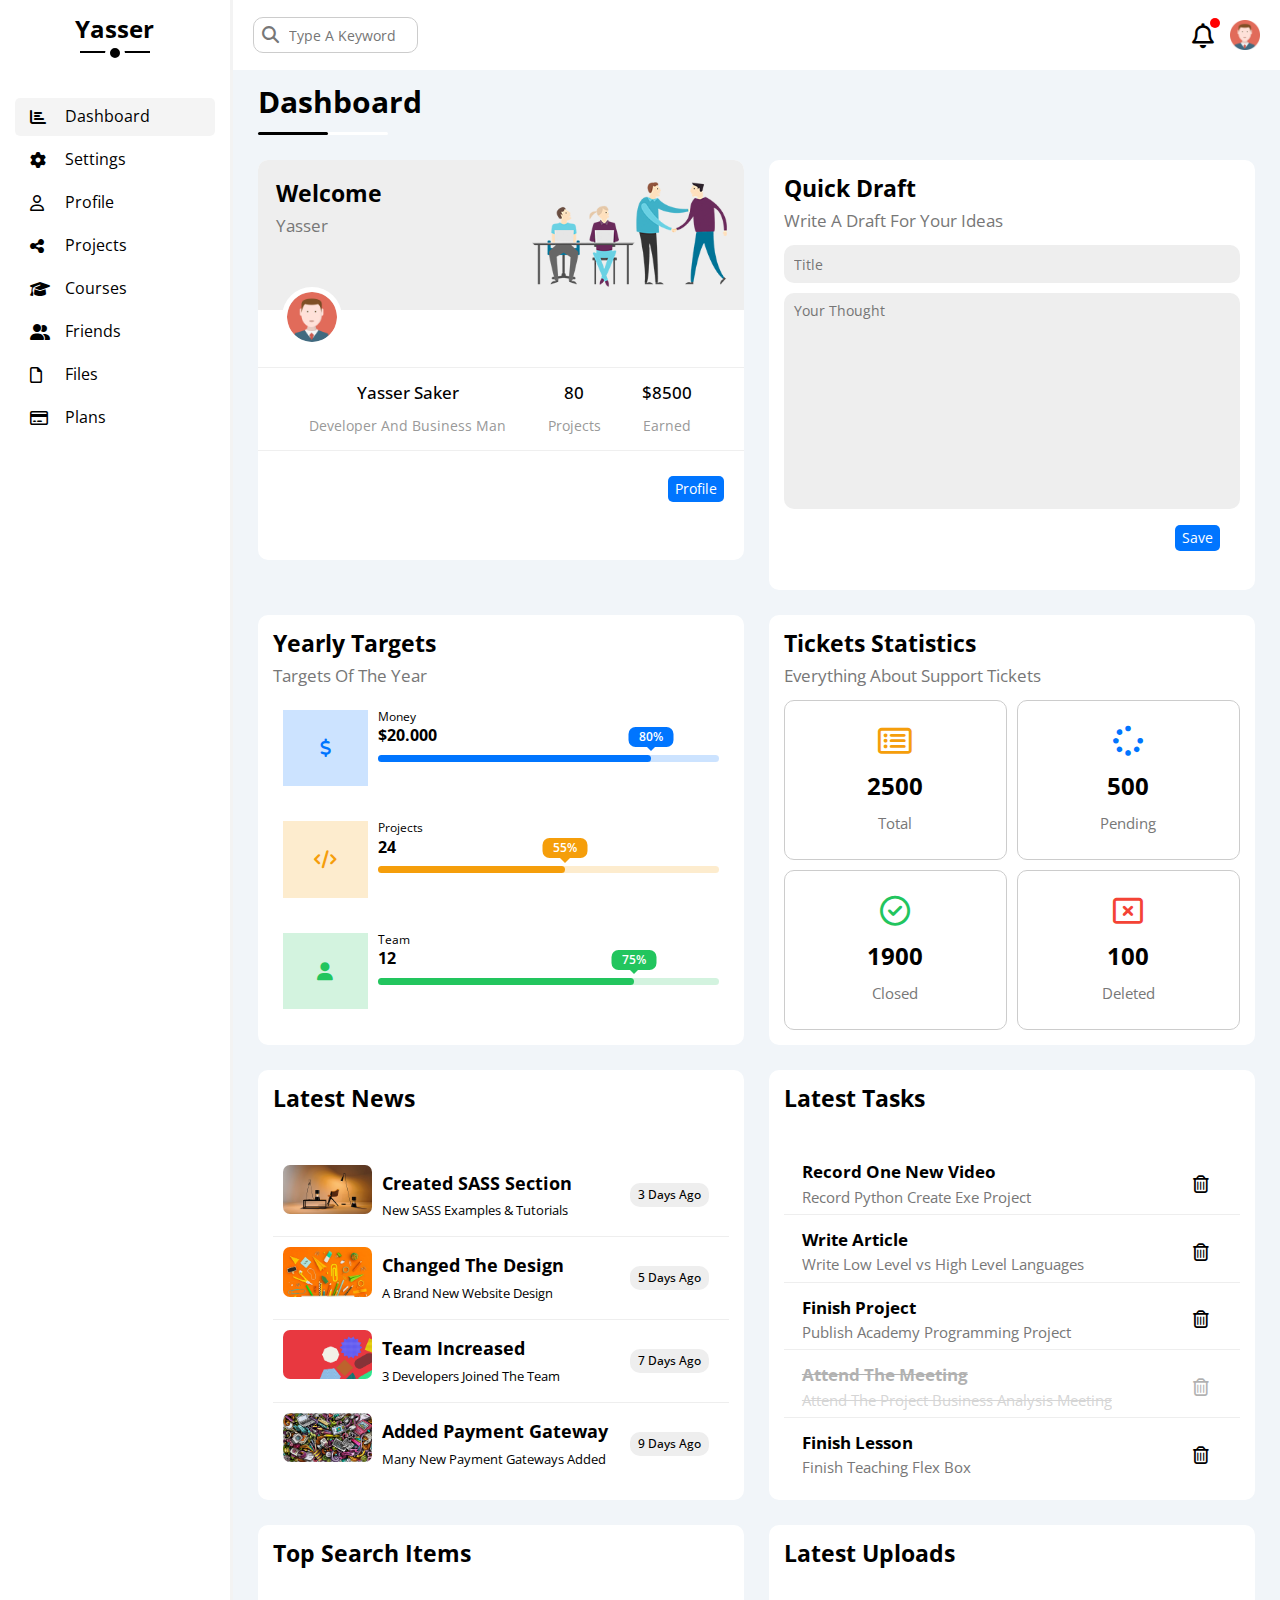
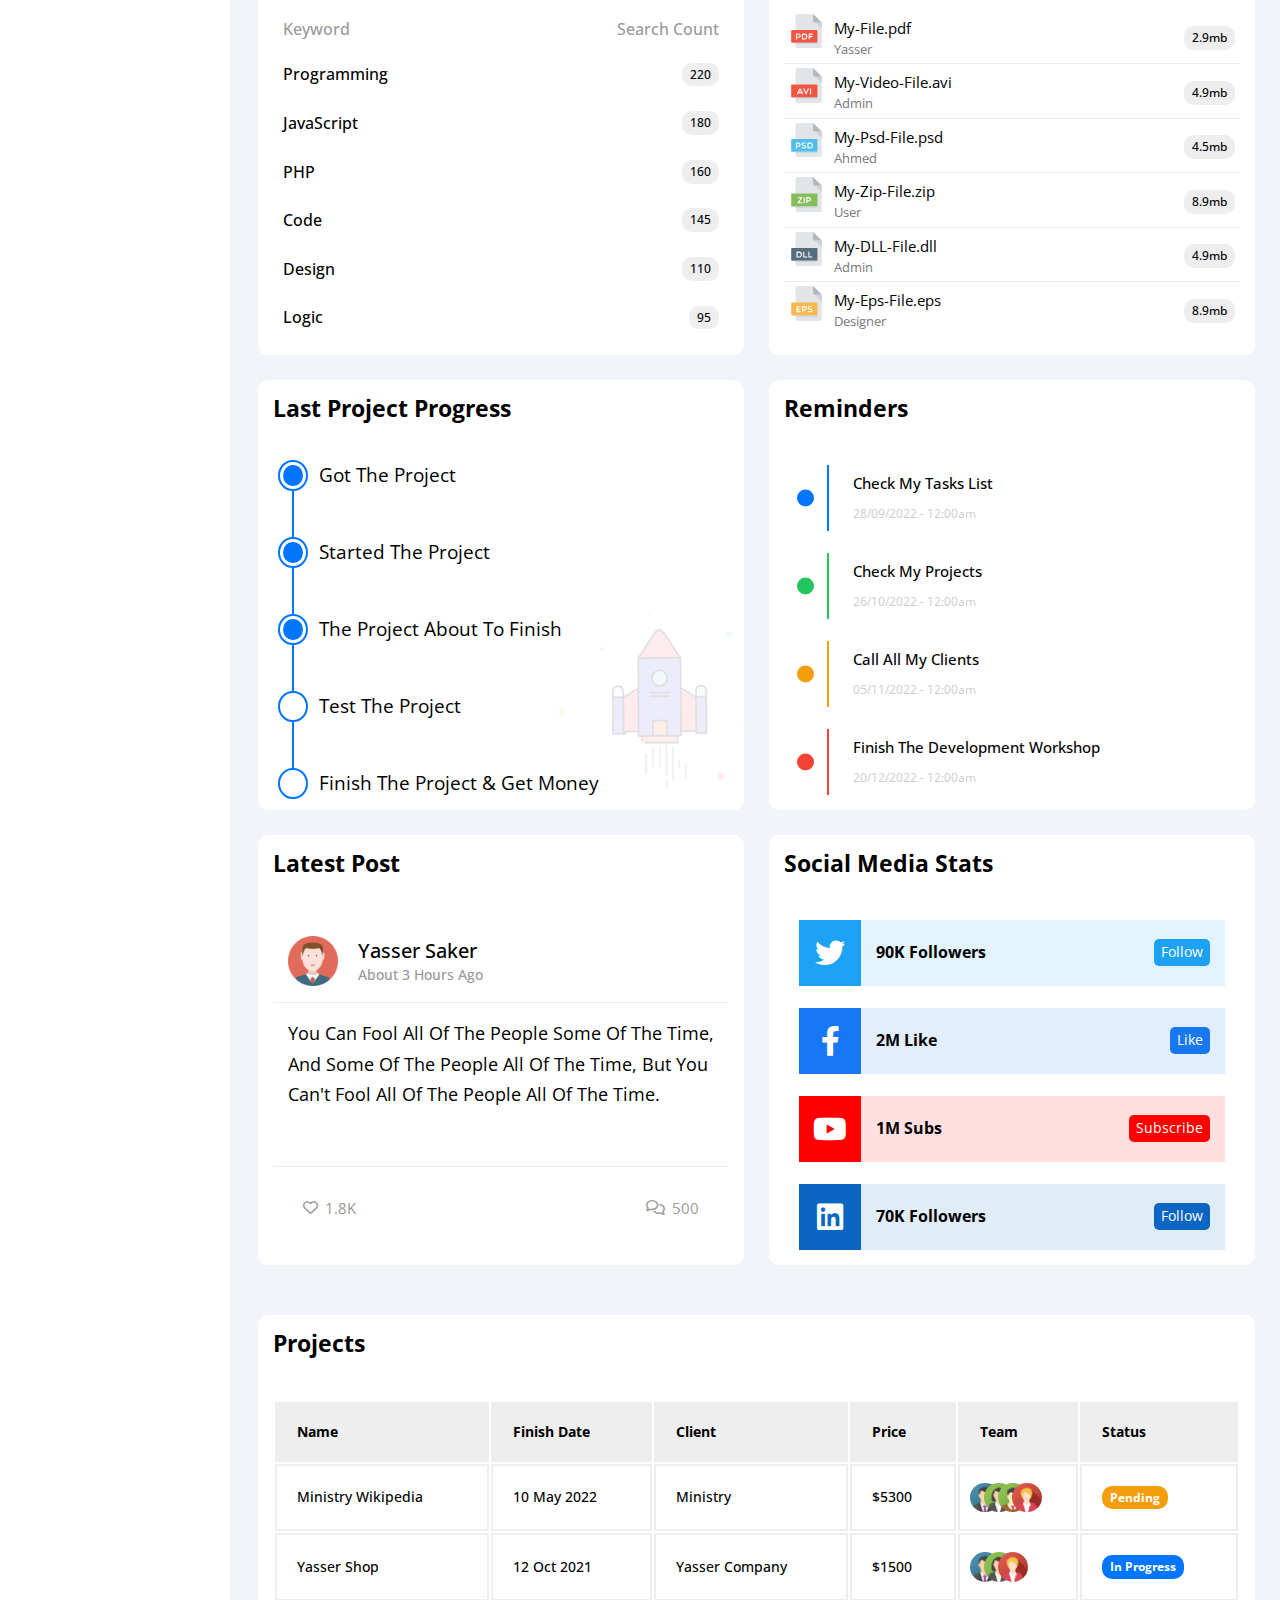
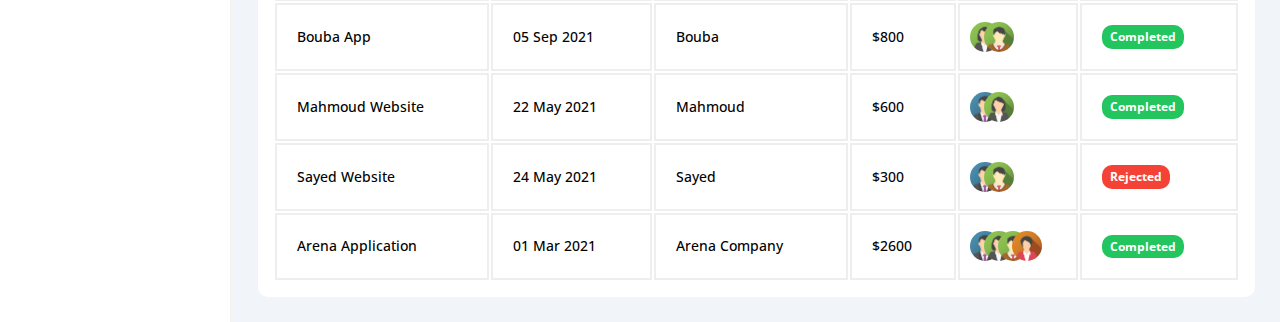
<file: index.html>
<!DOCTYPE html>
<html lang="en">
  <head>
    <meta charset="UTF-8" />
    <meta name="viewport" content="width=device-width, initial-scale=1.0" />
    <link rel="stylesheet" href="./styles/all.min.css" />
    <link rel="stylesheet" href="./styles/normalize.css" />
    <link rel="stylesheet" href="./styles/framework.css" />
    <link rel="stylesheet" href="./styles/bars.css" />
    <link rel="stylesheet" href="./styles/main.css" />
    <link rel="preconnect" href="https://fonts.googleapis.com" />
    <link rel="preconnect" href="https://fonts.gstatic.com" crossorigin />
    <link
      href="https://fonts.googleapis.com/css2?family=Open+Sans:wght@300;400;500;600;700;800&display=swap"
      rel="stylesheet"
    />
    <title>Dashboard</title>
  </head>
  <body>
    <div class="page">
      <div class="sidebar">
        <div class="logo">
          <h2>Yasser</h2>
        </div>
        <div class="menu">
          <ul>
            <li class="active">
              <a href="./index.html"
                ><i class="fa-solid fa-chart-bar"></i> Dashboard</a
              >
            </li>
            <li>
              <a href="./settings.html"
                ><i class="fa-solid fa-gear"></i> Settings</a
              >
            </li>
            <li>
              <a href="./profile.html"
                ><i class="fa-regular fa-user"></i> Profile</a
              >
            </li>
            <li>
              <a href="./projects.html"
                ><i class="fa-solid fa-share-nodes"></i> Projects</a
              >
            </li>
            <li>
              <a href="./courses.html"
                ><i class="fa-solid fa-graduation-cap"></i> Courses</a
              >
            </li>
            <li>
              <a href="./friends.html"
                ><i class="fa-solid fa-user-group"></i> Friends</a
              >
            </li>
            <li>
              <a href="./files.html"
                ><i class="fa-regular fa-file"></i> Files</a
              >
            </li>
            <li>
              <a href="./plans.html"
                ><i class="fa-regular fa-credit-card"></i> Plans</a
              >
            </li>
          </ul>
        </div>
      </div>
      <div class="content">
        <header>
          <div class="search">
            <i class="fa-solid fa-magnifying-glass"></i>
            <input type="text" placeholder="Type A Keyword" />
          </div>
          <nav>
            <div class="icon">
              <i class="fa-regular fa-bell"></i>
            </div>
            <div class="pic">
              <img src="./assets/media/pics/avatar.png" alt="" />
            </div>
          </nav>
        </header>
        <div class="dashboard">
          <div class="title">
            <h2>Dashboard</h2>
          </div>
          <div class="boxes boxes_twos">
            <div class="box welcome">
              <header>
                <div class="box_title">
                  <h2>Welcome</h2>
                  <p>Yasser</p>
                </div>
                <div class="pic">
                  <img src="./assets/media/pics/welcome.png" alt="" />
                </div>
              </header>
              <div class="content">
                <div class="table">
                  <div class="block">
                    <h2>Yasser Saker</h2>
                    <p>Developer And Business Man</p>
                  </div>
                  <div class="block">
                    <h2>80</h2>
                    <p>Projects</p>
                  </div>
                  <div class="block">
                    <h2>$8500</h2>
                    <p>Earned</p>
                  </div>
                </div>
                <div class="btn">
                  <a href="#profile">Profile</a>
                </div>
              </div>
            </div>
            <div class="box draft">
              <div class="box_title">
                <h2>Quick Draft</h2>
                <p>Write A Draft For Your Ideas</p>
              </div>
              <div class="content">
                <div class="inputs">
                  <input type="text" placeholder="Title" />
                  <textarea
                    name=""
                    id=""
                    cols="30"
                    rows="10"
                    placeholder="Your Thought"
                  ></textarea>
                </div>
                <div class="btn">
                  <a href="#save">Save</a>
                </div>
              </div>
            </div>
            <div class="box yearly_targets">
              <div class="box_title">
                <h2>Yearly Targets</h2>
                <p>Targets Of The Year</p>
              </div>
              <div class="content">
                <div class="block">
                  <div class="logo">
                    <i class="fa-solid fa-dollar-sign"></i>
                  </div>
                  <div class="stats">
                    <div class="text">
                      <h2>Money</h2>
                      <p>$20.000</p>
                    </div>
                    <div class="empty">
                      <span class="colored" style="width: 80%"></span>
                    </div>
                  </div>
                </div>
                <div class="block">
                  <div class="logo">
                    <i class="fa-solid fa-code"></i>
                  </div>
                  <div class="stats">
                    <div class="text">
                      <h2>Projects</h2>
                      <p>24</p>
                    </div>
                    <div class="empty">
                      <span class="colored" style="width: 55%"></span>
                    </div>
                  </div>
                </div>
                <div class="block">
                  <div class="logo">
                    <i class="fa-solid fa-user"></i>
                  </div>
                  <div class="stats">
                    <div class="text">
                      <h2>Team</h2>
                      <p>12</p>
                    </div>
                    <div class="empty">
                      <span class="colored" style="width: 75%"></span>
                    </div>
                  </div>
                </div>
              </div>
            </div>
            <div class="box tickets">
              <div class="box_title">
                <h2>Tickets Statistics</h2>
                <p>Everything About Support Tickets</p>
              </div>
              <div class="content">
                <div class="block">
                  <i class="fa-regular fa-rectangle-list"></i>
                  <h2>2500</h2>
                  <p>Total</p>
                </div>
                <div class="block">
                  <i class="fa-solid fa-spinner"></i>
                  <h2>500</h2>
                  <p>Pending</p>
                </div>
                <div class="block">
                  <i class="fa-regular fa-circle-check"></i>
                  <h2>1900</h2>
                  <p>Closed</p>
                </div>
                <div class="block">
                  <i class="fa-regular fa-rectangle-xmark"></i>
                  <h2>100</h2>
                  <p>Deleted</p>
                </div>
              </div>
            </div>
            <div class="box news">
              <div class="box_title">
                <h2>Latest News</h2>
              </div>
              <div class="content">
                <div class="block">
                  <div class="pic">
                    <img src="./assets/media/pics/news-01.png" alt="" />
                  </div>
                  <div class="text">
                    <h2>Created SASS Section</h2>
                    <p>New SASS Examples & Tutorials</p>
                  </div>
                  <div class="my_info">3 Days Ago</div>
                </div>
                <div class="block">
                  <div class="pic">
                    <img src="./assets/media/pics/news-02.png" alt="" />
                  </div>
                  <div class="text">
                    <h2>Changed The Design</h2>
                    <p>A Brand New Website Design</p>
                  </div>
                  <div class="my_info">5 Days Ago</div>
                </div>
                <div class="block">
                  <div class="pic">
                    <img src="./assets/media/pics/news-03.png" alt="" />
                  </div>
                  <div class="text">
                    <h2>Team Increased</h2>
                    <p>3 Developers Joined The Team</p>
                  </div>
                  <div class="my_info">7 Days Ago</div>
                </div>
                <div class="block">
                  <div class="pic">
                    <img src="./assets/media/pics/news-04.png" alt="" />
                  </div>
                  <div class="text">
                    <h2>Added Payment Gateway</h2>
                    <p>Many New Payment Gateways Added</p>
                  </div>
                  <div class="my_info">9 Days Ago</div>
                </div>
              </div>
            </div>
            <div class="box tasks">
              <div class="box_title">
                <h2>Latest Tasks</h2>
              </div>
              <div class="content">
                <div class="block">
                  <div class="text">
                    <h2>Record One New Video</h2>
                    <p>Record Python Create Exe Project</p>
                  </div>
                  <i class="fa-regular fa-trash-can"></i>
                </div>
                <div class="block">
                  <div class="text">
                    <h2>Write Article</h2>
                    <p>Write Low Level vs High Level Languages</p>
                  </div>
                  <i class="fa-regular fa-trash-can"></i>
                </div>
                <div class="block">
                  <div class="text">
                    <h2>Finish Project</h2>
                    <p>Publish Academy Programming Project</p>
                  </div>
                  <i class="fa-regular fa-trash-can"></i>
                </div>
                <div class="block done">
                  <div class="text">
                    <h2>Attend The Meeting</h2>
                    <p>Attend The Project Business Analysis Meeting</p>
                  </div>
                  <i class="fa-regular fa-trash-can"></i>
                </div>
                <div class="block">
                  <div class="text">
                    <h2>Finish Lesson</h2>
                    <p>Finish Teaching Flex Box</p>
                  </div>
                  <i class="fa-regular fa-trash-can"></i>
                </div>
              </div>
            </div>
            <div class="box search">
              <div class="box_title">
                <h2>Top Search Items</h2>
              </div>
              <div class="content">
                <div class="topic">
                  <h2>Keyword</h2>
                  <p>Search Count</p>
                </div>
                <div class="block">
                  <h2>Programming</h2>
                  <div class="my_info">220</div>
                </div>
                <div class="block">
                  <h2>JavaScript</h2>
                  <div class="my_info">180</div>
                </div>
                <div class="block">
                  <h2>PHP</h2>
                  <div class="my_info">160</div>
                </div>
                <div class="block">
                  <h2>Code</h2>
                  <div class="my_info">145</div>
                </div>
                <div class="block">
                  <h2>Design</h2>
                  <div class="my_info">110</div>
                </div>
                <div class="block">
                  <h2>Logic</h2>
                  <div class="my_info">95</div>
                </div>
              </div>
            </div>
            <div class="box uploads">
              <div class="box_title">
                <h2>Latest Uploads</h2>
              </div>
              <div class="content">
                <div class="block">
                  <div class="pic">
                    <img src="./assets/media/pics/pdf.svg" alt="" />
                  </div>
                  <div class="text">
                    <h2>My-File.pdf</h2>
                    <p>Yasser</p>
                  </div>
                  <div class="my_info">2.9mb</div>
                </div>
                <div class="block">
                  <div class="pic">
                    <img src="./assets/media/pics/avi.svg" alt="" />
                  </div>
                  <div class="text">
                    <h2>My-Video-File.avi</h2>
                    <p>Admin</p>
                  </div>
                  <div class="my_info">4.9mb</div>
                </div>
                <div class="block">
                  <div class="pic">
                    <img src="./assets/media/pics/psd.svg" alt="" />
                  </div>
                  <div class="text">
                    <h2>My-Psd-File.psd</h2>
                    <p>Ahmed</p>
                  </div>
                  <div class="my_info">4.5mb</div>
                </div>
                <div class="block">
                  <div class="pic">
                    <img src="./assets/media/pics/zip.svg" alt="" />
                  </div>
                  <div class="text">
                    <h2>My-Zip-File.zip</h2>
                    <p>User</p>
                  </div>
                  <div class="my_info">8.9mb</div>
                </div>
                <div class="block">
                  <div class="pic">
                    <img src="./assets/media/pics/dll.svg" alt="" />
                  </div>
                  <div class="text">
                    <h2>My-DLL-File.dll</h2>
                    <p>Admin</p>
                  </div>
                  <div class="my_info">4.9mb</div>
                </div>
                <div class="block">
                  <div class="pic">
                    <img src="./assets/media/pics/eps.svg" alt="" />
                  </div>
                  <div class="text">
                    <h2>My-Eps-File.eps</h2>
                    <p>Designer</p>
                  </div>
                  <div class="my_info">8.9mb</div>
                </div>
              </div>
            </div>
            <div class="box progress">
              <div class="box_title">
                <h2>Last Project Progress</h2>
              </div>
              <div class="content">
                <div class="line"></div>
                <div class="block done">
                  <div class="dot"></div>
                  <h2>Got The Project</h2>
                </div>
                <div class="block done">
                  <div class="dot"></div>
                  <h2>Started The Project</h2>
                </div>
                <div class="block done">
                  <div class="dot"></div>
                  <h2>The Project About To Finish</h2>
                </div>
                <div class="block current">
                  <div class="dot"></div>
                  <h2>Test The Project</h2>
                </div>
                <div class="block not_done">
                  <div class="dot"></div>
                  <h2>Finish The Project & Get Money</h2>
                </div>
                <div class="rocket">
                  <img src="./assets/media/pics/project.png" alt="" />
                </div>
              </div>
            </div>
            <div class="box reminders">
              <div class="box_title">
                <h2>Reminders</h2>
              </div>
              <div class="content">
                <div class="block">
                  <div class="dot"></div>
                  <div class="text">
                    <h2>Check My Tasks List</h2>
                    <p>28/09/2022 - 12:00am</p>
                  </div>
                </div>
                <div class="block">
                  <div class="dot"></div>
                  <div class="text">
                    <h2>Check My Projects</h2>
                    <p>26/10/2022 - 12:00am</p>
                  </div>
                </div>
                <div class="block">
                  <div class="dot"></div>
                  <div class="text">
                    <h2>Call All My Clients</h2>
                    <p>05/11/2022 - 12:00am</p>
                  </div>
                </div>
                <div class="block">
                  <div class="dot"></div>
                  <div class="text">
                    <h2>Finish The Development Workshop</h2>
                    <p>20/12/2022 - 12:00am</p>
                  </div>
                </div>
              </div>
            </div>
            <div class="box latest">
              <div class="box_title">
                <h2>Latest Post</h2>
              </div>
              <div class="content">
                <div class="person">
                  <div class="avatar">
                    <img src="./assets/media/pics/avatar.png" alt="" />
                  </div>
                  <div class="text">
                    <h2>Yasser Saker</h2>
                    <p>About 3 Hours Ago</p>
                  </div>
                </div>
                <div class="text">
                  <h2>
                    You Can Fool All Of The People Some Of The Time, And Some Of
                    The People All Of The Time, But You Can't Fool All Of The
                    People All Of The Time.
                  </h2>
                </div>
                <div class="reacting">
                  <div class="loves">
                    <i class="fa-regular fa-heart"></i>
                    <p>1.8K</p>
                  </div>
                  <div class="comments">
                    <i class="fa-regular fa-comments"></i>
                    <p>500</p>
                  </div>
                </div>
              </div>
            </div>
            <div class="box social">
              <div class="box_title">
                <h2>Social Media Stats</h2>
              </div>
              <div class="content">
                <div class="block">
                  <div class="logo">
                    <i class="fa-brands fa-twitter"></i>
                  </div>
                  <div class="followers">
                    <h2>90K Followers</h2>
                    <div class="btn">
                      <a href="#follow">Follow</a>
                    </div>
                  </div>
                </div>
                <div class="block">
                  <div class="logo">
                    <i class="fa-brands fa-facebook-f"></i>
                  </div>
                  <div class="followers">
                    <h2>2M Like</h2>
                    <div class="btn">
                      <a href="#like">Like</a>
                    </div>
                  </div>
                </div>
                <div class="block">
                  <div class="logo">
                    <i class="fa-brands fa-youtube"></i>
                  </div>
                  <div class="followers">
                    <h2>1M Subs</h2>
                    <div class="btn">
                      <a href="#subscribe">Subscribe</a>
                    </div>
                  </div>
                </div>
                <div class="block">
                  <div class="logo">
                    <i class="fa-brands fa-linkedin"></i>
                  </div>
                  <div class="followers">
                    <h2>70K Followers</h2>
                    <div class="btn">
                      <a href="#follow">Follow</a>
                    </div>
                  </div>
                </div>
              </div>
            </div>
          </div>
          <div class="boxes boxes_ones">
            <div class="box projects">
              <div class="box_title">
                <h2>Projects</h2>
              </div>
              <div class="content">
                <table>
                  <thead>
                    <td>Name</td>
                    <td>Finish Date</td>
                    <td>Client</td>
                    <td>Price</td>
                    <td>Team</td>
                    <td>Status</td>
                  </thead>
                  <tr>
                    <td>Ministry Wikipedia</td>
                    <td>10 May 2022</td>
                    <td>Ministry</td>
                    <td>$5300</td>
                    <td>
                      <img src="./assets/media/pics/team-01.png" alt="" />
                      <img src="./assets/media/pics/team-02.png" alt="" />
                      <img src="./assets/media/pics/team-03.png" alt="" />
                      <img src="./assets/media/pics/team-05.png" alt="" />
                    </td>
                    <td>
                      <div class="my_info pending">Pending</div>
                    </td>
                  </tr>
                  <tr>
                    <td>Yasser Shop</td>
                    <td>12 Oct 2021</td>
                    <td>Yasser Company</td>
                    <td>$1500</td>
                    <td>
                      <img src="./assets/media/pics/team-01.png" alt="" />
                      <img src="./assets/media/pics/team-02.png" alt="" />
                      <img src="./assets/media/pics/team-05.png" alt="" />
                    </td>
                    <td>
                      <div class="my_info progress">In Progress</div>
                    </td>
                  </tr>
                  <tr>
                    <td>Bouba App</td>
                    <td>05 Sep 2021</td>
                    <td>Bouba</td>
                    <td>$800</td>
                    <td>
                      <img src="./assets/media/pics/team-02.png" alt="" />
                      <img src="./assets/media/pics/team-03.png" alt="" />
                    </td>
                    <td>
                      <div class="my_info complete">Completed</div>
                    </td>
                  </tr>
                  <tr>
                    <td>Mahmoud Website</td>
                    <td>22 May 2021</td>
                    <td>Mahmoud</td>
                    <td>$600</td>
                    <td>
                      <img src="./assets/media/pics/team-01.png" alt="" />
                      <img src="./assets/media/pics/team-02.png" alt="" />
                    </td>
                    <td>
                      <div class="my_info complete">Completed</div>
                    </td>
                  </tr>
                  <tr>
                    <td>Sayed Website</td>
                    <td>24 May 2021</td>
                    <td>Sayed</td>
                    <td>$300</td>
                    <td>
                      <img src="./assets/media/pics/team-01.png" alt="" />
                      <img src="./assets/media/pics/team-03.png" alt="" />
                    </td>
                    <td>
                      <div class="my_info reject">Rejected</div>
                    </td>
                  </tr>
                  <tr>
                    <td>Arena Application</td>
                    <td>01 Mar 2021</td>
                    <td>Arena Company</td>
                    <td>$2600</td>
                    <td>
                      <img src="./assets/media/pics/team-01.png" alt="" />
                      <img src="./assets/media/pics/team-02.png" alt="" />
                      <img src="./assets/media/pics/team-03.png" alt="" />
                      <img src="./assets/media/pics/team-04.png" alt="" />
                    </td>
                    <td>
                      <div class="my_info complete">Completed</div>
                    </td>
                  </tr>
                </table>
                <!-- <div class="footer"></div> -->
              </div>
            </div>
          </div>
        </div>
      </div>
    </div>
  </body>
</html>
</file>
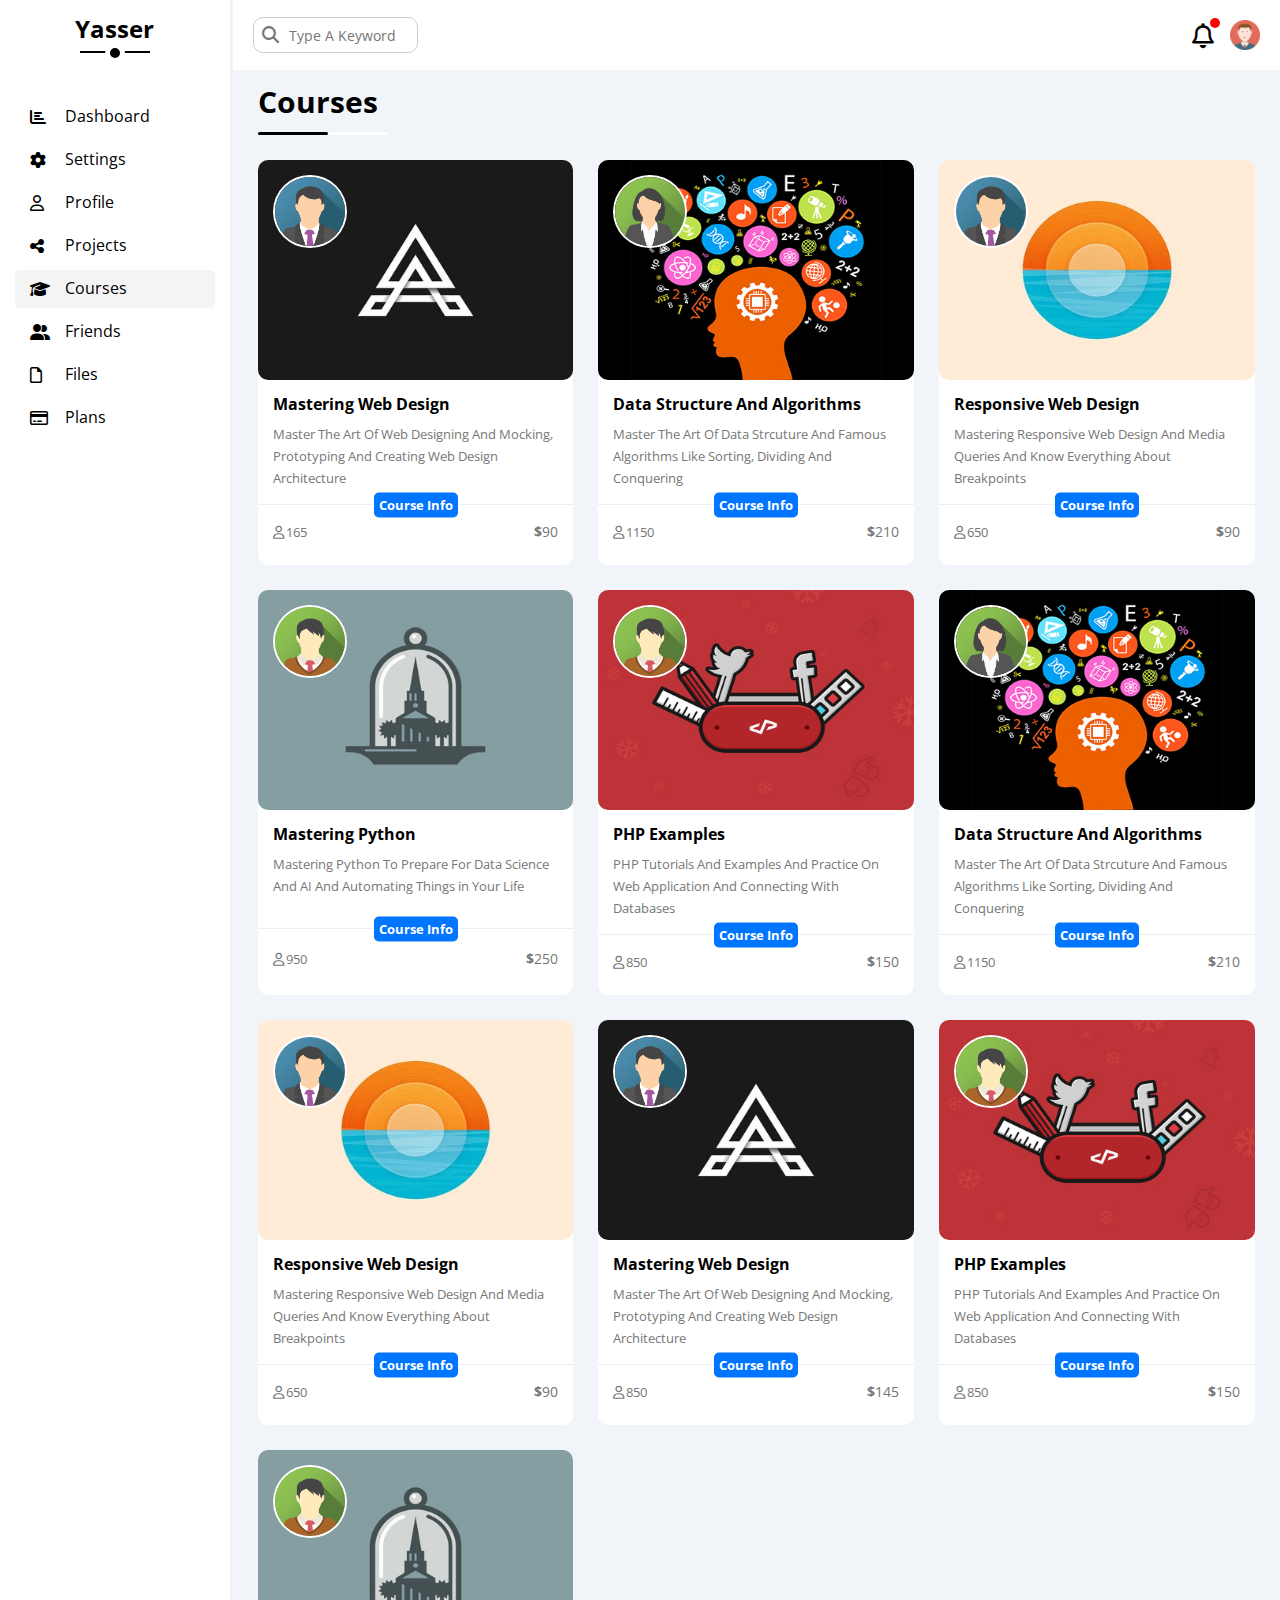
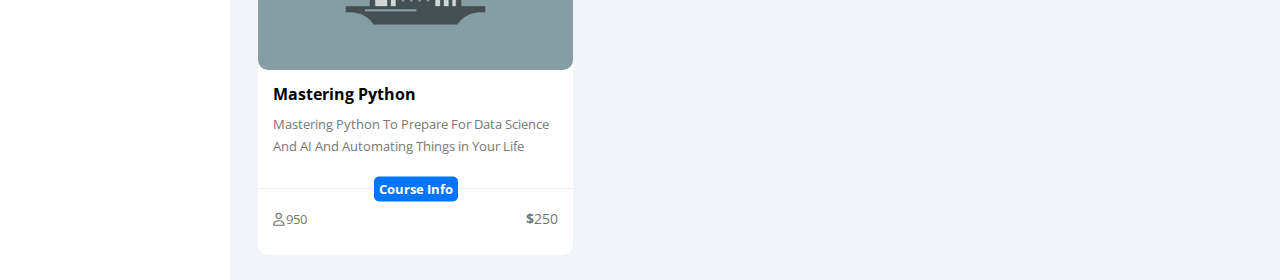
<file: courses.html>
<!DOCTYPE html>
<html lang="en">
  <head>
    <meta charset="UTF-8" />
    <meta name="description" content="My Own Webpage" />
    <meta name="viewport" content="width=device-width, initial-scale=1.0" />
    <link rel="stylesheet" href="./styles/all.min.css" />
    <link rel="stylesheet" href="./styles/normalize.css" />
    <link rel="stylesheet" href="./styles/framework.css" />
    <link rel="stylesheet" href="./styles/bars.css" />
    <link rel="stylesheet" href="./styles/main.css" />
    <link rel="preconnect" href="https://fonts.googleapis.com" />
    <link rel="preconnect" href="https://fonts.gstatic.com" crossorigin />
    <link
      href="https://fonts.googleapis.com/css2?family=Open+Sans:wght@300;400;500;600;700;800&display=swap"
      rel="stylesheet"
    />
    <title>Courses</title>
  </head>
  <body>
    <div class="page">
      <div class="sidebar">
        <div class="logo">
          <h2>Yasser</h2>
        </div>
        <div class="menu">
          <ul>
            <li>
              <a href="./index.html"
                ><i class="fa-solid fa-chart-bar"></i> Dashboard</a
              >
            </li>
            <li>
              <a href="./settings.html"
                ><i class="fa-solid fa-gear"></i> Settings</a
              >
            </li>

            <li>
              <a href="./profile.html"
                ><i class="fa-regular fa-user"></i> Profile</a
              >
            </li>
            <li>
              <a href="./projects.html"
                ><i class="fa-solid fa-share-nodes"></i> Projects</a
              >
            </li>
            <li class="active">
              <a href="./courses.html"
                ><i class="fa-solid fa-graduation-cap"></i> Courses</a
              >
            </li>
            <li>
              <a href="./friends.html"
                ><i class="fa-solid fa-user-group"></i> Friends</a
              >
            </li>
            <li>
              <a href="./files.html"
                ><i class="fa-regular fa-file"></i> Files</a
              >
            </li>
            <li>
              <a href="./plans.html"
                ><i class="fa-regular fa-credit-card"></i> Plans</a
              >
            </li>
          </ul>
        </div>
      </div>
      <div class="content">
        <header>
          <div class="search">
            <i class="fa-solid fa-magnifying-glass"></i>
            <input type="text" placeholder="Type A Keyword" />
          </div>
          <nav>
            <div class="icon">
              <i class="fa-regular fa-bell"></i>
            </div>
            <div class="pic">
              <img src="./assets/media/pics/avatar.png" alt="" />
            </div>
          </nav>
        </header>
        <div class="dashboard">
          <div class="title">
            <h2>Courses</h2>
          </div>
          <div class="boxes courese_boxes">
            <div class="box">
              <div class="pics">
                <div class="logo">
                  <img src="./assets/media/pics/team-01.png" alt="" />
                </div>
                <div class="banner">
                  <img src="./assets/media/pics/course-01.jpg" alt="" />
                </div>
              </div>

              <div class="text">
                <h2>Mastering Web Design</h2>
                <p>
                  Master The Art Of Web Designing And Mocking, Prototyping And
                  Creating Web Design Architecture
                </p>
              </div>

              <div class="members_and_price">
                <div class="members">
                  <i class="fa-regular fa-user"></i>
                  <p>165</p>
                </div>
                <div class="price"><span>$</span> 90</div>
              </div>
            </div>

            <div class="box">
              <div class="pics">
                <div class="logo">
                  <img src="./assets/media/pics/team-02.png" alt="" />
                </div>
                <div class="banner">
                  <img src="./assets/media/pics/course-02.jpg" alt="" />
                </div>
              </div>

              <div class="text">
                <h2>Data Structure And Algorithms</h2>
                <p>
                  Master The Art Of Data Strcuture And Famous Algorithms Like
                  Sorting, Dividing And Conquering
                </p>
              </div>

              <div class="members_and_price">
                <div class="members">
                  <i class="fa-regular fa-user"></i>
                  <p>1150</p>
                </div>
                <div class="price"><span>$</span> 210</div>
              </div>
            </div>

            <div class="box">
              <div class="pics">
                <div class="logo">
                  <img src="./assets/media/pics/team-01.png" alt="" />
                </div>
                <div class="banner">
                  <img src="./assets/media/pics/course-03.jpg" alt="" />
                </div>
              </div>

              <div class="text">
                <h2>Responsive Web Design</h2>
                <p>
                  Mastering Responsive Web Design And Media Queries And Know
                  Everything About Breakpoints
                </p>
              </div>

              <div class="members_and_price">
                <div class="members">
                  <i class="fa-regular fa-user"></i>
                  <p>650</p>
                </div>
                <div class="price"><span>$</span> 90</div>
              </div>
            </div>

            <div class="box">
              <div class="pics">
                <div class="logo">
                  <img src="./assets/media/pics/team-03.png" alt="" />
                </div>
                <div class="banner">
                  <img src="./assets/media/pics/course-04.jpg" alt="" />
                </div>
              </div>

              <div class="text">
                <h2>Mastering Python</h2>
                <p>
                  Mastering Python To Prepare For Data Science And AI And
                  Automating Things in Your Life
                </p>
              </div>

              <div class="members_and_price">
                <div class="members">
                  <i class="fa-regular fa-user"></i>
                  <p>950</p>
                </div>
                <div class="price"><span>$</span> 250</div>
              </div>
            </div>

            <div class="box">
              <div class="pics">
                <div class="logo">
                  <img src="./assets/media/pics/team-03.png" alt="" />
                </div>
                <div class="banner">
                  <img src="./assets/media/pics/course-05.jpg" alt="" />
                </div>
              </div>

              <div class="text">
                <h2>PHP Examples</h2>
                <p>
                  PHP Tutorials And Examples And Practice On Web Application And
                  Connecting With Databases
                </p>
              </div>

              <div class="members_and_price">
                <div class="members">
                  <i class="fa-regular fa-user"></i>
                  <p>850</p>
                </div>
                <div class="price"><span>$</span> 150</div>
              </div>
            </div>

            <div class="box">
              <div class="pics">
                <div class="logo">
                  <img src="./assets/media/pics/team-02.png" alt="" />
                </div>
                <div class="banner">
                  <img src="./assets/media/pics/course-02.jpg" alt="" />
                </div>
              </div>

              <div class="text">
                <h2>Data Structure And Algorithms</h2>
                <p>
                  Master The Art Of Data Strcuture And Famous Algorithms Like
                  Sorting, Dividing And Conquering
                </p>
              </div>

              <div class="members_and_price">
                <div class="members">
                  <i class="fa-regular fa-user"></i>
                  <p>1150</p>
                </div>
                <div class="price"><span>$</span> 210</div>
              </div>
            </div>

            <div class="box">
              <div class="pics">
                <div class="logo">
                  <img src="./assets/media/pics/team-01.png" alt="" />
                </div>
                <div class="banner">
                  <img src="./assets/media/pics/course-03.jpg" alt="" />
                </div>
              </div>

              <div class="text">
                <h2>Responsive Web Design</h2>
                <p>
                  Mastering Responsive Web Design And Media Queries And Know
                  Everything About Breakpoints
                </p>
              </div>

              <div class="members_and_price">
                <div class="members">
                  <i class="fa-regular fa-user"></i>
                  <p>650</p>
                </div>
                <div class="price"><span>$</span> 90</div>
              </div>
            </div>

            <div class="box">
              <div class="pics">
                <div class="logo">
                  <img src="./assets/media/pics/team-01.png" alt="" />
                </div>
                <div class="banner">
                  <img src="./assets/media/pics/course-01.jpg" alt="" />
                </div>
              </div>

              <div class="text">
                <h2>Mastering Web Design</h2>
                <p>
                  Master The Art Of Web Designing And Mocking, Prototyping And
                  Creating Web Design Architecture
                </p>
              </div>

              <div class="members_and_price">
                <div class="members">
                  <i class="fa-regular fa-user"></i>
                  <p>850</p>
                </div>
                <div class="price"><span>$</span> 145</div>
              </div>
            </div>

            <div class="box">
              <div class="pics">
                <div class="logo">
                  <img src="./assets/media/pics/team-03.png" alt="" />
                </div>
                <div class="banner">
                  <img src="./assets/media/pics/course-05.jpg" alt="" />
                </div>
              </div>

              <div class="text">
                <h2>PHP Examples</h2>
                <p>
                  PHP Tutorials And Examples And Practice On Web Application And
                  Connecting With Databases
                </p>
              </div>

              <div class="members_and_price">
                <div class="members">
                  <i class="fa-regular fa-user"></i>
                  <p>850</p>
                </div>
                <div class="price"><span>$</span> 150</div>
              </div>
            </div>

            <div class="box">
              <div class="pics">
                <div class="logo">
                  <img src="./assets/media/pics/team-03.png" alt="" />
                </div>
                <div class="banner">
                  <img src="./assets/media/pics/course-04.jpg" alt="" />
                </div>
              </div>

              <div class="text">
                <h2>Mastering Python</h2>
                <p>
                  Mastering Python To Prepare For Data Science And AI And
                  Automating Things in Your Life
                </p>
              </div>

              <div class="members_and_price">
                <div class="members">
                  <i class="fa-regular fa-user"></i>
                  <p>950</p>
                </div>
                <div class="price"><span>$</span> 250</div>
              </div>
            </div>
          </div>
        </div>
      </div>
    </div>
  </body>
</html>
</file>
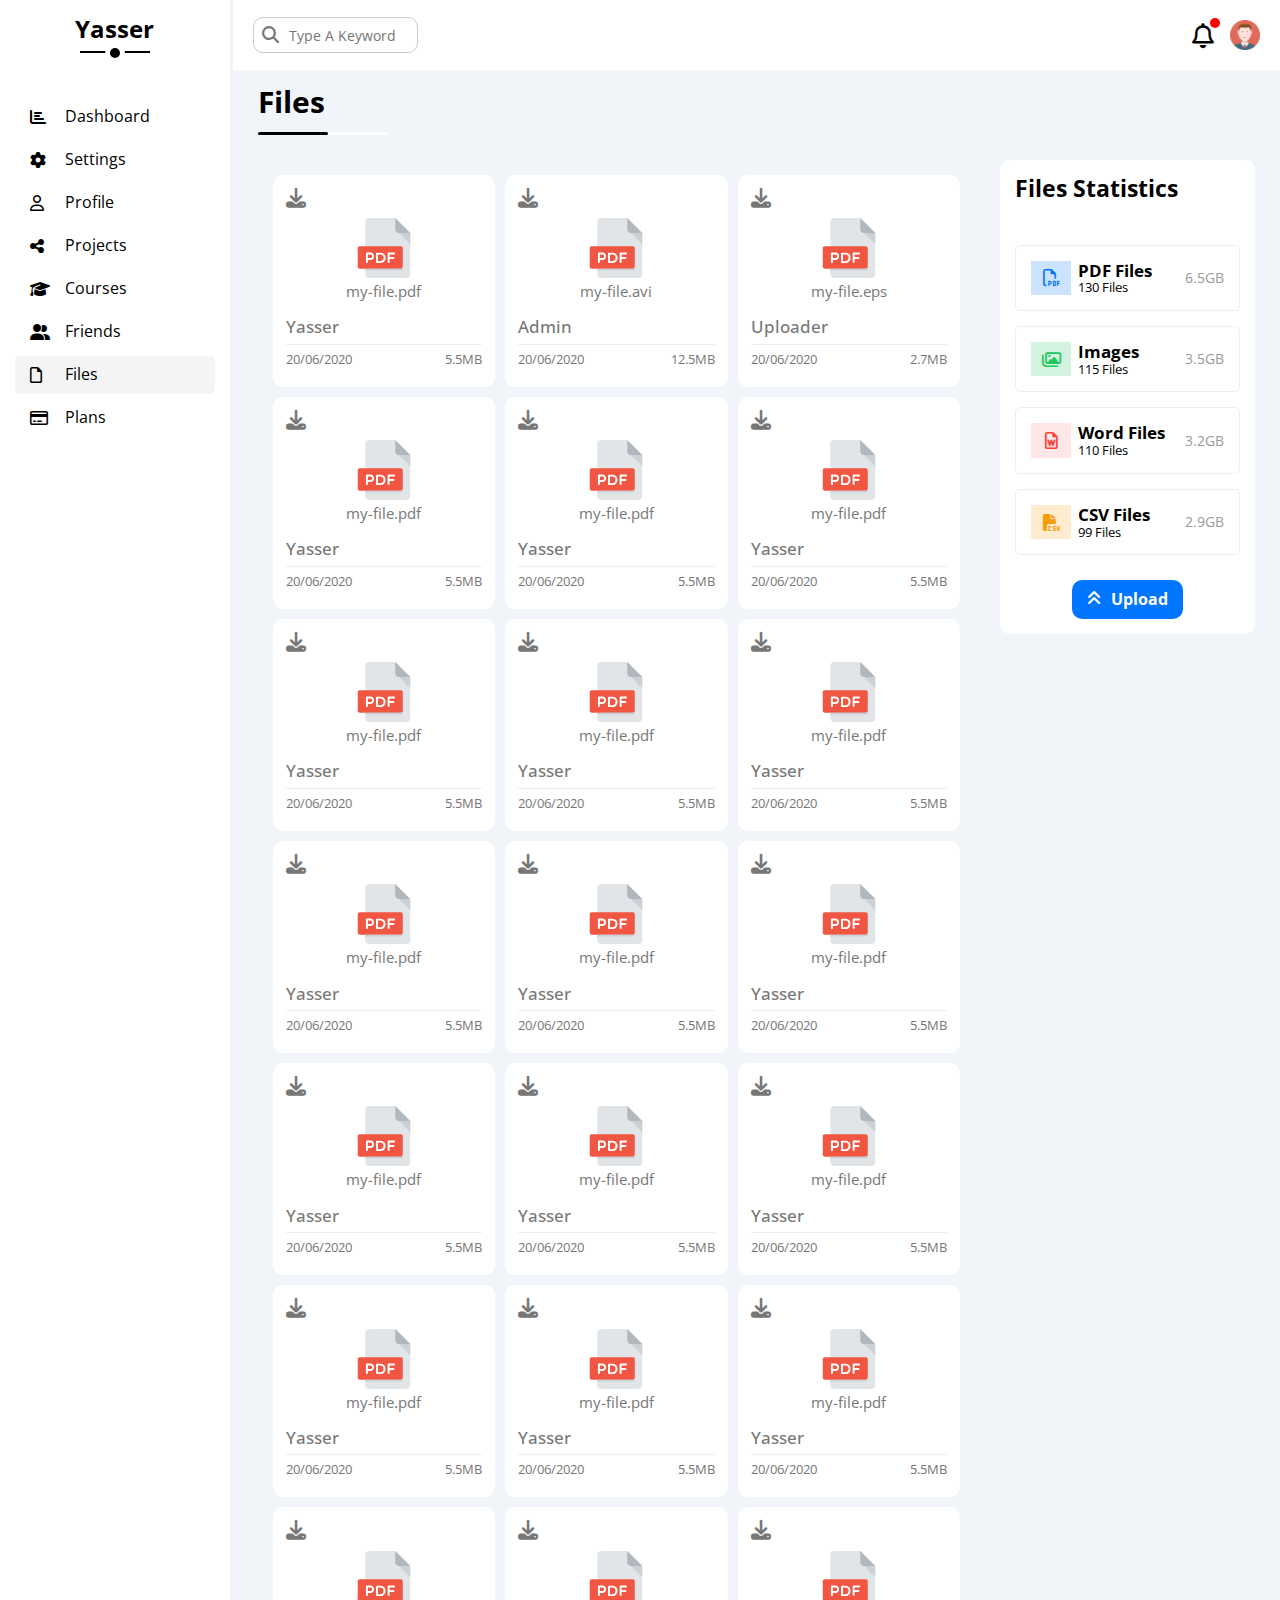
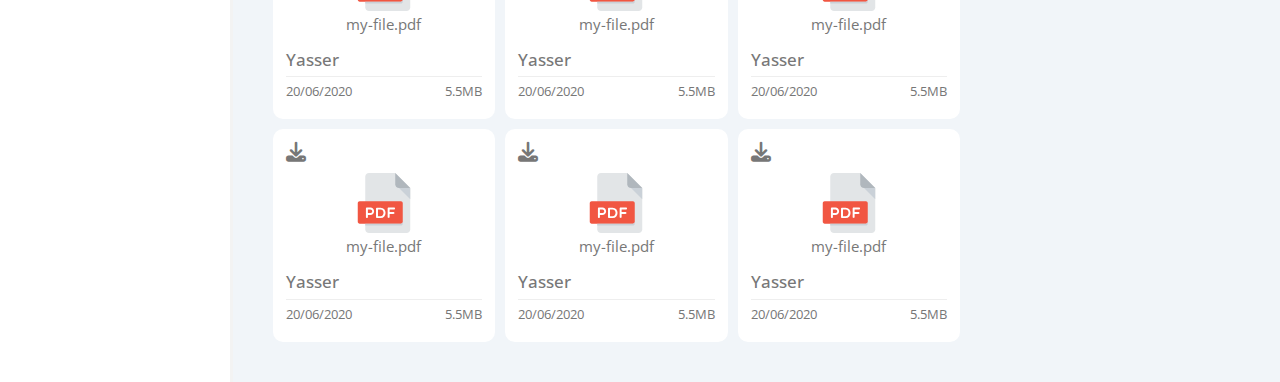
<file: files.html>
<!DOCTYPE html>
<html lang="en">
  <head>
    <meta charset="UTF-8" />
    <meta name="description" content="My Own Webpage" />
    <meta name="viewport" content="width=device-width, initial-scale=1.0" />
    <link rel="stylesheet" href="./styles/all.min.css" />
    <link rel="stylesheet" href="./styles/normalize.css" />
    <link rel="stylesheet" href="./styles/framework.css" />
    <link rel="stylesheet" href="./styles/bars.css" />
    <link rel="stylesheet" href="./styles/main.css" />
    <link rel="preconnect" href="https://fonts.googleapis.com" />
    <link rel="preconnect" href="https://fonts.gstatic.com" crossorigin />
    <link
      href="https://fonts.googleapis.com/css2?family=Open+Sans:wght@300;400;500;600;700;800&display=swap"
      rel="stylesheet"
    />
    <title>Files</title>
  </head>
  <body>
    <div class="page">
      <div class="sidebar">
        <div class="logo">
          <h2>Yasser</h2>
        </div>
        <div class="menu">
          <ul>
            <li>
              <a href="./index.html"
                ><i class="fa-solid fa-chart-bar"></i> Dashboard</a
              >
            </li>
            <li>
              <a href="./settings.html"
                ><i class="fa-solid fa-gear"></i> Settings</a
              >
            </li>

            <li>
              <a href="./profile.html"
                ><i class="fa-regular fa-user"></i> Profile</a
              >
            </li>
            <li>
              <a href="./projects.html"
                ><i class="fa-solid fa-share-nodes"></i> Projects</a
              >
            </li>
            <li>
              <a href="./courses.html"
                ><i class="fa-solid fa-graduation-cap"></i> Courses</a
              >
            </li>
            <li>
              <a href="./friends.html"
                ><i class="fa-solid fa-user-group"></i> Friends</a
              >
            </li>
            <li class="active">
              <a href="./files.html"
                ><i class="fa-regular fa-file"></i> Files</a
              >
            </li>
            <li>
              <a href="./plans.html"
                ><i class="fa-regular fa-credit-card"></i> Plans</a
              >
            </li>
          </ul>
        </div>
      </div>
      <div class="content">
        <header>
          <div class="search">
            <i class="fa-solid fa-magnifying-glass"></i>
            <input type="text" placeholder="Type A Keyword" />
          </div>
          <nav>
            <div class="icon">
              <i class="fa-regular fa-bell"></i>
            </div>
            <div class="pic">
              <img src="./assets/media/pics/avatar.png" alt="" />
            </div>
          </nav>
        </header>
        <div class="dashboard">
          <div class="title">
            <h2>Files</h2>
          </div>
          <div class="boxes files_boxes">
            <div class="box statistics">
              <div class="box_title">
                <h2>Files Statistics</h2>
              </div>
              <div class="content">
                <div class="block">
                  <div class="icon">
                    <i class="fa-regular fa-file-pdf"></i>
                  </div>
                  <div class="file_infos">
                    <h2>PDF Files</h2>
                    <p>130 Files</p>
                  </div>
                  <div class="file_size">
                    <p>6.5GB</p>
                  </div>
                </div>
                <div class="block">
                  <div class="icon">
                    <i class="fa-regular fa-images"></i>
                  </div>
                  <div class="file_infos">
                    <h2>Images</h2>
                    <p>115 Files</p>
                  </div>
                  <div class="file_size">
                    <p>3.5GB</p>
                  </div>
                </div>
                <div class="block">
                  <div class="icon">
                    <i class="fa-regular fa-file-word"></i>
                  </div>
                  <div class="file_infos">
                    <h2>Word Files</h2>
                    <p>110 Files</p>
                  </div>
                  <div class="file_size">
                    <p>3.2GB</p>
                  </div>
                </div>
                <div class="block">
                  <div class="icon">
                    <i class="fa-solid fa-file-csv"></i>
                  </div>
                  <div class="file_infos">
                    <h2>CSV Files</h2>
                    <p>99 Files</p>
                  </div>
                  <div class="file_size">
                    <p>2.9GB</p>
                  </div>
                </div>
                <div class="button">
                  <div class="upload_btn">
                    <i class="fa-solid fa-angles-up"></i>
                    <p>Upload</p>
                  </div>
                </div>
              </div>
            </div>
            <div class="box files">
              <div class="block">
                <div class="icon">
                  <i class="fa-solid fa-download"></i>
                </div>
                <div class="avatar">
                  <img src="./assets/media/pics/pdf.svg" alt="" />
                  <p>my-file.pdf</p>
                </div>
                <div class="uploder">
                  <h2>Yasser</h2>
                </div>
                <div class="date_and_size">
                  <p>20/06/2020</p>
                  <p>5.5MB</p>
                </div>
              </div>

              <div class="block">
                <div class="icon">
                  <i class="fa-solid fa-download"></i>
                </div>
                <div class="avatar">
                  <img src="./assets/media/pics/pdf.svg" alt="" />
                  <p>my-file.avi</p>
                </div>
                <div class="uploder">
                  <h2>Admin</h2>
                </div>
                <div class="date_and_size">
                  <p>20/06/2020</p>
                  <p>12.5MB</p>
                </div>
              </div>

              <div class="block">
                <div class="icon">
                  <i class="fa-solid fa-download"></i>
                </div>
                <div class="avatar">
                  <img src="./assets/media/pics/pdf.svg" alt="" />
                  <p>my-file.eps</p>
                </div>
                <div class="uploder">
                  <h2>Uploader</h2>
                </div>
                <div class="date_and_size">
                  <p>20/06/2020</p>
                  <p>2.7MB</p>
                </div>
              </div>

              <div class="block">
                <div class="icon">
                  <i class="fa-solid fa-download"></i>
                </div>
                <div class="avatar">
                  <img src="./assets/media/pics/pdf.svg" alt="" />
                  <p>my-file.pdf</p>
                </div>
                <div class="uploder">
                  <h2>Yasser</h2>
                </div>
                <div class="date_and_size">
                  <p>20/06/2020</p>
                  <p>5.5MB</p>
                </div>
              </div>

              <div class="block">
                <div class="icon">
                  <i class="fa-solid fa-download"></i>
                </div>
                <div class="avatar">
                  <img src="./assets/media/pics/pdf.svg" alt="" />
                  <p>my-file.pdf</p>
                </div>
                <div class="uploder">
                  <h2>Yasser</h2>
                </div>
                <div class="date_and_size">
                  <p>20/06/2020</p>
                  <p>5.5MB</p>
                </div>
              </div>

              <div class="block">
                <div class="icon">
                  <i class="fa-solid fa-download"></i>
                </div>
                <div class="avatar">
                  <img src="./assets/media/pics/pdf.svg" alt="" />
                  <p>my-file.pdf</p>
                </div>
                <div class="uploder">
                  <h2>Yasser</h2>
                </div>
                <div class="date_and_size">
                  <p>20/06/2020</p>
                  <p>5.5MB</p>
                </div>
              </div>

              <div class="block">
                <div class="icon">
                  <i class="fa-solid fa-download"></i>
                </div>
                <div class="avatar">
                  <img src="./assets/media/pics/pdf.svg" alt="" />
                  <p>my-file.pdf</p>
                </div>
                <div class="uploder">
                  <h2>Yasser</h2>
                </div>
                <div class="date_and_size">
                  <p>20/06/2020</p>
                  <p>5.5MB</p>
                </div>
              </div>

              <div class="block">
                <div class="icon">
                  <i class="fa-solid fa-download"></i>
                </div>
                <div class="avatar">
                  <img src="./assets/media/pics/pdf.svg" alt="" />
                  <p>my-file.pdf</p>
                </div>
                <div class="uploder">
                  <h2>Yasser</h2>
                </div>
                <div class="date_and_size">
                  <p>20/06/2020</p>
                  <p>5.5MB</p>
                </div>
              </div>

              <div class="block">
                <div class="icon">
                  <i class="fa-solid fa-download"></i>
                </div>
                <div class="avatar">
                  <img src="./assets/media/pics/pdf.svg" alt="" />
                  <p>my-file.pdf</p>
                </div>
                <div class="uploder">
                  <h2>Yasser</h2>
                </div>
                <div class="date_and_size">
                  <p>20/06/2020</p>
                  <p>5.5MB</p>
                </div>
              </div>

              <div class="block">
                <div class="icon">
                  <i class="fa-solid fa-download"></i>
                </div>
                <div class="avatar">
                  <img src="./assets/media/pics/pdf.svg" alt="" />
                  <p>my-file.pdf</p>
                </div>
                <div class="uploder">
                  <h2>Yasser</h2>
                </div>
                <div class="date_and_size">
                  <p>20/06/2020</p>
                  <p>5.5MB</p>
                </div>
              </div>

              <div class="block">
                <div class="icon">
                  <i class="fa-solid fa-download"></i>
                </div>
                <div class="avatar">
                  <img src="./assets/media/pics/pdf.svg" alt="" />
                  <p>my-file.pdf</p>
                </div>
                <div class="uploder">
                  <h2>Yasser</h2>
                </div>
                <div class="date_and_size">
                  <p>20/06/2020</p>
                  <p>5.5MB</p>
                </div>
              </div>

              <div class="block">
                <div class="icon">
                  <i class="fa-solid fa-download"></i>
                </div>
                <div class="avatar">
                  <img src="./assets/media/pics/pdf.svg" alt="" />
                  <p>my-file.pdf</p>
                </div>
                <div class="uploder">
                  <h2>Yasser</h2>
                </div>
                <div class="date_and_size">
                  <p>20/06/2020</p>
                  <p>5.5MB</p>
                </div>
              </div>

              <div class="block">
                <div class="icon">
                  <i class="fa-solid fa-download"></i>
                </div>
                <div class="avatar">
                  <img src="./assets/media/pics/pdf.svg" alt="" />
                  <p>my-file.pdf</p>
                </div>
                <div class="uploder">
                  <h2>Yasser</h2>
                </div>
                <div class="date_and_size">
                  <p>20/06/2020</p>
                  <p>5.5MB</p>
                </div>
              </div>

              <div class="block">
                <div class="icon">
                  <i class="fa-solid fa-download"></i>
                </div>
                <div class="avatar">
                  <img src="./assets/media/pics/pdf.svg" alt="" />
                  <p>my-file.pdf</p>
                </div>
                <div class="uploder">
                  <h2>Yasser</h2>
                </div>
                <div class="date_and_size">
                  <p>20/06/2020</p>
                  <p>5.5MB</p>
                </div>
              </div>

              <div class="block">
                <div class="icon">
                  <i class="fa-solid fa-download"></i>
                </div>
                <div class="avatar">
                  <img src="./assets/media/pics/pdf.svg" alt="" />
                  <p>my-file.pdf</p>
                </div>
                <div class="uploder">
                  <h2>Yasser</h2>
                </div>
                <div class="date_and_size">
                  <p>20/06/2020</p>
                  <p>5.5MB</p>
                </div>
              </div>

              <div class="block">
                <div class="icon">
                  <i class="fa-solid fa-download"></i>
                </div>
                <div class="avatar">
                  <img src="./assets/media/pics/pdf.svg" alt="" />
                  <p>my-file.pdf</p>
                </div>
                <div class="uploder">
                  <h2>Yasser</h2>
                </div>
                <div class="date_and_size">
                  <p>20/06/2020</p>
                  <p>5.5MB</p>
                </div>
              </div>

              <div class="block">
                <div class="icon">
                  <i class="fa-solid fa-download"></i>
                </div>
                <div class="avatar">
                  <img src="./assets/media/pics/pdf.svg" alt="" />
                  <p>my-file.pdf</p>
                </div>
                <div class="uploder">
                  <h2>Yasser</h2>
                </div>
                <div class="date_and_size">
                  <p>20/06/2020</p>
                  <p>5.5MB</p>
                </div>
              </div>

              <div class="block">
                <div class="icon">
                  <i class="fa-solid fa-download"></i>
                </div>
                <div class="avatar">
                  <img src="./assets/media/pics/pdf.svg" alt="" />
                  <p>my-file.pdf</p>
                </div>
                <div class="uploder">
                  <h2>Yasser</h2>
                </div>
                <div class="date_and_size">
                  <p>20/06/2020</p>
                  <p>5.5MB</p>
                </div>
              </div>

              <div class="block">
                <div class="icon">
                  <i class="fa-solid fa-download"></i>
                </div>
                <div class="avatar">
                  <img src="./assets/media/pics/pdf.svg" alt="" />
                  <p>my-file.pdf</p>
                </div>
                <div class="uploder">
                  <h2>Yasser</h2>
                </div>
                <div class="date_and_size">
                  <p>20/06/2020</p>
                  <p>5.5MB</p>
                </div>
              </div>

              <div class="block">
                <div class="icon">
                  <i class="fa-solid fa-download"></i>
                </div>
                <div class="avatar">
                  <img src="./assets/media/pics/pdf.svg" alt="" />
                  <p>my-file.pdf</p>
                </div>
                <div class="uploder">
                  <h2>Yasser</h2>
                </div>
                <div class="date_and_size">
                  <p>20/06/2020</p>
                  <p>5.5MB</p>
                </div>
              </div>

              <div class="block">
                <div class="icon">
                  <i class="fa-solid fa-download"></i>
                </div>
                <div class="avatar">
                  <img src="./assets/media/pics/pdf.svg" alt="" />
                  <p>my-file.pdf</p>
                </div>
                <div class="uploder">
                  <h2>Yasser</h2>
                </div>
                <div class="date_and_size">
                  <p>20/06/2020</p>
                  <p>5.5MB</p>
                </div>
              </div>

              <div class="block">
                <div class="icon">
                  <i class="fa-solid fa-download"></i>
                </div>
                <div class="avatar">
                  <img src="./assets/media/pics/pdf.svg" alt="" />
                  <p>my-file.pdf</p>
                </div>
                <div class="uploder">
                  <h2>Yasser</h2>
                </div>
                <div class="date_and_size">
                  <p>20/06/2020</p>
                  <p>5.5MB</p>
                </div>
              </div>

              <div class="block">
                <div class="icon">
                  <i class="fa-solid fa-download"></i>
                </div>
                <div class="avatar">
                  <img src="./assets/media/pics/pdf.svg" alt="" />
                  <p>my-file.pdf</p>
                </div>
                <div class="uploder">
                  <h2>Yasser</h2>
                </div>
                <div class="date_and_size">
                  <p>20/06/2020</p>
                  <p>5.5MB</p>
                </div>
              </div>

              <div class="block">
                <div class="icon">
                  <i class="fa-solid fa-download"></i>
                </div>
                <div class="avatar">
                  <img src="./assets/media/pics/pdf.svg" alt="" />
                  <p>my-file.pdf</p>
                </div>
                <div class="uploder">
                  <h2>Yasser</h2>
                </div>
                <div class="date_and_size">
                  <p>20/06/2020</p>
                  <p>5.5MB</p>
                </div>
              </div>
            </div>
          </div>
        </div>
      </div>
    </div>
  </body>
</html>
</file>
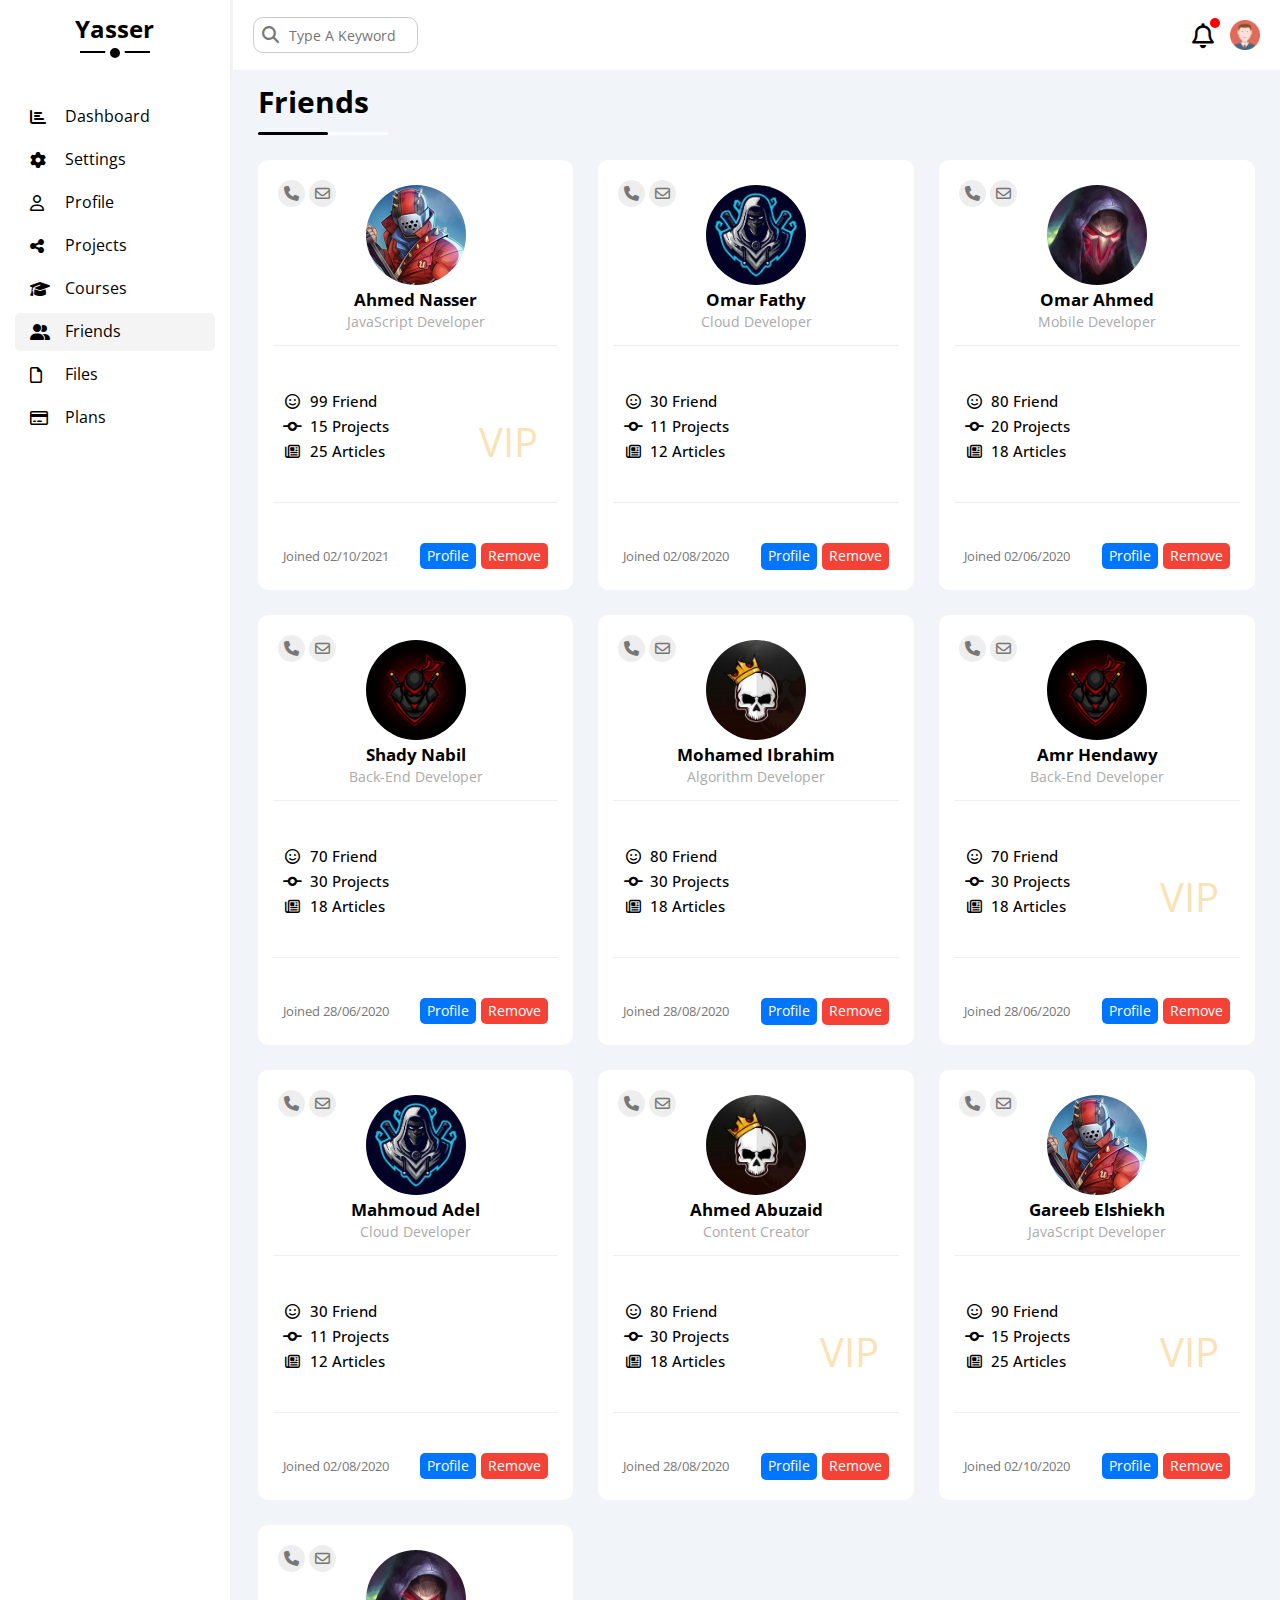
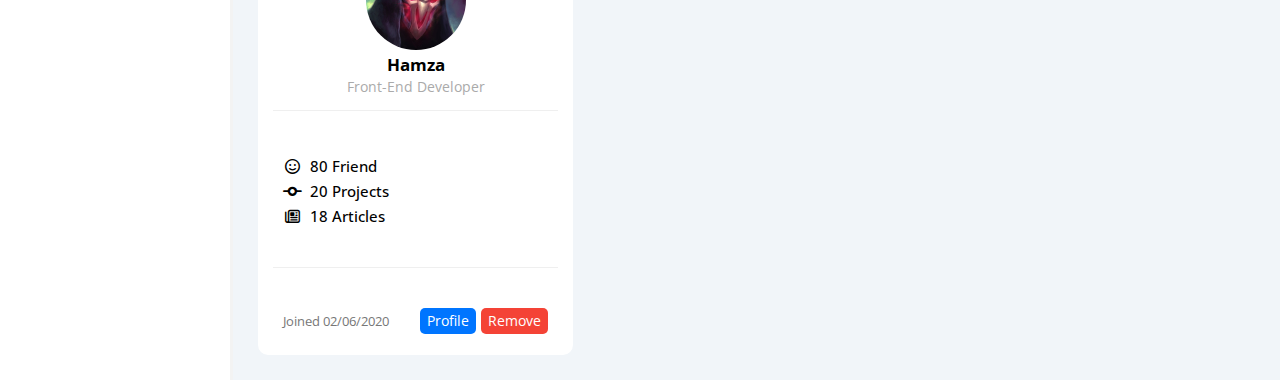
<file: friends.html>
<!DOCTYPE html>
<html lang="en">
  <head>
    <meta charset="UTF-8" />
    <meta name="description" content="My Own Webpage" />
    <meta name="viewport" content="width=device-width, initial-scale=1.0" />
    <link rel="stylesheet" href="./styles/all.min.css" />
    <link rel="stylesheet" href="./styles/normalize.css" />
    <link rel="stylesheet" href="./styles/framework.css" />
    <link rel="stylesheet" href="./styles/bars.css" />
    <link rel="stylesheet" href="./styles/main.css" />
    <link rel="preconnect" href="https://fonts.googleapis.com" />
    <link rel="preconnect" href="https://fonts.gstatic.com" crossorigin />
    <link
      href="https://fonts.googleapis.com/css2?family=Open+Sans:wght@300;400;500;600;700;800&display=swap"
      rel="stylesheet"
    />
    <title>Friends</title>
  </head>
  <body>
    <div class="page">
      <div class="sidebar">
        <div class="logo">
          <h2>Yasser</h2>
        </div>
        <div class="menu">
          <ul>
            <li>
              <a href="./index.html"
                ><i class="fa-solid fa-chart-bar"></i> Dashboard</a
              >
            </li>
            <li>
              <a href="./settings.html"
                ><i class="fa-solid fa-gear"></i> Settings</a
              >
            </li>

            <li>
              <a href="./profile.html"
                ><i class="fa-regular fa-user"></i> Profile</a
              >
            </li>
            <li>
              <a href="./projects.html"
                ><i class="fa-solid fa-share-nodes"></i> Projects</a
              >
            </li>
            <li>
              <a href="./courses.html"
                ><i class="fa-solid fa-graduation-cap"></i> Courses</a
              >
            </li>
            <li class="active">
              <a href="./friends.html"
                ><i class="fa-solid fa-user-group"></i> Friends</a
              >
            </li>
            <li>
              <a href="./files.html"
                ><i class="fa-regular fa-file"></i> Files</a
              >
            </li>
            <li>
              <a href="./plans.html"
                ><i class="fa-regular fa-credit-card"></i> Plans</a
              >
            </li>
          </ul>
        </div>
      </div>
      <div class="content">
        <header>
          <div class="search">
            <i class="fa-solid fa-magnifying-glass"></i>
            <input type="text" placeholder="Type A Keyword" />
          </div>
          <nav>
            <div class="icon">
              <i class="fa-regular fa-bell"></i>
            </div>
            <div class="pic">
              <img src="./assets/media/pics/avatar.png" alt="" />
            </div>
          </nav>
        </header>
        <div class="dashboard">
          <div class="title">
            <h2>Friends</h2>
          </div>
          <div class="boxes friends_boxes">
            <div class="box">
              <div class="friend_info">
                <div class="contact">
                  <i class="fa-solid fa-phone"></i>
                  <i class="fa-regular fa-envelope"></i>
                </div>
                <div class="avatar">
                  <img src="./assets/media/pics/friend-01.jpg" alt="" />
                  <h2>Ahmed Nasser</h2>
                  <p>JavaScript Developer</p>
                </div>
              </div>
              <div class="friend_details vip">
                <h2><i class="fa-regular fa-face-smile"></i> 99 Friend</h2>
                <h2><i class="fa-solid fa-code-commit"></i> 15 Projects</h2>
                <h2><i class="fa-regular fa-newspaper"></i> 25 Articles</h2>
              </div>
              <div class="friend_data">
                <p>Joined 02/10/2021</p>
                <div class="links">
                  <div class="btn">
                    <a href="./profile.html">Profile</a>
                  </div>
                  <div class="btn red">
                    <a href="#remove">Remove</a>
                  </div>
                </div>
              </div>
            </div>
            <div class="box">
              <div class="friend_info">
                <div class="contact">
                  <i class="fa-solid fa-phone"></i>
                  <i class="fa-regular fa-envelope"></i>
                </div>
                <div class="avatar">
                  <img src="./assets/media/pics/friend-02.jpg" alt="" />
                  <h2>Omar Fathy</h2>
                  <p>Cloud Developer</p>
                </div>
              </div>
              <div class="friend_details">
                <h2><i class="fa-regular fa-face-smile"></i> 30 Friend</h2>
                <h2><i class="fa-solid fa-code-commit"></i> 11 Projects</h2>
                <h2><i class="fa-regular fa-newspaper"></i> 12 Articles</h2>
              </div>
              <div class="friend_data">
                <p>Joined 02/08/2020</p>
                <div class="links">
                  <div class="btn">
                    <a href="./profile.html">Profile</a>
                  </div>
                  <div class="btn red">
                    <a href="#remove">Remove</a>
                  </div>
                </div>
              </div>
            </div>
            <div class="box">
              <div class="friend_info">
                <div class="contact">
                  <i class="fa-solid fa-phone"></i>
                  <i class="fa-regular fa-envelope"></i>
                </div>
                <div class="avatar">
                  <img src="./assets/media/pics/friend-03.jpg" alt="" />
                  <h2>Omar Ahmed</h2>
                  <p>Mobile Developer</p>
                </div>
              </div>
              <div class="friend_details">
                <h2><i class="fa-regular fa-face-smile"></i> 80 Friend</h2>
                <h2><i class="fa-solid fa-code-commit"></i> 20 Projects</h2>
                <h2><i class="fa-regular fa-newspaper"></i> 18 Articles</h2>
              </div>
              <div class="friend_data">
                <p>Joined 02/06/2020</p>
                <div class="links">
                  <div class="btn">
                    <a href="./profile.html">Profile</a>
                  </div>
                  <div class="btn red">
                    <a href="#remove">Remove</a>
                  </div>
                </div>
              </div>
            </div>
            <div class="box">
              <div class="friend_info">
                <div class="contact">
                  <i class="fa-solid fa-phone"></i>
                  <i class="fa-regular fa-envelope"></i>
                </div>
                <div class="avatar">
                  <img src="./assets/media/pics/friend-04.jpg" alt="" />
                  <h2>Shady Nabil</h2>
                  <p>Back-End Developer</p>
                </div>
              </div>
              <div class="friend_details">
                <h2><i class="fa-regular fa-face-smile"></i> 70 Friend</h2>
                <h2><i class="fa-solid fa-code-commit"></i> 30 Projects</h2>
                <h2><i class="fa-regular fa-newspaper"></i> 18 Articles</h2>
              </div>
              <div class="friend_data">
                <p>Joined 28/06/2020</p>
                <div class="links">
                  <div class="btn">
                    <a href="./profile.html">Profile</a>
                  </div>
                  <div class="btn red">
                    <a href="#remove">Remove</a>
                  </div>
                </div>
              </div>
            </div>
            <div class="box">
              <div class="friend_info">
                <div class="contact">
                  <i class="fa-solid fa-phone"></i>
                  <i class="fa-regular fa-envelope"></i>
                </div>
                <div class="avatar">
                  <img src="./assets/media/pics/friend-05.jpg" alt="" />
                  <h2>Mohamed Ibrahim</h2>
                  <p>Algorithm Developer</p>
                </div>
              </div>
              <div class="friend_details">
                <h2><i class="fa-regular fa-face-smile"></i> 80 Friend</h2>
                <h2><i class="fa-solid fa-code-commit"></i> 30 Projects</h2>
                <h2><i class="fa-regular fa-newspaper"></i> 18 Articles</h2>
              </div>
              <div class="friend_data">
                <p>Joined 28/08/2020</p>
                <div class="links">
                  <div class="btn">
                    <a href="./profile.html">Profile</a>
                  </div>
                  <div class="btn red">
                    <a href="#remove">Remove</a>
                  </div>
                </div>
              </div>
            </div>
            <div class="box">
              <div class="friend_info">
                <div class="contact">
                  <i class="fa-solid fa-phone"></i>
                  <i class="fa-regular fa-envelope"></i>
                </div>
                <div class="avatar">
                  <img src="./assets/media/pics/friend-04.jpg" alt="" />
                  <h2>Amr Hendawy</h2>
                  <p>Back-End Developer</p>
                </div>
              </div>
              <div class="friend_details vip">
                <h2><i class="fa-regular fa-face-smile"></i> 70 Friend</h2>
                <h2><i class="fa-solid fa-code-commit"></i> 30 Projects</h2>
                <h2><i class="fa-regular fa-newspaper"></i> 18 Articles</h2>
              </div>
              <div class="friend_data">
                <p>Joined 28/06/2020</p>
                <div class="links">
                  <div class="btn">
                    <a href="./profile.html">Profile</a>
                  </div>
                  <div class="btn red">
                    <a href="#remove">Remove</a>
                  </div>
                </div>
              </div>
            </div>
            <div class="box">
              <div class="friend_info">
                <div class="contact">
                  <i class="fa-solid fa-phone"></i>
                  <i class="fa-regular fa-envelope"></i>
                </div>
                <div class="avatar">
                  <img src="./assets/media/pics/friend-02.jpg" alt="" />
                  <h2>Mahmoud Adel</h2>
                  <p>Cloud Developer</p>
                </div>
              </div>
              <div class="friend_details">
                <h2><i class="fa-regular fa-face-smile"></i> 30 Friend</h2>
                <h2><i class="fa-solid fa-code-commit"></i> 11 Projects</h2>
                <h2><i class="fa-regular fa-newspaper"></i> 12 Articles</h2>
              </div>
              <div class="friend_data">
                <p>Joined 02/08/2020</p>
                <div class="links">
                  <div class="btn">
                    <a href="./profile.html">Profile</a>
                  </div>
                  <div class="btn red">
                    <a href="#remove">Remove</a>
                  </div>
                </div>
              </div>
            </div>
            <div class="box">
              <div class="friend_info">
                <div class="contact">
                  <i class="fa-solid fa-phone"></i>
                  <i class="fa-regular fa-envelope"></i>
                </div>
                <div class="avatar">
                  <img src="./assets/media/pics/friend-05.jpg" alt="" />
                  <h2>Ahmed Abuzaid</h2>
                  <p>Content Creator</p>
                </div>
              </div>
              <div class="friend_details vip">
                <h2><i class="fa-regular fa-face-smile"></i> 80 Friend</h2>
                <h2><i class="fa-solid fa-code-commit"></i> 30 Projects</h2>
                <h2><i class="fa-regular fa-newspaper"></i> 18 Articles</h2>
              </div>
              <div class="friend_data">
                <p>Joined 28/08/2020</p>
                <div class="links">
                  <div class="btn">
                    <a href="./profile.html">Profile</a>
                  </div>
                  <div class="btn red">
                    <a href="#remove">Remove</a>
                  </div>
                </div>
              </div>
            </div>
            <div class="box">
              <div class="friend_info">
                <div class="contact">
                  <i class="fa-solid fa-phone"></i>
                  <i class="fa-regular fa-envelope"></i>
                </div>
                <div class="avatar">
                  <img src="./assets/media/pics/friend-01.jpg" alt="" />
                  <h2>Gareeb Elshiekh</h2>
                  <p>JavaScript Developer</p>
                </div>
              </div>
              <div class="friend_details vip">
                <h2><i class="fa-regular fa-face-smile"></i> 90 Friend</h2>
                <h2><i class="fa-solid fa-code-commit"></i> 15 Projects</h2>
                <h2><i class="fa-regular fa-newspaper"></i> 25 Articles</h2>
              </div>
              <div class="friend_data">
                <p>Joined 02/10/2020</p>
                <div class="links">
                  <div class="btn">
                    <a href="./profile.html">Profile</a>
                  </div>
                  <div class="btn red">
                    <a href="#remove">Remove</a>
                  </div>
                </div>
              </div>
            </div>
            <div class="box">
              <div class="friend_info">
                <div class="contact">
                  <i class="fa-solid fa-phone"></i>
                  <i class="fa-regular fa-envelope"></i>
                </div>
                <div class="avatar">
                  <img src="./assets/media/pics/friend-03.jpg" alt="" />
                  <h2>Hamza</h2>
                  <p>Front-End Developer</p>
                </div>
              </div>
              <div class="friend_details">
                <h2><i class="fa-regular fa-face-smile"></i> 80 Friend</h2>
                <h2><i class="fa-solid fa-code-commit"></i> 20 Projects</h2>
                <h2><i class="fa-regular fa-newspaper"></i> 18 Articles</h2>
              </div>
              <div class="friend_data">
                <p>Joined 02/06/2020</p>
                <div class="links">
                  <div class="btn">
                    <a href="./profile.html">Profile</a>
                  </div>
                  <div class="btn red">
                    <a href="#remove">Remove</a>
                  </div>
                </div>
              </div>
            </div>
          </div>
        </div>
      </div>
    </div>
  </body>
</html>
</file>
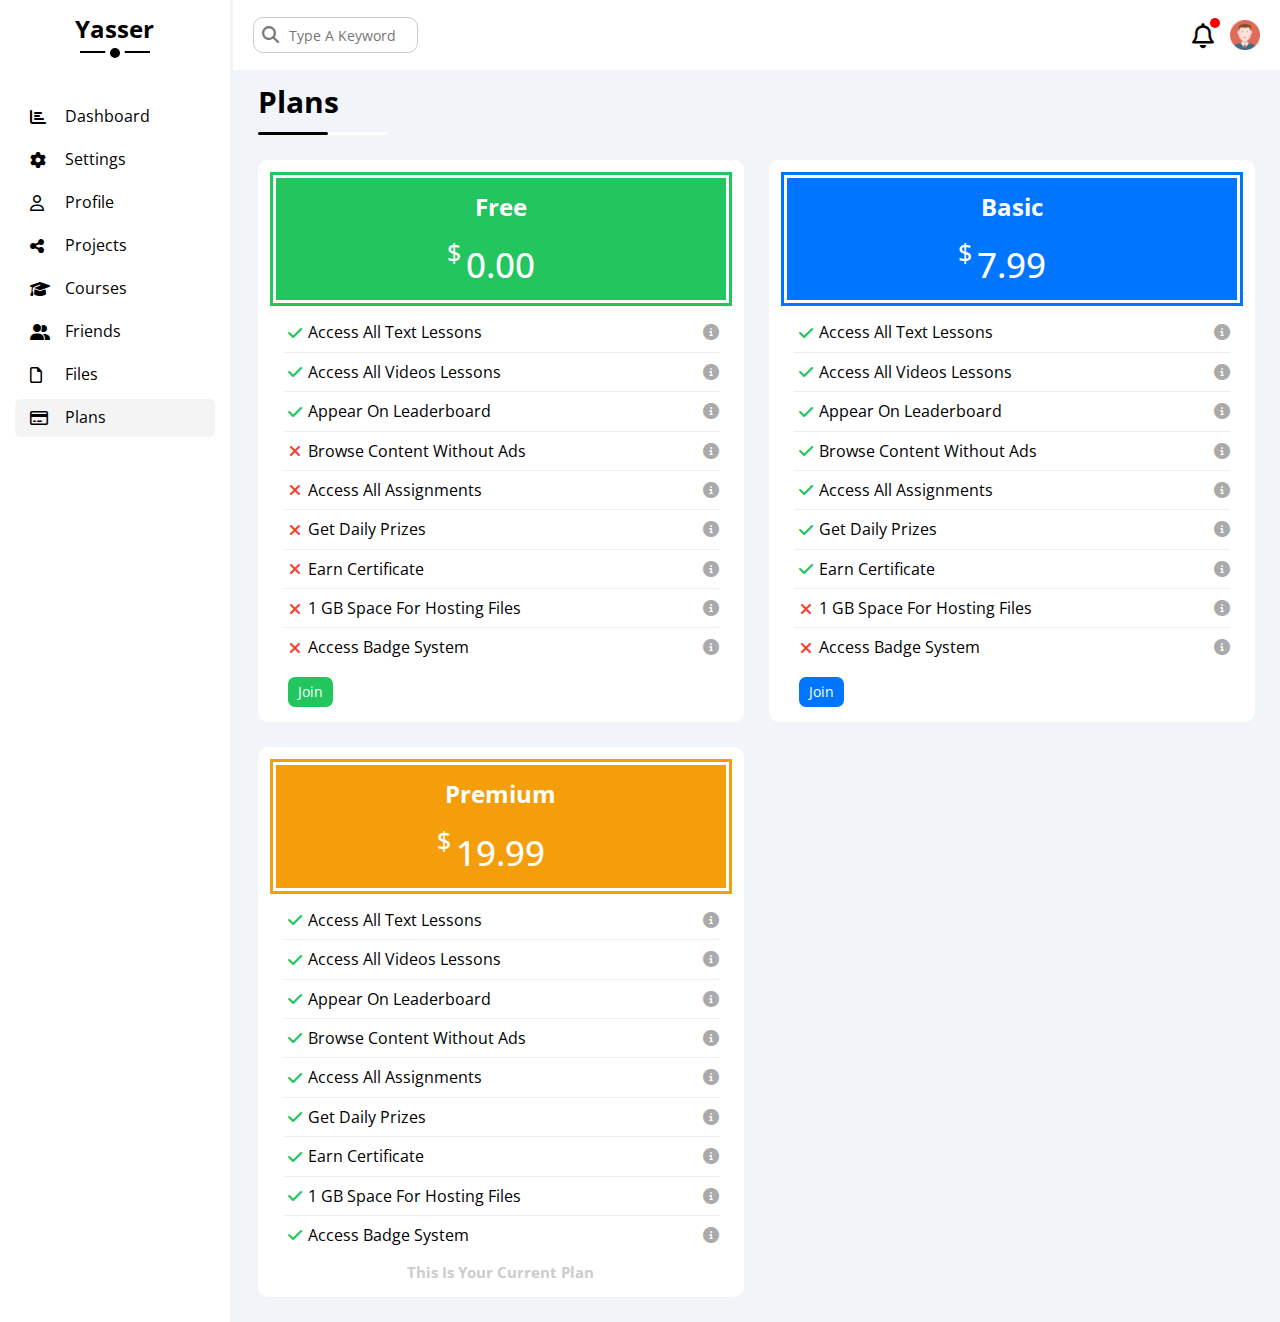
<file: plans.html>
<!DOCTYPE html>
<html lang="en">
  <head>
    <meta charset="UTF-8" />
    <meta name="description" content="My Own Webpage" />
    <meta name="viewport" content="width=device-width, initial-scale=1.0" />
    <link rel="stylesheet" href="./styles/all.min.css" />
    <link rel="stylesheet" href="./styles/normalize.css" />
    <link rel="stylesheet" href="./styles/framework.css" />
    <link rel="stylesheet" href="./styles/bars.css" />
    <link rel="stylesheet" href="./styles/main.css" />
    <link rel="preconnect" href="https://fonts.googleapis.com" />
    <link rel="preconnect" href="https://fonts.gstatic.com" crossorigin />
    <link
      href="https://fonts.googleapis.com/css2?family=Open+Sans:wght@300;400;500;600;700;800&display=swap"
      rel="stylesheet"
    />
    <title>Plans</title>
  </head>
  <body>
    <div class="page">
      <div class="sidebar">
        <div class="logo">
          <h2>Yasser</h2>
        </div>
        <div class="menu">
          <ul>
            <li>
              <a href="./index.html"
                ><i class="fa-solid fa-chart-bar"></i> Dashboard</a
              >
            </li>
            <li>
              <a href="./settings.html"
                ><i class="fa-solid fa-gear"></i> Settings</a
              >
            </li>

            <li>
              <a href="./profile.html"
                ><i class="fa-regular fa-user"></i> Profile</a
              >
            </li>
            <li>
              <a href="./projects.html"
                ><i class="fa-solid fa-share-nodes"></i> Projects</a
              >
            </li>
            <li>
              <a href="./courses.html"
                ><i class="fa-solid fa-graduation-cap"></i> Courses</a
              >
            </li>
            <li>
              <a href="./friends.html"
                ><i class="fa-solid fa-user-group"></i> Friends</a
              >
            </li>
            <li>
              <a href="./files.html"
                ><i class="fa-regular fa-file"></i> Files</a
              >
            </li>
            <li class="active">
              <a href="./plans.html"
                ><i class="fa-regular fa-credit-card"></i> Plans</a
              >
            </li>
          </ul>
        </div>
      </div>
      <div class="content">
        <header>
          <div class="search">
            <i class="fa-solid fa-magnifying-glass"></i>
            <input type="text" placeholder="Type A Keyword" />
          </div>
          <nav>
            <div class="icon">
              <i class="fa-regular fa-bell"></i>
            </div>
            <div class="pic">
              <img src="./assets/media/pics/avatar.png" alt="" />
            </div>
          </nav>
        </header>
        <div class="dashboard">
          <div class="title">
            <h2>Plans</h2>
          </div>
          <div class="boxes plans_boxes">
            <div class="box">
              <div class="block price">
                <h2>Free</h2>
                <p>0.00</p>
              </div>
              <div class="block features">
                <ul>
                  <li class="correct">Access All Text Lessons</li>
                  <li class="correct">Access All Videos Lessons</li>
                  <li class="correct">Appear On Leaderboard</li>
                  <li class="wrong">Browse Content Without Ads</li>
                  <li class="wrong">Access All Assignments</li>
                  <li class="wrong">Get Daily Prizes</li>
                  <li class="wrong">Earn Certificate</li>
                  <li class="wrong">1 GB Space For Hosting Files</li>
                  <li class="wrong">Access Badge System</li>
                </ul>
              </div>
              <div class="block join">
                <div class="btn green">
                  <a href="#join">Join</a>
                </div>
              </div>
            </div>
            <div class="box">
              <div class="block price">
                <h2>Basic</h2>
                <p>7.99</p>
              </div>
              <div class="block features">
                <ul>
                  <li class="correct">Access All Text Lessons</li>
                  <li class="correct">Access All Videos Lessons</li>
                  <li class="correct">Appear On Leaderboard</li>
                  <li class="correct">Browse Content Without Ads</li>
                  <li class="correct">Access All Assignments</li>
                  <li class="correct">Get Daily Prizes</li>
                  <li class="correct">Earn Certificate</li>
                  <li class="wrong">1 GB Space For Hosting Files</li>
                  <li class="wrong">Access Badge System</li>
                </ul>
              </div>
              <div class="block join">
                <div class="btn">
                  <a href="#join">Join</a>
                </div>
              </div>
            </div>
            <div class="box">
              <div class="block price">
                <h2>Premium</h2>
                <p>19.99</p>
              </div>
              <div class="block features">
                <ul>
                  <li class="correct">Access All Text Lessons</li>
                  <li class="correct">Access All Videos Lessons</li>
                  <li class="correct">Appear On Leaderboard</li>
                  <li class="correct">Browse Content Without Ads</li>
                  <li class="correct">Access All Assignments</li>
                  <li class="correct">Get Daily Prizes</li>
                  <li class="correct">Earn Certificate</li>
                  <li class="correct">1 GB Space For Hosting Files</li>
                  <li class="correct">Access Badge System</li>
                </ul>
              </div>
              <div class="block join">
                <h2>This Is Your Current Plan</h2>
              </div>
            </div>
          </div>
        </div>
      </div>
    </div>
  </body>
</html>
</file>
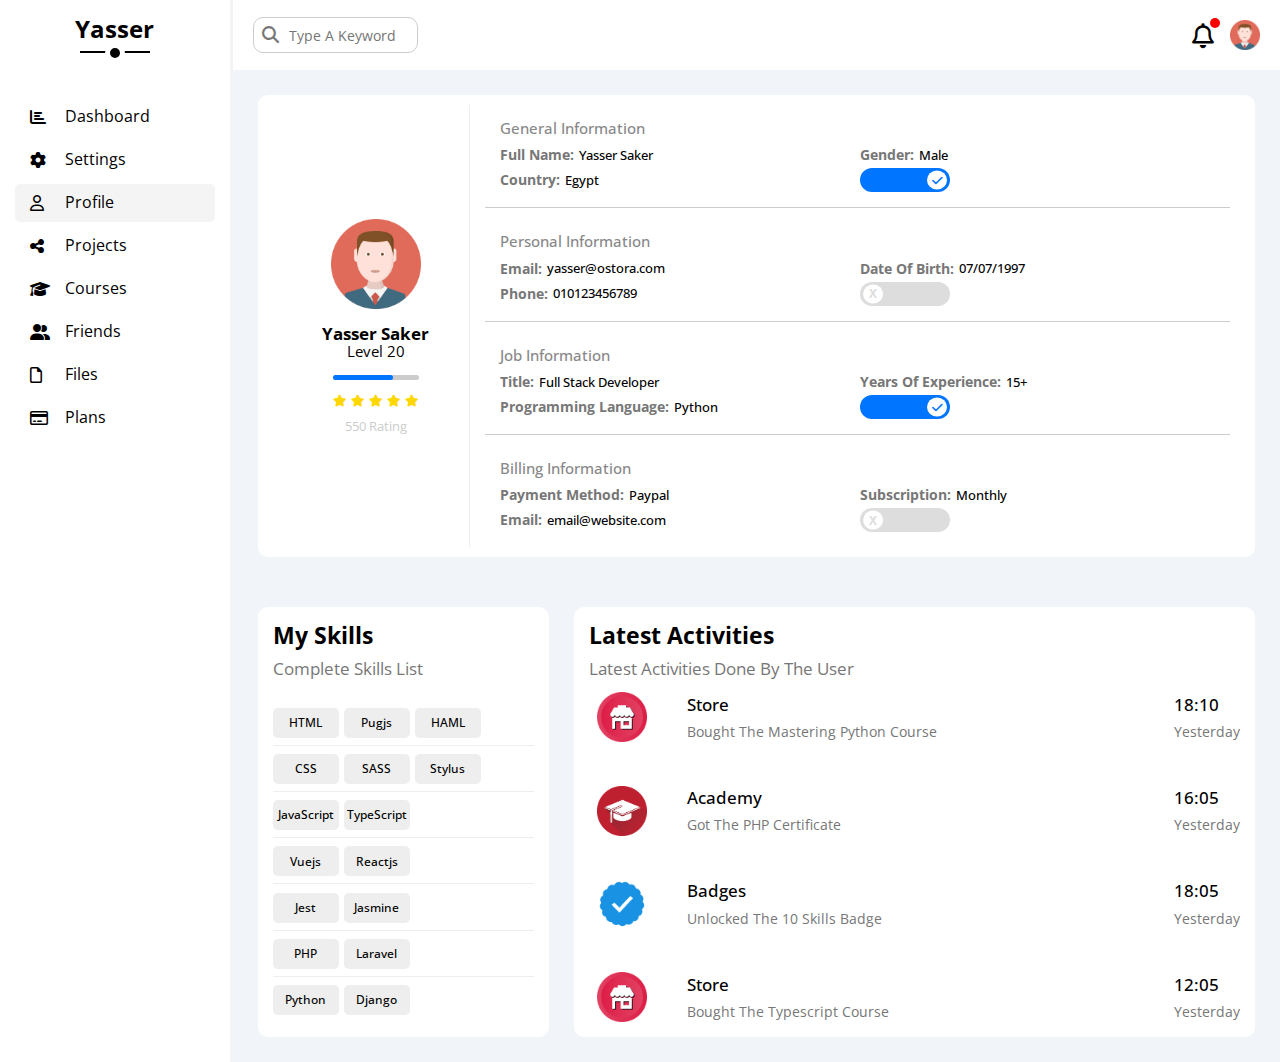
<file: profile.html>
<!DOCTYPE html>
<html lang="en">
  <head>
    <meta charset="UTF-8" />
    <meta name="description" content="My Own Webpage" />
    <meta name="viewport" content="width=device-width, initial-scale=1.0" />
    <link rel="stylesheet" href="./styles/all.min.css" />
    <link rel="stylesheet" href="./styles/normalize.css" />
    <link rel="stylesheet" href="./styles/framework.css" />
    <link rel="stylesheet" href="./styles/bars.css" />
    <link rel="stylesheet" href="./styles/main.css" />
    <link rel="preconnect" href="https://fonts.googleapis.com" />
    <link rel="preconnect" href="https://fonts.gstatic.com" crossorigin />
    <link
      href="https://fonts.googleapis.com/css2?family=Open+Sans:wght@300;400;500;600;700;800&display=swap"
      rel="stylesheet"
    />
    <title>Profile</title>
  </head>
  <body>
    <div class="page">
      <div class="sidebar">
        <div class="logo">
          <h2>Yasser</h2>
        </div>
        <div class="menu">
          <ul>
            <li>
              <a href="./index.html"
                ><i class="fa-solid fa-chart-bar"></i> Dashboard</a
              >
            </li>
            <li>
              <a href="./settings.html"
                ><i class="fa-solid fa-gear"></i> Settings</a
              >
            </li>
            <li class="active">
              <a href="./profile.html"
                ><i class="fa-regular fa-user"></i> Profile</a
              >
            </li>
            <li>
              <a href="./projects.html"
                ><i class="fa-solid fa-share-nodes"></i> Projects</a
              >
            </li>
            <li>
              <a href="./courses.html"
                ><i class="fa-solid fa-graduation-cap"></i> Courses</a
              >
            </li>
            <li>
              <a href="./friends.html"
                ><i class="fa-solid fa-user-group"></i> Friends</a
              >
            </li>
            <li>
              <a href="./files.html"
                ><i class="fa-regular fa-file"></i> Files</a
              >
            </li>
            <li>
              <a href="./plans.html"
                ><i class="fa-regular fa-credit-card"></i> Plans</a
              >
            </li>
          </ul>
        </div>
      </div>
      <div class="content">
        <header>
          <div class="search">
            <i class="fa-solid fa-magnifying-glass"></i>
            <input type="text" placeholder="Type A Keyword" />
          </div>
          <nav>
            <div class="icon">
              <i class="fa-regular fa-bell"></i>
            </div>
            <div class="pic">
              <img src="./assets/media/pics/avatar.png" alt="" />
            </div>
          </nav>
        </header>
        <div class="dashboard">
          <div class="boxes boxes_ones">
            <div class="box profile_info">
              <div class="content">
                <div class="person">
                  <div class="logo">
                    <img src="./assets/media/pics/avatar.png" alt="" />
                  </div>
                  <div class="text">
                    <h2>Yasser Saker</h2>
                    <p>Level 20</p>
                  </div>
                  <div class="rating">
                    <div class="progress_bar">
                      <span style="width: 70%"></span>
                    </div>
                    <div class="stars">
                      <i class="fa-solid fa-star"></i>
                      <i class="fa-solid fa-star"></i>
                      <i class="fa-solid fa-star"></i>
                      <i class="fa-solid fa-star"></i>
                      <i class="fa-solid fa-star"></i>
                    </div>
                    <div class="rate">
                      <p>550 Rating</p>
                    </div>
                  </div>
                </div>
                <div class="info">
                  <div class="block">
                    <div class="block_title">
                      <h2>General Information</h2>
                    </div>
                    <div class="details">
                      <div class="detail">
                        <h2>Full Name:</h2>
                        <p>Yasser Saker</p>
                      </div>
                      <div class="detail">
                        <h2>Gender:</h2>
                        <p>Male</p>
                      </div>
                      <div class="detail">
                        <h2>Country:</h2>
                        <p>Egypt</p>
                      </div>
                      <div class="detail">
                        <label>
                          <input type="checkbox" checked />
                          <div class="small_toggle"></div>
                        </label>
                      </div>
                    </div>
                  </div>
                  <div class="block">
                    <div class="block_title">
                      <h2>Personal Information</h2>
                    </div>
                    <div class="details">
                      <div class="detail">
                        <h2>Email:</h2>
                        <p>yasser@ostora.com</p>
                      </div>
                      <div class="detail">
                        <h2>Date Of Birth:</h2>
                        <p>07/07/1997</p>
                      </div>
                      <div class="detail">
                        <h2>Phone:</h2>
                        <p>010123456789</p>
                      </div>
                      <div class="detail">
                        <label>
                          <input type="checkbox" />
                          <div class="small_toggle"></div>
                        </label>
                      </div>
                    </div>
                  </div>
                  <div class="block">
                    <div class="block_title">
                      <h2>Job Information</h2>
                    </div>
                    <div class="details">
                      <div class="detail">
                        <h2>Title:</h2>
                        <p>Full Stack Developer</p>
                      </div>
                      <div class="detail">
                        <h2>Years Of Experience:</h2>
                        <p>15+</p>
                      </div>
                      <div class="detail">
                        <h2>Programming Language:</h2>
                        <p>Python</p>
                      </div>
                      <div class="detail">
                        <label>
                          <input type="checkbox" checked />
                          <div class="small_toggle"></div>
                        </label>
                      </div>
                    </div>
                  </div>
                  <div class="block">
                    <div class="block_title">
                      <h2>Billing Information</h2>
                    </div>
                    <div class="details">
                      <div class="detail">
                        <h2>Payment Method:</h2>
                        <p>Paypal</p>
                      </div>
                      <div class="detail">
                        <h2>Subscription:</h2>
                        <p>Monthly</p>
                      </div>
                      <div class="detail">
                        <h2>Email:</h2>
                        <p>email@website.com</p>
                      </div>
                      <div class="detail">
                        <label>
                          <input type="checkbox" />
                          <div class="small_toggle"></div>
                        </label>
                      </div>
                    </div>
                  </div>
                </div>
              </div>
            </div>
          </div>
          <div class="boxes profile_details">
            <div class="box profile_skills">
              <div class="box_title">
                <h2>My Skills</h2>
                <p>Complete Skills List</p>
              </div>
              <div class="content">
                <div class="block">
                  <div class="my_info">HTML</div>
                  <div class="my_info">Pugjs</div>
                  <div class="my_info">HAML</div>
                </div>
                <div class="block">
                  <div class="my_info">CSS</div>
                  <div class="my_info">SASS</div>
                  <div class="my_info">Stylus</div>
                </div>
                <div class="block">
                  <div class="my_info">JavaScript</div>
                  <div class="my_info">TypeScript</div>
                </div>
                <div class="block">
                  <div class="my_info">Vuejs</div>
                  <div class="my_info">Reactjs</div>
                </div>
                <div class="block">
                  <div class="my_info">Jest</div>
                  <div class="my_info">Jasmine</div>
                </div>
                <div class="block">
                  <div class="my_info">PHP</div>
                  <div class="my_info">Laravel</div>
                </div>
                <div class="block">
                  <div class="my_info">Python</div>
                  <div class="my_info">Django</div>
                </div>
              </div>
            </div>
            <div class="box profile_activities">
              <div class="box_title">
                <h2>Latest Activities</h2>
                <p>Latest Activities Done By The User</p>
              </div>
              <div class="content">
                <div class="block">
                  <div class="logo">
                    <img src="./assets/media/pics/activity-01.png" alt="" />
                  </div>
                  <div class="text">
                    <h2>Store</h2>
                    <p>Bought The Mastering Python Course</p>
                  </div>
                  <div class="time">
                    <h2>18:10</h2>
                    <p>Yesterday</p>
                  </div>
                </div>
                <div class="block">
                  <div class="logo">
                    <img src="./assets/media/pics/activity-02.png" alt="" />
                  </div>
                  <div class="text">
                    <h2>Academy</h2>
                    <p>Got The PHP Certificate</p>
                  </div>
                  <div class="time">
                    <h2>16:05</h2>
                    <p>Yesterday</p>
                  </div>
                </div>
                <div class="block">
                  <div class="logo">
                    <img src="./assets/media/pics/activity-03.png" alt="" />
                  </div>
                  <div class="text">
                    <h2>Badges</h2>
                    <p>Unlocked The 10 Skills Badge</p>
                  </div>
                  <div class="time">
                    <h2>18:05</h2>
                    <p>Yesterday</p>
                  </div>
                </div>
                <div class="block">
                  <div class="logo">
                    <img src="./assets/media/pics/activity-01.png" alt="" />
                  </div>
                  <div class="text">
                    <h2>Store</h2>
                    <p>Bought The Typescript Course</p>
                  </div>
                  <div class="time">
                    <h2>12:05</h2>
                    <p>Yesterday</p>
                  </div>
                </div>
              </div>
            </div>
          </div>
        </div>
      </div>
    </div>
  </body>
</html>
</file>
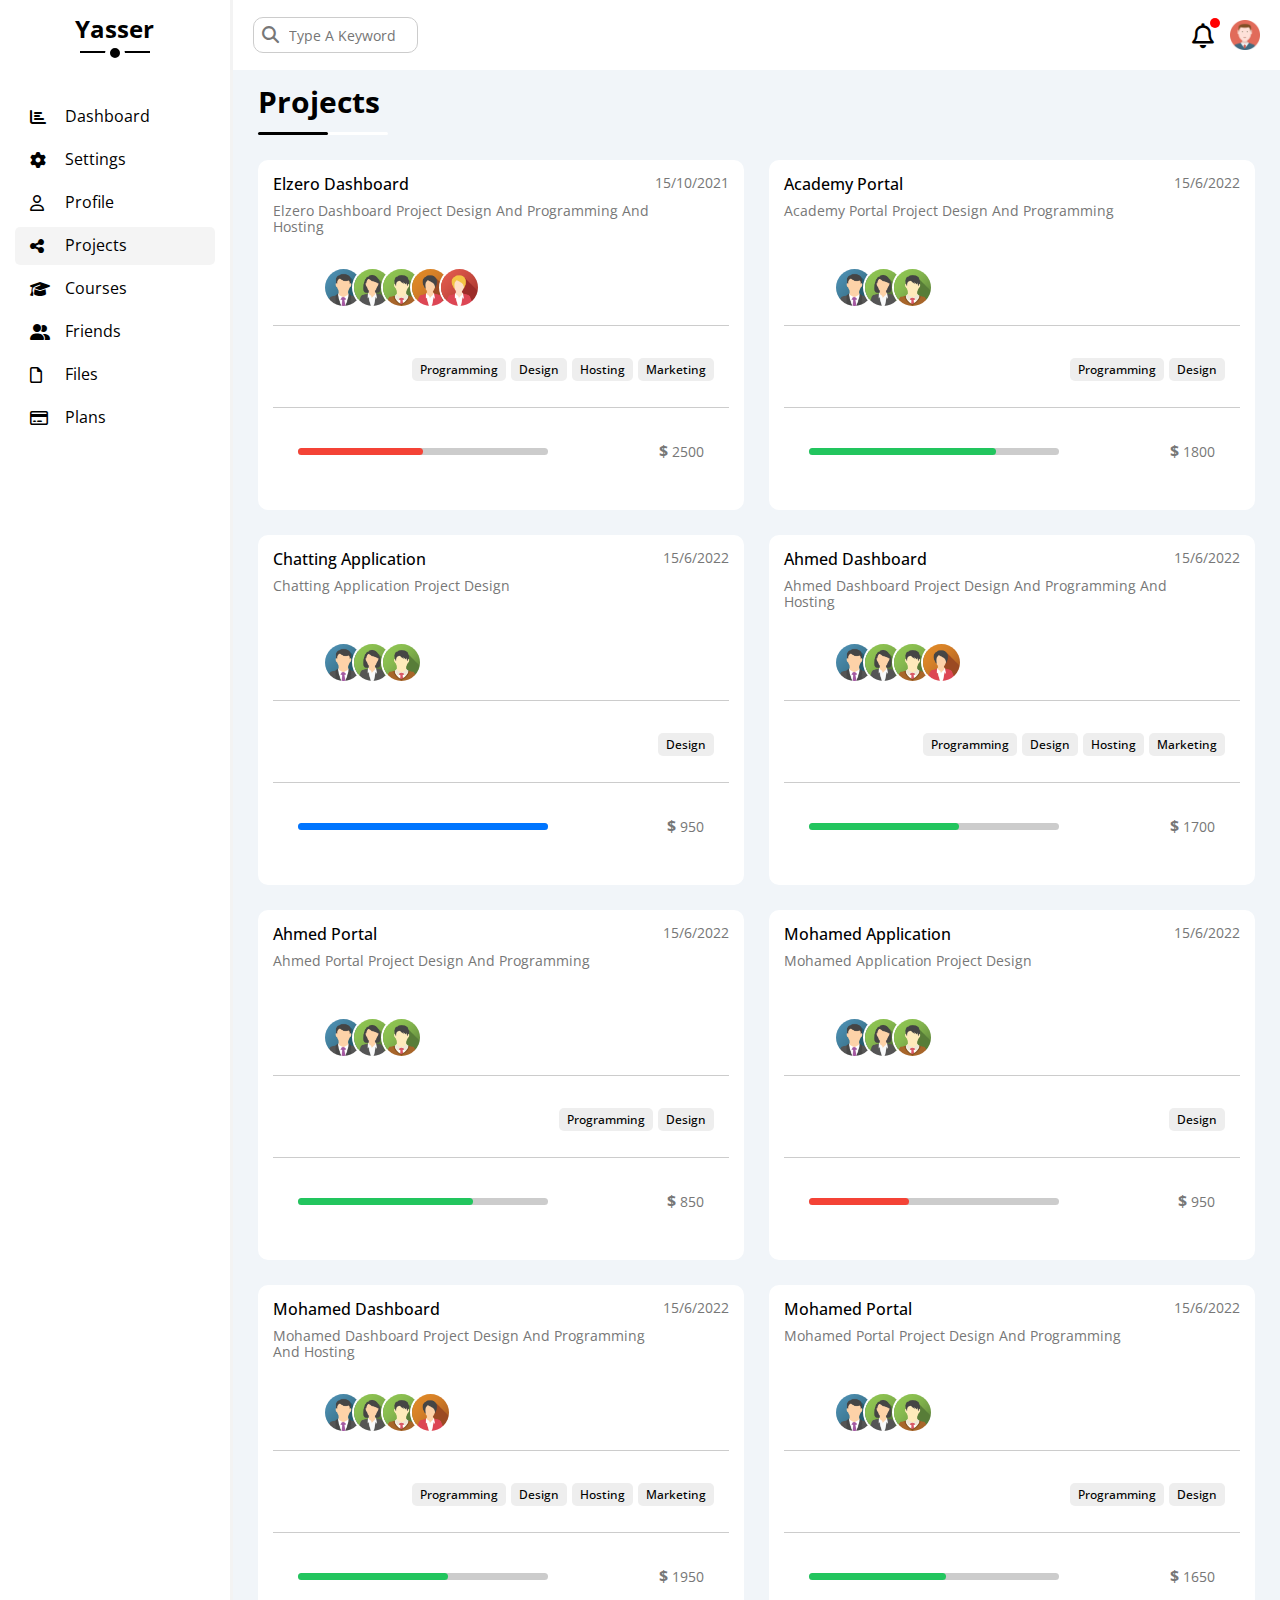
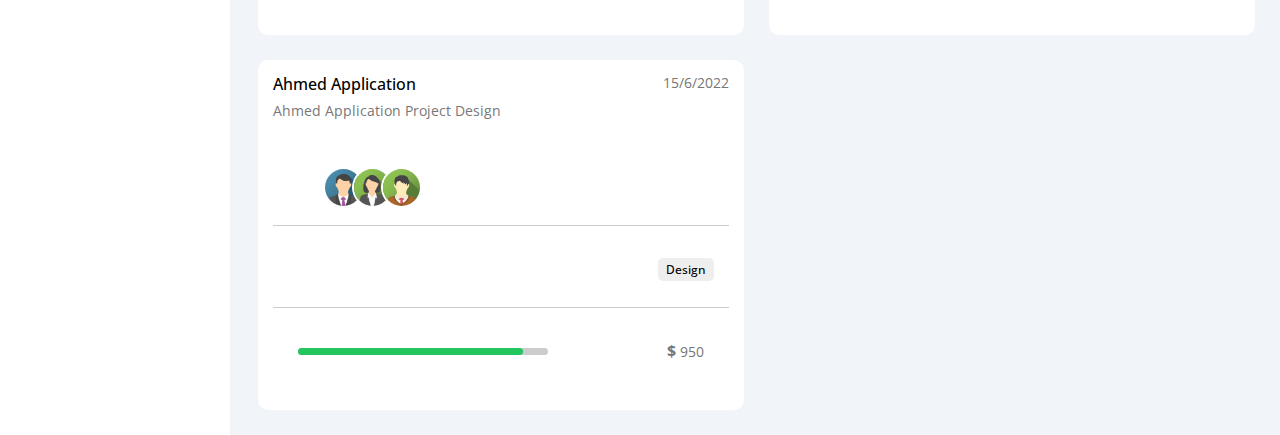
<file: projects.html>
<!DOCTYPE html>
<html lang="en">
  <head>
    <meta charset="UTF-8" />
    <meta name="description" content="My Own Webpage" />
    <meta name="viewport" content="width=device-width, initial-scale=1.0" />
    <link rel="stylesheet" href="./styles/all.min.css" />
    <link rel="stylesheet" href="./styles/normalize.css" />
    <link rel="stylesheet" href="./styles/framework.css" />
    <link rel="stylesheet" href="./styles/bars.css" />
    <link rel="stylesheet" href="./styles/main.css" />
    <link rel="preconnect" href="https://fonts.googleapis.com" />
    <link rel="preconnect" href="https://fonts.gstatic.com" crossorigin />
    <link
      href="https://fonts.googleapis.com/css2?family=Open+Sans:wght@300;400;500;600;700;800&display=swap"
      rel="stylesheet"
    />
    <title>Projects</title>
  </head>
  <body>
    <div class="page">
      <div class="sidebar">
        <div class="logo">
          <h2>Yasser</h2>
        </div>
        <div class="menu">
          <ul>
            <li>
              <a href="./index.html"
                ><i class="fa-solid fa-chart-bar"></i> Dashboard</a
              >
            </li>
            <li>
              <a href="./settings.html"
                ><i class="fa-solid fa-gear"></i> Settings</a
              >
            </li>

            <li>
              <a href="./profile.html"
                ><i class="fa-regular fa-user"></i> Profile</a
              >
            </li>
            <li class="active">
              <a href="./projects.html"
                ><i class="fa-solid fa-share-nodes"></i> Projects</a
              >
            </li>
            <li>
              <a href="./courses.html"
                ><i class="fa-solid fa-graduation-cap"></i> Courses</a
              >
            </li>
            <li>
              <a href="./friends.html"
                ><i class="fa-solid fa-user-group"></i> Friends</a
              >
            </li>
            <li>
              <a href="./files.html"
                ><i class="fa-regular fa-file"></i> Files</a
              >
            </li>
            <li>
              <a href="./plans.html"
                ><i class="fa-regular fa-credit-card"></i> Plans</a
              >
            </li>
          </ul>
        </div>
      </div>
      <div class="content">
        <header>
          <div class="search">
            <i class="fa-solid fa-magnifying-glass"></i>
            <input type="text" placeholder="Type A Keyword" />
          </div>
          <nav>
            <div class="icon">
              <i class="fa-regular fa-bell"></i>
            </div>
            <div class="pic">
              <img src="./assets/media/pics/avatar.png" alt="" />
            </div>
          </nav>
        </header>
        <div class="dashboard">
          <div class="title">
            <h2>Projects</h2>
          </div>
          <div class="boxes boxes_twos">
            <div class="box project_box">
              <div class="box_title">
                <div class="main_title">
                  <h2>Elzero Dashboard</h2>
                  <p>
                    Elzero Dashboard Project Design And Programming And Hosting
                  </p>
                </div>
                <div class="time">
                  <p>15/10/2021</p>
                </div>
              </div>
              <div class="content">
                <div class="block avatars">
                  <img src="./assets/media/pics/team-01.png" alt="" />
                  <img src="./assets/media/pics/team-02.png" alt="" />
                  <img src="./assets/media/pics/team-03.png" alt="" />
                  <img src="./assets/media/pics/team-04.png" alt="" />
                  <img src="./assets/media/pics/team-05.png" alt="" />
                </div>
                <div class="block languages">
                  <div class="my_info">Programming</div>
                  <div class="my_info">Design</div>
                  <div class="my_info">Hosting</div>
                  <div class="my_info">Marketing</div>
                </div>
                <div class="block rate_and_price">
                  <div class="rating">
                    <div class="progress_bar red">
                      <span style="width: 50%"></span>
                    </div>
                  </div>
                  <div class="price">
                    <p><span>$</span> 2500</p>
                  </div>
                </div>
              </div>
            </div>
            <div class="box project_box">
              <div class="box_title">
                <div class="main_title">
                  <h2>Academy Portal</h2>
                  <p>Academy Portal Project Design And Programming</p>
                </div>
                <div class="time">
                  <p>15/6/2022</p>
                </div>
              </div>
              <div class="content">
                <div class="block avatars">
                  <img src="./assets/media/pics/team-01.png" alt="" />
                  <img src="./assets/media/pics/team-02.png" alt="" />
                  <img src="./assets/media/pics/team-03.png" alt="" />
                </div>
                <div class="block languages">
                  <div class="my_info">Programming</div>
                  <div class="my_info">Design</div>
                </div>
                <div class="block rate_and_price">
                  <div class="rating">
                    <div class="progress_bar green">
                      <span style="width: 75%"></span>
                    </div>
                  </div>
                  <div class="price">
                    <p><span>$</span> 1800</p>
                  </div>
                </div>
              </div>
            </div>
            <div class="box project_box">
              <div class="box_title">
                <div class="main_title">
                  <h2>Chatting Application</h2>
                  <p>Chatting Application Project Design</p>
                </div>
                <div class="time">
                  <p>15/6/2022</p>
                </div>
              </div>
              <div class="content">
                <div class="block avatars">
                  <img src="./assets/media/pics/team-01.png" alt="" />
                  <img src="./assets/media/pics/team-02.png" alt="" />
                  <img src="./assets/media/pics/team-03.png" alt="" />
                </div>
                <div class="block languages">
                  <div class="my_info">Design</div>
                </div>
                <div class="block rate_and_price">
                  <div class="rating">
                    <div class="progress_bar blue">
                      <span style="width: 100%"></span>
                    </div>
                  </div>
                  <div class="price">
                    <p><span>$</span> 950</p>
                  </div>
                </div>
              </div>
            </div>
            <div class="box project_box">
              <div class="box_title">
                <div class="main_title">
                  <h2>Ahmed Dashboard</h2>
                  <p>
                    Ahmed Dashboard Project Design And Programming And Hosting
                  </p>
                </div>
                <div class="time">
                  <p>15/6/2022</p>
                </div>
              </div>
              <div class="content">
                <div class="block avatars">
                  <img src="./assets/media/pics/team-01.png" alt="" />
                  <img src="./assets/media/pics/team-02.png" alt="" />
                  <img src="./assets/media/pics/team-03.png" alt="" />
                  <img src="./assets/media/pics/team-04.png" alt="" />
                </div>
                <div class="block languages">
                  <div class="my_info">Programming</div>
                  <div class="my_info">Design</div>
                  <div class="my_info">Hosting</div>
                  <div class="my_info">Marketing</div>
                </div>
                <div class="block rate_and_price">
                  <div class="rating">
                    <div class="progress_bar green">
                      <span style="width: 60%"></span>
                    </div>
                  </div>
                  <div class="price">
                    <p><span>$</span> 1700</p>
                  </div>
                </div>
              </div>
            </div>
            <div class="box project_box">
              <div class="box_title">
                <div class="main_title">
                  <h2>Ahmed Portal</h2>
                  <p>Ahmed Portal Project Design And Programming</p>
                </div>
                <div class="time">
                  <p>15/6/2022</p>
                </div>
              </div>
              <div class="content">
                <div class="block avatars">
                  <img src="./assets/media/pics/team-01.png" alt="" />
                  <img src="./assets/media/pics/team-02.png" alt="" />
                  <img src="./assets/media/pics/team-03.png" alt="" />
                </div>
                <div class="block languages">
                  <div class="my_info">Programming</div>
                  <div class="my_info">Design</div>
                </div>
                <div class="block rate_and_price">
                  <div class="rating">
                    <div class="progress_bar green">
                      <span style="width: 70%"></span>
                    </div>
                  </div>
                  <div class="price">
                    <p><span>$</span> 850</p>
                  </div>
                </div>
              </div>
            </div>
            <div class="box project_box">
              <div class="box_title">
                <div class="main_title">
                  <h2>Mohamed Application</h2>
                  <p>Mohamed Application Project Design</p>
                </div>
                <div class="time">
                  <p>15/6/2022</p>
                </div>
              </div>
              <div class="content">
                <div class="block avatars">
                  <img src="./assets/media/pics/team-01.png" alt="" />
                  <img src="./assets/media/pics/team-02.png" alt="" />
                  <img src="./assets/media/pics/team-03.png" alt="" />
                </div>
                <div class="block languages">
                  <div class="my_info">Design</div>
                </div>
                <div class="block rate_and_price">
                  <div class="rating">
                    <div class="progress_bar red">
                      <span style="width: 40%"></span>
                    </div>
                  </div>
                  <div class="price">
                    <p><span>$</span> 950</p>
                  </div>
                </div>
              </div>
            </div>
            <div class="box project_box">
              <div class="box_title">
                <div class="main_title">
                  <h2>Mohamed Dashboard</h2>
                  <p>
                    Mohamed Dashboard Project Design And Programming And Hosting
                  </p>
                </div>
                <div class="time">
                  <p>15/6/2022</p>
                </div>
              </div>
              <div class="content">
                <div class="block avatars">
                  <img src="./assets/media/pics/team-01.png" alt="" />
                  <img src="./assets/media/pics/team-02.png" alt="" />
                  <img src="./assets/media/pics/team-03.png" alt="" />
                  <img src="./assets/media/pics/team-04.png" alt="" />
                </div>
                <div class="block languages">
                  <div class="my_info">Programming</div>
                  <div class="my_info">Design</div>
                  <div class="my_info">Hosting</div>
                  <div class="my_info">Marketing</div>
                </div>
                <div class="block rate_and_price">
                  <div class="rating">
                    <div class="progress_bar green">
                      <span style="width: 60%"></span>
                    </div>
                  </div>
                  <div class="price">
                    <p><span>$</span> 1950</p>
                  </div>
                </div>
              </div>
            </div>
            <div class="box project_box">
              <div class="box_title">
                <div class="main_title">
                  <h2>Mohamed Portal</h2>
                  <p>Mohamed Portal Project Design And Programming</p>
                </div>
                <div class="time">
                  <p>15/6/2022</p>
                </div>
              </div>
              <div class="content">
                <div class="block avatars">
                  <img src="./assets/media/pics/team-01.png" alt="" />
                  <img src="./assets/media/pics/team-02.png" alt="" />
                  <img src="./assets/media/pics/team-03.png" alt="" />
                </div>
                <div class="block languages">
                  <div class="my_info">Programming</div>
                  <div class="my_info">Design</div>
                </div>
                <div class="block rate_and_price">
                  <div class="rating">
                    <div class="progress_bar green">
                      <span style="width: 55%"></span>
                    </div>
                  </div>
                  <div class="price">
                    <p><span>$</span> 1650</p>
                  </div>
                </div>
              </div>
            </div>
            <div class="box project_box">
              <div class="box_title">
                <div class="main_title">
                  <h2>Ahmed Application</h2>
                  <p>Ahmed Application Project Design</p>
                </div>
                <div class="time">
                  <p>15/6/2022</p>
                </div>
              </div>
              <div class="content">
                <div class="block avatars">
                  <img src="./assets/media/pics/team-01.png" alt="" />
                  <img src="./assets/media/pics/team-02.png" alt="" />
                  <img src="./assets/media/pics/team-03.png" alt="" />
                </div>
                <div class="block languages">
                  <div class="my_info">Design</div>
                </div>
                <div class="block rate_and_price">
                  <div class="rating">
                    <div class="progress_bar green">
                      <span style="width: 90%"></span>
                    </div>
                  </div>
                  <div class="price">
                    <p><span>$</span> 950</p>
                  </div>
                </div>
              </div>
            </div>
          </div>
        </div>
      </div>
    </div>
  </body>
</html>
</file>
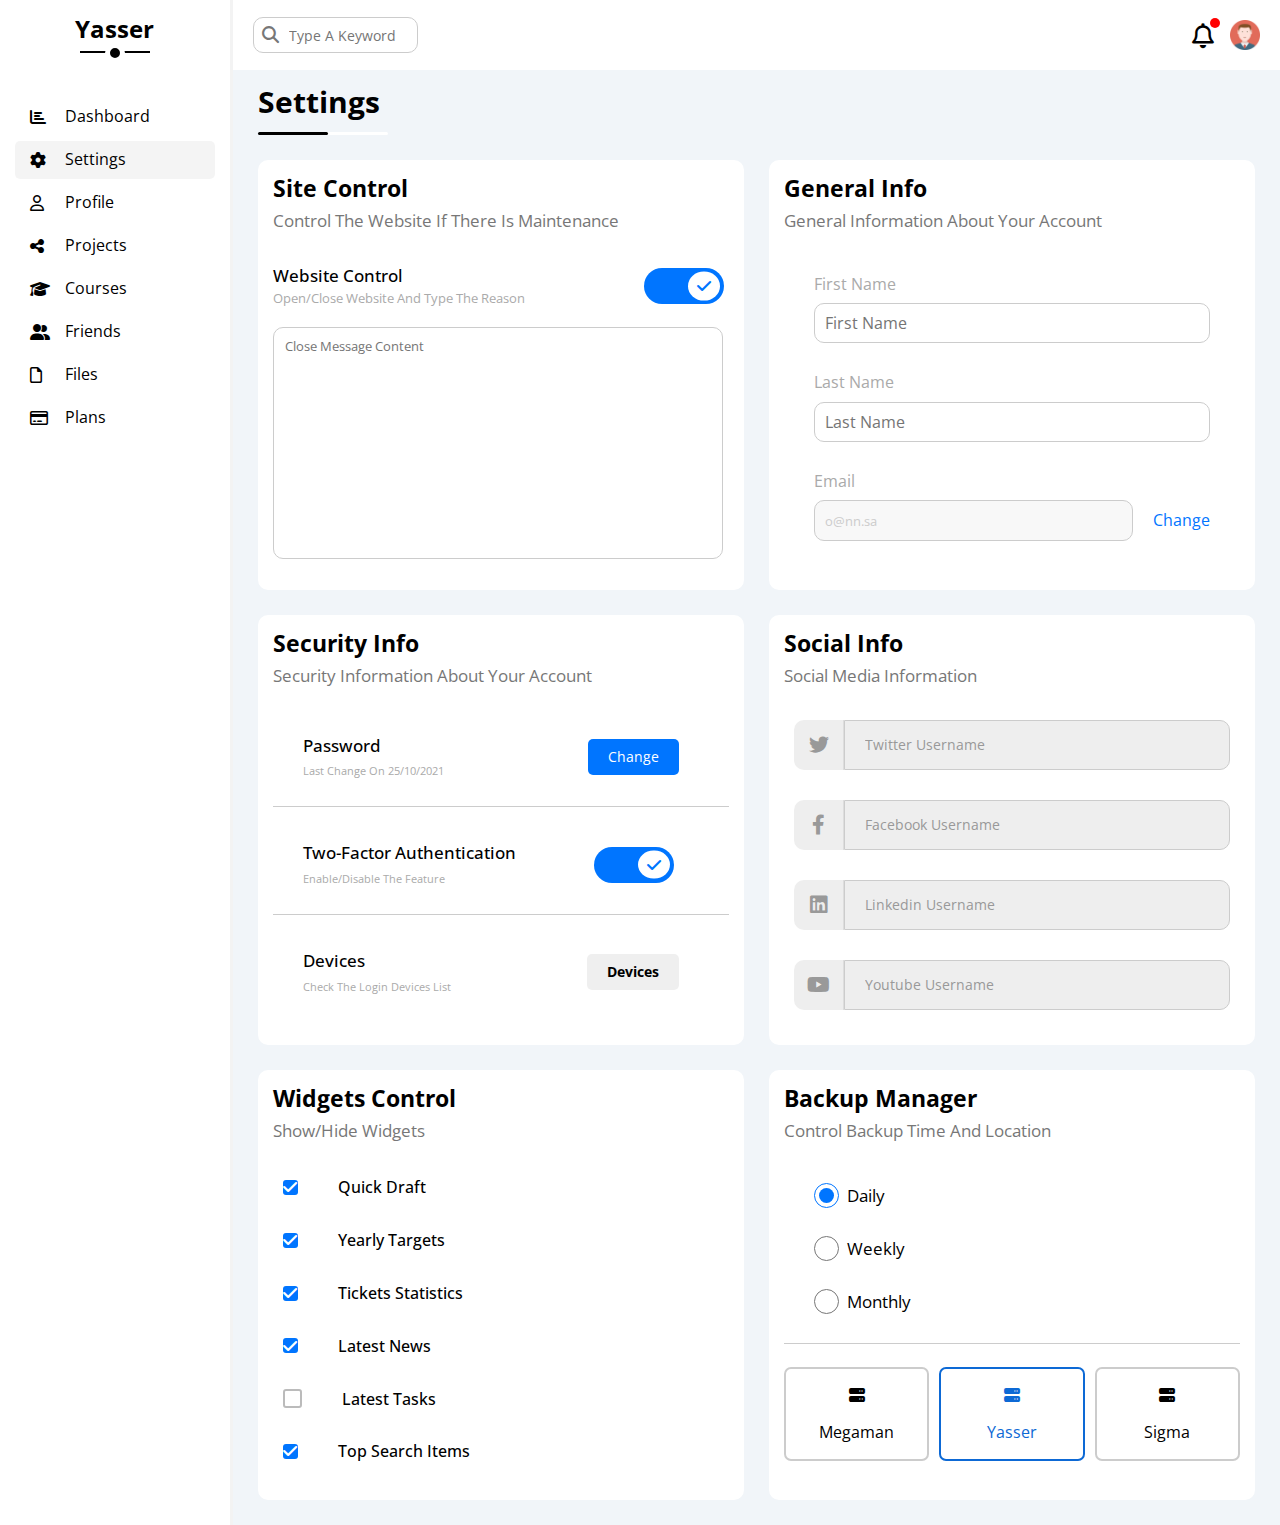
<file: settings.html>
<!DOCTYPE html>
<html lang="en">
  <head>
    <meta charset="UTF-8" />
    <meta name="description" content="My Own Webpage" />
    <meta name="viewport" content="width=device-width, initial-scale=1.0" />
    <link rel="stylesheet" href="./styles/all.min.css" />
    <link rel="stylesheet" href="./styles/normalize.css" />
    <link rel="stylesheet" href="./styles/framework.css" />
    <link rel="stylesheet" href="./styles/bars.css" />
    <link rel="stylesheet" href="./styles/main.css" />
    <link rel="preconnect" href="https://fonts.googleapis.com" />
    <link rel="preconnect" href="https://fonts.gstatic.com" crossorigin />
    <link
      href="https://fonts.googleapis.com/css2?family=Open+Sans:wght@300;400;500;600;700;800&display=swap"
      rel="stylesheet"
    />
    <title>Settings</title>
  </head>
  <body>
    <div class="page">
      <div class="sidebar">
        <div class="logo">
          <h2>Yasser</h2>
        </div>
        <div class="menu">
          <ul>
            <li>
              <a href="./index.html"
                ><i class="fa-solid fa-chart-bar"></i> Dashboard</a
              >
            </li>
            <li class="active">
              <a href="./settings.html"
                ><i class="fa-solid fa-gear"></i> Settings</a
              >
            </li>

            <li>
              <a href="./profile.html"
                ><i class="fa-regular fa-user"></i> Profile</a
              >
            </li>
            <li>
              <a href="./projects.html"
                ><i class="fa-solid fa-share-nodes"></i> Projects</a
              >
            </li>
            <li>
              <a href="./courses.html"
                ><i class="fa-solid fa-graduation-cap"></i> Courses</a
              >
            </li>
            <li>
              <a href="./friends.html"
                ><i class="fa-solid fa-user-group"></i> Friends</a
              >
            </li>
            <li>
              <a href="./files.html"
                ><i class="fa-regular fa-file"></i> Files</a
              >
            </li>
            <li>
              <a href="./plans.html"
                ><i class="fa-regular fa-credit-card"></i> Plans</a
              >
            </li>
          </ul>
        </div>
      </div>
      <div class="content">
        <header>
          <div class="search">
            <i class="fa-solid fa-magnifying-glass"></i>
            <input type="text" placeholder="Type A Keyword" />
          </div>
          <nav>
            <div class="icon">
              <i class="fa-regular fa-bell"></i>
            </div>
            <div class="pic">
              <img src="./assets/media/pics/avatar.png" alt="" />
            </div>
          </nav>
        </header>
        <div class="dashboard">
          <div class="title">
            <h2>Settings</h2>
          </div>
          <div class="boxes boxes_twos">
            <div class="box site_control">
              <div class="box_title">
                <h2>Site Control</h2>
                <p>Control The Website If There Is Maintenance</p>
              </div>
              <div class="content">
                <div class="panel">
                  <div class="text">
                    <h3>Website Control</h3>
                    <p>Open/Close Website And Type The Reason</p>
                  </div>
                  <label>
                    <input type="checkbox" checked />
                    <div class="toggle"></div>
                  </label>
                </div>
                <div class="message">
                  <textarea
                    name=""
                    id=""
                    cols="30"
                    rows="10"
                    placeholder="Close Message Content"
                  ></textarea>
                </div>
              </div>
            </div>
            <div class="box general_info">
              <div class="box_title">
                <h2>General Info</h2>
                <p>General Information About Your Account</p>
              </div>
              <div class="content">
                <form>
                  <div class="section">
                    <label for="#firstname">First Name</label>
                    <input
                      type="text"
                      placeholder="First Name"
                      id="firstname"
                    />
                  </div>
                  <div class="section">
                    <label for="#lastname">Last Name</label>
                    <input type="text" placeholder="Last Name" id="lastname" />
                  </div>
                  <div class="section">
                    <label for="#email">Email</label>
                    <div class="email">
                      <input
                        type="text"
                        disabled
                        placeholder="o@nn.sa"
                        id="email"
                      />
                      <a href="#change">Change</a>
                    </div>
                  </div>
                </form>
              </div>
            </div>
            <div class="box security_info">
              <div class="box_title">
                <h2>Security Info</h2>
                <p>Security Information About Your Account</p>
              </div>
              <div class="content">
                <div class="block">
                  <div class="text">
                    <h2>Password</h2>
                    <p>Last Change On 25/10/2021</p>
                  </div>
                  <div class="btn">
                    <a href="#change">Change</a>
                  </div>
                </div>
                <div class="block">
                  <div class="text">
                    <h2>Two-Factor Authentication</h2>
                    <p>Enable/Disable The Feature</p>
                  </div>
                  <label>
                    <input type="checkbox" checked />
                    <div class="toggle"></div>
                  </label>
                </div>
                <div class="block">
                  <div class="text">
                    <h2>Devices</h2>
                    <p>Check The Login Devices List</p>
                  </div>
                  <div class="btn">
                    <a href="#devices">Devices</a>
                  </div>
                </div>
              </div>
            </div>
            <div class="box social_info">
              <div class="box_title">
                <h2>Social Info</h2>
                <p>Social Media Information</p>
              </div>
              <div class="content">
                <div class="block">
                  <div class="logo">
                    <i class="fa-brands fa-twitter"></i>
                  </div>
                  <input type="text" placeholder="Twitter Username" />
                </div>
                <div class="block">
                  <div class="logo">
                    <i class="fa-brands fa-facebook-f"></i>
                  </div>
                  <input type="text" placeholder="Facebook Username" />
                </div>
                <div class="block">
                  <div class="logo">
                    <i class="fa-brands fa-linkedin"></i>
                  </div>
                  <input type="text" placeholder="Linkedin Username" />
                </div>
                <div class="block">
                  <div class="logo">
                    <i class="fa-brands fa-youtube"></i>
                  </div>
                  <input type="text" placeholder="Youtube Username" />
                </div>
              </div>
            </div>
            <div class="box widgets_control">
              <div class="box_title">
                <h2>Widgets Control</h2>
                <p>Show/Hide Widgets</p>
              </div>
              <div class="content">
                <div class="item">
                  <input
                    type="checkbox"
                    name="checkbox"
                    id="quick_draft"
                    checked
                  />
                  <div class="chkbox"></div>
                  <label for="quick_draft">Quick Draft</label>
                </div>
                <div class="item">
                  <input type="checkbox" id="yearly_targets" checked />
                  <div class="chkbox"></div>
                  <label for="yearly_targets">Yearly Targets </label>
                </div>
                <div class="item">
                  <input type="checkbox" id="tickets_statistics" checked />
                  <div class="chkbox"></div>
                  <label for="tickets_statistics">Tickets Statistics </label>
                </div>
                <div class="item">
                  <input type="checkbox" id="latest_news" checked />
                  <div class="chkbox"></div>
                  <label for="latest_news">Latest News </label>
                </div>
                <div class="item">
                  <input type="checkbox" id="latest_tasks" />
                  <div class="chkbox"></div>
                  <label for="latest_tasks">Latest Tasks </label>
                </div>
                <div class="item">
                  <input type="checkbox" id="top_search_items" checked />
                  <div class="chkbox"></div>
                  <label for="top_search_items">Top Search Items </label>
                </div>
              </div>
            </div>
            <div class="box backup_mananger">
              <div class="box_title">
                <h2>Backup Manager</h2>
                <p>Control Backup Time And Location</p>
              </div>
              <div class="content">
                <div class="block">
                  <input type="radio" name="time" id="daily" checked />
                  <label for="daily">Daily</label>
                  <input type="radio" name="time" id="weekly" />
                  <label for="weekly">Weekly</label>
                  <input type="radio" name="time" id="monthly" />
                  <label for="monthly">Monthly</label>
                </div>
                <div class="block">
                  <input type="radio" name="server" id="megaman" />

                  <div class="label">
                    <label for="megaman">
                      <i class="fa-solid fa-server"></i>
                      <span>Megaman</span>
                    </label>
                  </div>

                  <input type="radio" name="server" id="yasser" checked />

                  <div class="label">
                    <label for="yasser">
                      <i class="fa-solid fa-server"></i>
                      <span>Yasser</span>
                    </label>
                  </div>

                  <input type="radio" name="server" id="sigma" />

                  <div class="label">
                    <label for="sigma">
                      <i class="fa-solid fa-server"></i>
                      <span>Sigma</span>
                    </label>
                  </div>
                </div>
              </div>
            </div>
          </div>
        </div>
      </div>
    </div>
  </body>
</html>
</file>
<file: styles/framework.css>
* {
  margin: 0;
  padding: 0;
}

::-webkit-scrollbar {
  width: 15px;
}

::-webkit-scrollbar-track {
  background: white;
}

::-webkit-scrollbar-thumb {
  background: #0075ff;
}

body {
  font-family: "Open Sans", sans-serif !important;
  margin: 0;
}

*:focus {
  outline: none;
}

a {
  text-decoration: none;
  color: inherit;
}

ul {
  list-style: none;
}

.title {
  padding: 15px 25px;
  position: relative;
}
.title h2 {
  font-size: 30px;
}
.title::before {
  content: "";
  position: absolute;
  width: 130px;
  height: 3px;
  background-color: white;
  bottom: 0;
  border-radius: 10px;
}
.title::after {
  content: "";
  position: absolute;
  width: 70px;
  height: 3px;
  background-color: black;
  bottom: 0;
  border-radius: 10px;
}

.boxes {
  display: grid;
  gap: 25px;
  padding: 25px;
}
.boxes .box {
  border-radius: 10px;
  background-color: white;
  height: 400px;
  padding: 15px;
}
.boxes .box .box_title {
  height: 70px;
}
.boxes .box .box_title h2 {
  font-size: 23px;
  margin: 0 0 10px;
}
.boxes .box .box_title p {
  color: #777;
  font-size: 17px;
}
.boxes .box .content {
  height: calc(100% - 70px);
}

.boxes_twos {
  grid-template-columns: 1fr 1fr;
}

.boxes_ones {
  grid-template-columns: 1fr;
}

@media (max-width: 1100px) {
  .page .content .dashboard .boxes_twos {
    grid-template-columns: 1fr;
  }
}
.btn {
  display: flex;
  justify-content: flex-end;
  padding-right: 20px;
}
.btn a {
  background-color: #0075ff;
  padding: 5px 7px;
  border-radius: 5px;
  color: white;
  font-size: 14px;
}

.my_info {
  background-color: #eee;
  font-size: 12px;
  display: flex;
  justify-content: center;
  align-items: center;
  padding: 5px 8px;
  border-radius: 10px;
  width: -moz-fit-content;
  width: fit-content;
  font-weight: 500;
}

label {
  cursor: pointer;
}
label input {
  display: none;
}
label input:checked + .toggle {
  background-color: #0075ff;
}
label input:checked + .toggle::before {
  top: 50%;
  left: 75%;
  font-family: "Font Awesome 5 Free";
  content: "\f00c";
  font-weight: 900;
  color: #0075ff;
  transform: translate(-50%, -50%);
}
label .toggle {
  position: relative;
  background-color: #ddd;
  padding: 18px 40px;
  border-radius: 20px;
  display: flex;
  justify-content: center;
  align-items: center;
}
label .toggle::before {
  content: "X";
  position: absolute;
  width: 40%;
  height: 80%;
  background-color: white;
  top: 50%;
  left: 25%;
  transform: translate(-50%, -50%);
  border-radius: 50%;
  display: flex;
  justify-content: center;
  align-items: center;
  font-weight: bold;
  font-size: 16px;
  color: #ddd;
  transition: 0.3s;
}

label {
  cursor: pointer;
}
label input {
  display: none;
}
label input:checked + .small_toggle {
  background-color: #0075ff;
}
label input:checked + .small_toggle::before {
  top: 50%;
  left: 75%;
  font-family: "Font Awesome 5 Free";
  content: "\f00c";
  font-weight: 900;
  color: #0075ff;
  transform: translate(0%, -50%);
}
label .small_toggle {
  position: relative;
  background-color: #ddd;
  padding: 12px 45px;
  border-radius: 20px;
  display: flex;
  justify-content: center;
  align-items: center;
}
label .small_toggle::before {
  content: "X";
  position: absolute;
  width: 25%;
  height: 75%;
  background-color: white;
  top: 50%;
  left: 15%;
  transform: translate(-50%, -50%);
  border-radius: 54%;
  display: flex;
  justify-content: center;
  align-items: center;
  font-weight: bold;
  color: #ddd;
  transition: 0.3s;
  width: 22%;
  height: 79%;
  font-size: 12px;
}/*# sourceMappingURL=framework.css.map */
</file>
<file: styles/bars.css>
.page {
  display: grid;
  background-color: #f1f5f9;
  grid-template-columns: 2fr 9fr;
  min-height: 100vh;
}
.page .sidebar {
  padding: 15px 0 0 0;
  background-color: white;
  display: flex;
  flex-direction: column;
  gap: 50px;
  border-right: 3px solid rgba(123, 123, 123, 0.0901960784);
}
.page .sidebar .logo {
  position: relative;
  display: flex;
  justify-content: center;
}
.page .sidebar .logo::before {
  content: "";
  position: absolute;
  width: 70px;
  height: 2px;
  background-color: black;
  bottom: -10px;
}
.page .sidebar .logo::after {
  content: "";
  position: absolute;
  width: 10px;
  height: 10px;
  background-color: black;
  bottom: -10px;
  border-radius: 50%;
  transform: translateY(50%);
  border: 5px solid white;
}
.page .sidebar .menu {
  width: 100%;
}
.page .sidebar .menu ul li {
  height: 38px;
  margin: 5px 15px;
  border-radius: 5px;
}
.page .sidebar .menu ul li.active {
  background-color: rgba(238, 238, 238, 0.6509803922);
}
.page .sidebar .menu ul li:hover {
  background-color: rgba(238, 238, 238, 0.6509803922);
  transition: 0.5s;
}
.page .sidebar .menu ul a {
  height: 100%;
  display: flex;
  padding: 0 0 0 15px;
  align-items: center;
}
.page .sidebar .menu ul a i {
  width: 30px;
  margin: 0 5px 0 0;
}
.page .content > header {
  padding: 0 20px;
  background-color: white;
  height: 70px;
  display: flex;
  justify-content: space-between;
  align-items: center;
}
.page .content > header .search {
  padding: 8px;
  display: flex;
  justify-content: center;
  align-items: center;
  gap: 10px;
  border: 1px solid #ccc;
  border-radius: 10px;
}
.page .content > header .search i {
  font-size: 17px;
  color: #777;
}
.page .content > header .search input {
  outline: none;
  border: none;
  width: 120px;
}
.page .content > header .search input::-moz-placeholder {
  font-size: 14px;
}
.page .content > header .search input::placeholder {
  font-size: 14px;
}
.page .content > header .search input:focus::-moz-placeholder {
  color: transparent;
}
.page .content > header .search input:focus::placeholder {
  color: transparent;
}
.page .content > header .search input:focus {
  width: 170px;
  transition: 0.3s;
}
.page .content > header nav {
  display: flex;
  align-items: center;
  gap: 15px;
}
.page .content > header nav .icon {
  position: relative;
  display: flex;
  justify-content: center;
  align-items: center;
  font-size: 25px;
  height: 25px;
  width: 25px;
  font-weight: normal;
}
.page .content > header nav .icon::before {
  content: "";
  position: absolute;
  width: 10px;
  height: 10px;
  background-color: red;
  top: -5px;
  right: -5px;
  border-radius: 50%;
}
.page .content > header nav .pic {
  height: 30px;
}
.page .content > header nav .pic img {
  height: 100%;
}

@media (max-width: 920px) {
  .page {
    grid-template-columns: 1fr 9fr;
  }
  .page .sidebar {
    gap: 30px;
  }
  .page .sidebar .logo {
    padding: 7px;
    position: initial;
    font-size: 10px;
  }
  .page .sidebar .logo::before {
    display: none;
  }
  .page .sidebar .logo::after {
    display: none;
  }
  .page .sidebar .menu ul {
    display: flex;
    flex-direction: column;
    align-items: center;
  }
  .page .sidebar .menu ul li {
    width: -moz-fit-content;
    width: fit-content;
  }
  .page .sidebar .menu ul li a {
    width: -moz-fit-content;
    width: fit-content;
    padding: 0;
    font-size: 0;
  }
  .page .sidebar .menu ul li a i {
    display: flex;
    justify-content: center;
    align-items: center;
    font-size: 16px;
    margin: 0;
  }
}/*# sourceMappingURL=bars.css.map */
</file>
<file: styles/main.css>
@keyframes blink {
  0% {
    background-color: #0075ff;
  }
  50% {
    background-color: white;
  }
  100% {
    background-color: #0075ff;
  }
}
@keyframes upping {
  0% {
    transform: translateY(0%);
  }
  50% {
    transform: translateY(30%);
  }
  100% {
    transform: translateY(0%);
  }
}
.page .content .dashboard .boxes .welcome {
  display: grid;
  grid-template-rows: 2fr 6fr;
  padding: 0;
}
.page .content .dashboard .boxes .welcome header {
  position: relative;
  background-color: #eee;
  display: flex;
  justify-content: space-between;
  border-top-left-radius: inherit;
  border-top-right-radius: inherit;
}
.page .content .dashboard .boxes .welcome header .box_title {
  padding: 20px 18px 0;
}
.page .content .dashboard .boxes .welcome header .pic {
  padding-right: 17px;
  display: flex;
  align-items: center;
}
.page .content .dashboard .boxes .welcome header .pic img {
  height: 70%;
}
.page .content .dashboard .boxes .welcome header::before {
  content: "";
  background-image: url(../assets/media/pics/avatar.png);
  background-size: cover;
  position: absolute;
  width: 50px;
  height: 50px;
  bottom: -25%;
  left: 5%;
  border: 5px solid white;
  border-radius: 50%;
}
.page .content .dashboard .boxes .welcome .content {
  height: 100%;
  display: flex;
  flex-direction: column;
  justify-content: center;
  gap: 25px;
}
.page .content .dashboard .boxes .welcome .content .table {
  padding: 10px;
  border-top: 1px solid #efefef;
  border-bottom: 1px solid #efefef;
  display: flex;
  justify-content: space-evenly;
  align-items: center;
  height: 25%;
}
.page .content .dashboard .boxes .welcome .content .table .block {
  display: flex;
  flex-direction: column;
  align-items: center;
  gap: 15px;
}
.page .content .dashboard .boxes .welcome .content .table .block h2 {
  font-size: 17px;
  font-weight: 500;
}
.page .content .dashboard .boxes .welcome .content .table .block p {
  font-size: 14px;
  color: #999;
  line-height: 1.3;
}
.page .content .dashboard .boxes .draft .content {
  height: 100%;
  display: flex;
  flex-direction: column;
}
.page .content .dashboard .boxes .draft .content .inputs {
  height: 70%;
  display: flex;
  flex-direction: column;
  gap: 10px;
}
.page .content .dashboard .boxes .draft .content .inputs input,
.page .content .dashboard .boxes .draft .content .inputs textarea {
  border-radius: 10px;
  padding: 10px;
  background-color: #eee;
  outline: none;
  border: none;
}
.page .content .dashboard .boxes .draft .content .inputs input::-moz-placeholder, .page .content .dashboard .boxes .draft .content .inputs textarea::-moz-placeholder {
  font-size: 14px;
}
.page .content .dashboard .boxes .draft .content .inputs input::placeholder,
.page .content .dashboard .boxes .draft .content .inputs textarea::placeholder {
  font-size: 14px;
}
.page .content .dashboard .boxes .draft .content .inputs textarea {
  height: 70%;
  display: flex;
  justify-content: flex-start;
  resize: none;
}
.page .content .dashboard .boxes .yearly_targets .content {
  height: 80%;
  display: flex;
  flex-direction: column;
  justify-content: space-between;
}
.page .content .dashboard .boxes .yearly_targets .content .block {
  height: 24%;
  padding: 10px;
  display: flex;
  gap: 10px;
}
.page .content .dashboard .boxes .yearly_targets .content .block .logo {
  background-color: white;
  width: 20%;
  height: 100%;
  display: flex;
  justify-content: center;
  align-items: center;
}
.page .content .dashboard .boxes .yearly_targets .content .block .logo i {
  font-size: 18px;
  font-weight: bold;
}
.page .content .dashboard .boxes .yearly_targets .content .block:nth-of-type(1) .logo {
  background-color: rgba(0, 117, 255, 0.2);
}
.page .content .dashboard .boxes .yearly_targets .content .block:nth-of-type(1) .logo i {
  color: #0075ff;
}
.page .content .dashboard .boxes .yearly_targets .content .block:nth-of-type(2) .logo {
  background-color: rgba(245, 158, 11, 0.2);
}
.page .content .dashboard .boxes .yearly_targets .content .block:nth-of-type(2) .logo i {
  color: #f59e0b;
}
.page .content .dashboard .boxes .yearly_targets .content .block:nth-of-type(3) .logo {
  background-color: rgba(34, 197, 94, 0.2);
}
.page .content .dashboard .boxes .yearly_targets .content .block:nth-of-type(3) .logo i {
  color: #22c55e;
}
.page .content .dashboard .boxes .yearly_targets .content .block .stats {
  width: 80%;
  display: flex;
  flex-direction: column;
  gap: 10px;
}
.page .content .dashboard .boxes .yearly_targets .content .block .stats .text {
  display: flex;
  flex-direction: column;
  gap: 3px;
}
.page .content .dashboard .boxes .yearly_targets .content .block .stats .text h2 {
  color: black;
  font-size: 12px;
  font-weight: normal;
}
.page .content .dashboard .boxes .yearly_targets .content .block .stats .text p {
  font-weight: bold;
}
.page .content .dashboard .boxes .yearly_targets .content .block .stats .empty {
  width: 100%;
  height: 7px;
}
.page .content .dashboard .boxes .yearly_targets .content .block .stats .empty span::before {
  content: "";
  position: absolute;
  top: -400%;
  right: 0;
  width: 45px;
  height: 20px;
  background-color: inherit;
  color: white;
  transform: translateX(50%);
  font-weight: 600;
  display: flex;
  justify-content: center;
  align-items: center;
  font-size: 12px;
  border-radius: 7px;
}
.page .content .dashboard .boxes .yearly_targets .content .block .stats .empty span::after {
  content: "";
  position: absolute;
  top: -120%;
  right: 0;
  width: 0;
  height: 0;
  color: white;
  border: solid;
  border-color: red transparent transparent transparent;
  border-width: 5px;
  transform: translateX(50%);
}
.page .content .dashboard .boxes .yearly_targets .content .block:nth-of-type(1) .stats .empty {
  background-color: rgba(0, 117, 255, 0.2);
  position: relative;
  border-radius: 10px;
}
.page .content .dashboard .boxes .yearly_targets .content .block:nth-of-type(1) .stats .empty span {
  position: absolute;
  height: 100%;
  background-color: #0075ff;
  border-radius: 10px;
}
.page .content .dashboard .boxes .yearly_targets .content .block:nth-of-type(1) .stats .empty span::before {
  content: "80%";
}
.page .content .dashboard .boxes .yearly_targets .content .block:nth-of-type(1) .stats .empty span::after {
  border-color: #0075ff transparent transparent transparent;
}
.page .content .dashboard .boxes .yearly_targets .content .block:nth-of-type(2) .stats .empty {
  background-color: rgba(245, 158, 11, 0.2);
  position: relative;
  border-radius: 10px;
}
.page .content .dashboard .boxes .yearly_targets .content .block:nth-of-type(2) .stats .empty span {
  position: absolute;
  height: 100%;
  background-color: #f59e0b;
  border-radius: 10px;
}
.page .content .dashboard .boxes .yearly_targets .content .block:nth-of-type(2) .stats .empty span::before {
  content: "55%";
}
.page .content .dashboard .boxes .yearly_targets .content .block:nth-of-type(2) .stats .empty span::after {
  border-color: #f59e0b transparent transparent transparent;
}
.page .content .dashboard .boxes .yearly_targets .content .block:nth-of-type(3) .stats .empty {
  background-color: rgba(34, 197, 94, 0.2);
  position: relative;
  border-radius: 10px;
}
.page .content .dashboard .boxes .yearly_targets .content .block:nth-of-type(3) .stats .empty span {
  position: absolute;
  height: 100%;
  background-color: #22c55e;
  border-radius: 10px;
}
.page .content .dashboard .boxes .yearly_targets .content .block:nth-of-type(3) .stats .empty span::before {
  content: "75%";
}
.page .content .dashboard .boxes .yearly_targets .content .block:nth-of-type(3) .stats .empty span::after {
  border-color: #22c55e transparent transparent transparent;
}
.page .content .dashboard .boxes .tickets .content {
  display: grid;
  grid-template-columns: 1fr 1fr;
  gap: 10px;
}
.page .content .dashboard .boxes .tickets .content .block {
  border: 1px solid #ccc;
  border-radius: 10px;
  padding: 0 10px;
  display: flex;
  flex-direction: column;
  align-items: center;
  justify-content: center;
  gap: 10%;
}
.page .content .dashboard .boxes .tickets .content .block i {
  font-size: 30px;
}
.page .content .dashboard .boxes .tickets .content .block p {
  color: #777;
  font-size: 15px;
}
.page .content .dashboard .boxes .tickets .content .block:nth-of-type(1) i {
  color: #f59e0b;
}
.page .content .dashboard .boxes .tickets .content .block:nth-of-type(2) i {
  color: #0075ff;
}
.page .content .dashboard .boxes .tickets .content .block:nth-of-type(3) i {
  color: #22c55e;
}
.page .content .dashboard .boxes .tickets .content .block:nth-of-type(4) i {
  color: #f44336;
}
.page .content .dashboard .boxes .news .content {
  display: flex;
  flex-direction: column;
  justify-content: space-evenly;
}
.page .content .dashboard .boxes .news .content .block {
  display: grid;
  grid-template-columns: 3fr 8fr 3fr;
  padding: 10px;
  gap: 10px;
  height: 20%;
  align-items: center;
}
.page .content .dashboard .boxes .news .content .block .pic {
  height: 100%;
}
.page .content .dashboard .boxes .news .content .block .pic img {
  display: flex;
  justify-content: center;
  align-items: center;
  width: 100%;
  height: 80%;
  border-radius: 7px;
}
.page .content .dashboard .boxes .news .content .block .text {
  display: flex;
  flex-direction: column;
  gap: 10px;
}
.page .content .dashboard .boxes .news .content .block .text h2 {
  font-size: 18px;
}
.page .content .dashboard .boxes .news .content .block .text p {
  font-size: 13px;
}
.page .content .dashboard .boxes .news .content .block:not(:nth-last-of-type(1)) {
  border-bottom: 1px solid #eee;
}
.page .content .dashboard .boxes .tasks .content {
  display: flex;
  flex-direction: column;
  justify-content: space-between;
}
.page .content .dashboard .boxes .tasks .content .block {
  display: flex;
  justify-content: space-between;
  align-items: center;
  padding: 0 18px;
  height: 18%;
}
.page .content .dashboard .boxes .tasks .content .block .text {
  display: flex;
  flex-direction: column;
  gap: 7px;
}
.page .content .dashboard .boxes .tasks .content .block .text h2 {
  font-size: 17px;
}
.page .content .dashboard .boxes .tasks .content .block .text p {
  font-size: 15px;
  color: #777;
}
.page .content .dashboard .boxes .tasks .content .block i {
  height: 100%;
  width: 10%;
  display: flex;
  justify-content: center;
  align-items: center;
  font-size: 18px;
  cursor: pointer;
}
.page .content .dashboard .boxes .tasks .content .block i:hover {
  color: #f44336;
}
.page .content .dashboard .boxes .tasks .content .block.done .text h2,
.page .content .dashboard .boxes .tasks .content .block.done .text p {
  opacity: 0.3;
  text-decoration: line-through;
}
.page .content .dashboard .boxes .tasks .content .block.done i {
  opacity: 0.3;
}
.page .content .dashboard .boxes .tasks .content .block:not(:nth-last-of-type(1)) {
  border-bottom: 1px solid #eee;
}
.page .content .dashboard .boxes .search .content {
  display: flex;
  flex-direction: column;
  justify-content: space-between;
}
.page .content .dashboard .boxes .search .content .topic {
  font-weight: 500;
  color: #999;
}
.page .content .dashboard .boxes .search .content .topic,
.page .content .dashboard .boxes .search .content .block {
  display: flex;
  justify-content: space-between;
  align-items: center;
  padding: 10px;
}
.page .content .dashboard .boxes .search .content .topic h2,
.page .content .dashboard .boxes .search .content .block h2 {
  font-size: 16px;
  font-weight: 500;
}
.page .content .dashboard .boxes .uploads .content {
  display: flex;
  flex-direction: column;
  justify-content: space-evenly;
}
.page .content .dashboard .boxes .uploads .content .block {
  padding: 0 5px;
  display: grid;
  grid-template-columns: 1fr 8fr 2fr;
  align-items: center;
  gap: 10px;
  height: 15%;
  align-items: center;
}
.page .content .dashboard .boxes .uploads .content .block .pic {
  height: 100%;
}
.page .content .dashboard .boxes .uploads .content .block .pic img {
  height: 70%;
}
.page .content .dashboard .boxes .uploads .content .block .my_info {
  margin-left: 68px;
}
.page .content .dashboard .boxes .uploads .content .block .text {
  display: flex;
  flex-direction: column;
  gap: 5px;
}
.page .content .dashboard .boxes .uploads .content .block .text h2 {
  font-size: 15px;
  font-weight: normal;
}
.page .content .dashboard .boxes .uploads .content .block .text p {
  font-size: 13px;
  color: #777;
}
.page .content .dashboard .boxes .uploads .content .block:not(:nth-last-of-type(1)) {
  border-bottom: 1px solid #eee;
}
.page .content .dashboard .boxes .progress .content {
  position: relative;
  display: flex;
  flex-direction: column;
  justify-content: space-between;
}
.page .content .dashboard .boxes .progress .content .line {
  width: 2px;
  height: 97%;
  background-color: #0075ff;
  position: absolute;
  left: 19px;
}
.page .content .dashboard .boxes .progress .content .block {
  display: flex;
  align-items: center;
  padding: 0 0 0 20px;
}
.page .content .dashboard .boxes .progress .content .block .dot {
  width: 20px;
  height: 100%;
  transform: translateX(-50%);
  border-radius: 50%;
  border: 3px solid white;
  outline: 2px solid #0075ff;
}
.page .content .dashboard .boxes .progress .content .block h2 {
  font-size: 19px;
  font-weight: normal;
}
.page .content .dashboard .boxes .progress .content .block.done .dot {
  background-color: #0075ff;
}
.page .content .dashboard .boxes .progress .content .block.current .dot, .page .content .dashboard .boxes .progress .content .block.not_done .dot {
  background-color: white;
}
.page .content .dashboard .boxes .progress .content .block.current .dot {
  animation: blink 3s ease infinite;
}
.page .content .dashboard .boxes .progress .content .rocket {
  position: absolute;
  width: 130px;
  bottom: 0;
  right: 0;
  opacity: 0.3;
}
.page .content .dashboard .boxes .progress .content .rocket img {
  width: 145%;
  opacity: 0.4;
  margin-left: -41px;
}
.page .content .dashboard .boxes .reminders .content {
  display: flex;
  flex-direction: column;
  justify-content: space-between;
}
.page .content .dashboard .boxes .reminders .content .block {
  height: 20%;
  display: flex;
}
.page .content .dashboard .boxes .reminders .content .block .dot {
  display: flex;
  width: 13%;
  height: 100%;
  position: relative;
}
.page .content .dashboard .boxes .reminders .content .block .dot::before {
  content: "";
  position: absolute;
  width: 17px;
  height: 17px;
  border-radius: 50%;
  top: 50%;
  left: 50%;
  transform: translate(-100%, -50%);
}
.page .content .dashboard .boxes .reminders .content .block .dot::after {
  content: "";
  position: absolute;
  width: 2px;
  height: 100%;
  top: 50%;
  right: 50%;
  transform: translate(750%, -50%);
}
.page .content .dashboard .boxes .reminders .content .block .text {
  padding: 10px;
  width: 75%;
  display: flex;
  flex-direction: column;
  justify-content: space-between;
  gap: 5px;
}
.page .content .dashboard .boxes .reminders .content .block .text h2 {
  font-size: 15px;
  font-weight: 500;
}
.page .content .dashboard .boxes .reminders .content .block .text p {
  font-size: 12px;
  color: #ccc;
}
.page .content .dashboard .boxes .reminders .content .block:nth-of-type(1) .dot::before {
  background-color: #0075ff;
}
.page .content .dashboard .boxes .reminders .content .block:nth-of-type(1) .dot::after {
  background-color: #0075ff;
}
.page .content .dashboard .boxes .reminders .content .block:nth-of-type(2) .dot::before {
  background-color: #22c55e;
}
.page .content .dashboard .boxes .reminders .content .block:nth-of-type(2) .dot::after {
  background-color: #22c55e;
}
.page .content .dashboard .boxes .reminders .content .block:nth-of-type(3) .dot::before {
  background-color: #f59e0b;
}
.page .content .dashboard .boxes .reminders .content .block:nth-of-type(3) .dot::after {
  background-color: #f59e0b;
}
.page .content .dashboard .boxes .reminders .content .block:nth-of-type(4) .dot::before {
  background-color: #f44336;
}
.page .content .dashboard .boxes .reminders .content .block:nth-of-type(4) .dot::after {
  background-color: #f44336;
}
.page .content .dashboard .boxes .latest .content {
  display: grid;
  grid-template-rows: 2fr 4fr 2fr;
}
.page .content .dashboard .boxes .latest .content .person {
  padding: 0 15px;
  display: flex;
  align-items: center;
  gap: 20px;
}
.page .content .dashboard .boxes .latest .content .person .avatar {
  height: 50px;
}
.page .content .dashboard .boxes .latest .content .person .avatar img {
  height: 100%;
}
.page .content .dashboard .boxes .latest .content .person .text {
  display: flex;
  flex-direction: column;
  gap: 5px;
}
.page .content .dashboard .boxes .latest .content .person .text h2 {
  font-size: 20px;
  font-weight: 500;
}
.page .content .dashboard .boxes .latest .content .person .text p {
  font-size: 14px;
  color: #999;
  font-weight: 500;
}
.page .content .dashboard .boxes .latest .content > .text {
  padding: 15px;
  border-top: 1px solid #eee;
  border-bottom: 1px solid #eee;
}
.page .content .dashboard .boxes .latest .content > .text h2 {
  font-size: 18px;
  font-weight: 400;
  line-height: 1.7;
}
.page .content .dashboard .boxes .latest .content .reacting {
  display: flex;
  justify-content: space-between;
  align-items: center;
  padding: 0 30px;
}
.page .content .dashboard .boxes .latest .content .reacting .loves {
  display: flex;
  gap: 7px;
  color: #999;
  font-size: 15px;
}
.page .content .dashboard .boxes .latest .content .reacting .comments {
  display: flex;
  gap: 7px;
  color: #999;
  font-size: 15px;
}
.page .content .dashboard .boxes .social .content {
  display: flex;
  flex-direction: column;
  padding: 0 15px;
  justify-content: space-between;
}
.page .content .dashboard .boxes .social .content .block {
  display: flex;
  align-items: center;
  height: 20%;
}
.page .content .dashboard .boxes .social .content .block .logo {
  height: 100%;
  width: 15%;
  display: flex;
  justify-content: center;
  align-items: center;
}
.page .content .dashboard .boxes .social .content .block .logo i {
  font-size: 30px;
  color: white;
}
.page .content .dashboard .boxes .social .content .block .followers {
  padding: 0 0 0 20px;
  display: flex;
  justify-content: space-between;
  width: 80%;
  height: 100%;
  align-items: center;
  padding: 0 15px;
}
.page .content .dashboard .boxes .social .content .block .followers .btn {
  padding-right: 0;
}
.page .content .dashboard .boxes .social .content .block .followers h2 {
  font-size: 16px;
}
.page .content .dashboard .boxes .social .content .block:nth-of-type(1) .logo {
  background-color: #1da1f2;
}
.page .content .dashboard .boxes .social .content .block:nth-of-type(1) .followers {
  background-color: rgba(29, 161, 242, 0.1254901961);
}
.page .content .dashboard .boxes .social .content .block:nth-of-type(1) .followers .btn a {
  background-color: #1da1f2 !important;
}
.page .content .dashboard .boxes .social .content .block:nth-of-type(2) .logo {
  background-color: #1877f2;
}
.page .content .dashboard .boxes .social .content .block:nth-of-type(2) .followers {
  background-color: rgba(24, 119, 242, 0.1254901961);
}
.page .content .dashboard .boxes .social .content .block:nth-of-type(2) .followers .btn a {
  background-color: #1877f2;
}
.page .content .dashboard .boxes .social .content .block:nth-of-type(3) .logo {
  background-color: #ff0000;
}
.page .content .dashboard .boxes .social .content .block:nth-of-type(3) .followers {
  background-color: rgba(255, 0, 0, 0.1254901961);
}
.page .content .dashboard .boxes .social .content .block:nth-of-type(3) .followers .btn a {
  background-color: #ff0000;
}
.page .content .dashboard .boxes .social .content .block:nth-of-type(4) .logo {
  background-color: #0a66c2;
}
.page .content .dashboard .boxes .social .content .block:nth-of-type(4) .followers {
  background-color: rgba(10, 102, 194, 0.1254901961);
}
.page .content .dashboard .boxes .social .content .block:nth-of-type(4) .followers .btn a {
  background-color: #0a66c2;
}
.page .content .dashboard .boxes .projects {
  height: -moz-fit-content;
  height: fit-content;
}
.page .content .dashboard .boxes .projects .content table {
  min-width: 100%;
  height: 100%;
  overflow: scroll;
}
.page .content .dashboard .boxes .projects .content table thead {
  background-color: #eee;
  height: 15%;
}
.page .content .dashboard .boxes .projects .content table thead td {
  font-weight: bold;
}
.page .content .dashboard .boxes .projects .content table td {
  border: 2px solid #eee;
  margin: 0;
  padding: 20px 20px;
  font-size: 14px;
  font-weight: 500;
}
.page .content .dashboard .boxes .projects .content table td .my_info {
  color: white;
  font-weight: bold;
}
.page .content .dashboard .boxes .projects .content table td .my_info.complete {
  background-color: #22c55e;
}
.page .content .dashboard .boxes .projects .content table td .my_info.pending {
  background-color: #f59e0b;
}
.page .content .dashboard .boxes .projects .content table td .my_info.progress {
  background-color: #0075ff;
}
.page .content .dashboard .boxes .projects .content table td .my_info.reject {
  background-color: #f44336;
}
.page .content .dashboard .boxes .projects .content table tr:hover {
  background-color: rgba(238, 238, 238, 0.3333333333);
  transition: 0.3s;
}
.page .content .dashboard .boxes .projects .content table img {
  width: 30px;
  border-radius: 50%;
  margin: -10px;
}
@media (max-width: 1100px) {
  .page .content .dashboard .boxes .projects {
    overflow: scroll;
  }
  .page .content .dashboard .boxes .projects .content {
    width: -moz-fit-content;
    width: fit-content;
  }
  .page .content .dashboard .boxes .projects .content table td {
    font-size: 10px;
    width: 200px;
  }
  .page .content .dashboard .boxes .projects .content table td img {
    width: 25px;
  }
}
.page .content .dashboard .boxes .site_control .content {
  display: flex;
  flex-direction: column;
}
.page .content .dashboard .boxes .site_control .content .panel {
  display: flex;
  justify-content: space-between;
  align-items: center;
  height: 25%;
  padding-right: 5px;
}
.page .content .dashboard .boxes .site_control .content .panel .text {
  display: flex;
  flex-direction: column;
  gap: 5px;
}
.page .content .dashboard .boxes .site_control .content .panel .text h3 {
  font-weight: 500;
  font-size: 17px;
}
.page .content .dashboard .boxes .site_control .content .panel .text p {
  font-size: 13px;
  color: #aaa;
}
.page .content .dashboard .boxes .site_control .content .message {
  height: 75%;
}
.page .content .dashboard .boxes .site_control .content .message textarea {
  width: calc(100% - 30px);
  height: calc(100% - 40px);
  padding: 11px;
  resize: none;
  border: 1px solid #ccc;
  border-radius: 10px;
}
.page .content .dashboard .boxes .site_control .content .message textarea::-moz-placeholder {
  font-size: 13px;
}
.page .content .dashboard .boxes .site_control .content .message textarea::placeholder {
  font-size: 13px;
}
.page .content .dashboard .boxes .general_info .content {
  height: 100%;
}
.page .content .dashboard .boxes .general_info .content form {
  padding: 15px 15px;
  display: flex;
  flex-direction: column;
  justify-content: space-evenly;
}
.page .content .dashboard .boxes .general_info .content form .section {
  display: flex;
  flex-direction: column;
  padding: 15px;
  gap: 10px;
}
.page .content .dashboard .boxes .general_info .content form .section label {
  color: #aaa;
  font-size: 16px;
}
.page .content .dashboard .boxes .general_info .content form .section input {
  padding: 10px;
  border-radius: 10px;
  border: 1px solid #ccc;
  outline: none;
}
.page .content .dashboard .boxes .general_info .content form .section:nth-of-type(3) .email {
  display: flex;
  gap: 20px;
  align-items: center;
}
.page .content .dashboard .boxes .general_info .content form .section:nth-of-type(3) .email input {
  width: 90%;
  background-color: rgba(238, 238, 238, 0.4);
}
.page .content .dashboard .boxes .general_info .content form .section:nth-of-type(3) .email input::-moz-placeholder {
  font-size: 13px;
  color: #ccc;
}
.page .content .dashboard .boxes .general_info .content form .section:nth-of-type(3) .email input::placeholder {
  font-size: 13px;
  color: #ccc;
}
.page .content .dashboard .boxes .general_info .content form .section:nth-of-type(3) .email a {
  color: #0075ff;
}
.page .content .dashboard .boxes .security_info .content {
  display: flex;
  flex-direction: column;
  justify-content: space-evenly;
}
.page .content .dashboard .boxes .security_info .content .block {
  padding: 0 30px;
  display: flex;
  justify-content: space-between;
  align-items: center;
  height: 30%;
}
.page .content .dashboard .boxes .security_info .content .block:not(:nth-of-type(3)) {
  border-bottom: 1px solid #ccc;
}
.page .content .dashboard .boxes .security_info .content .block:nth-of-type(3) .btn a {
  background-color: rgba(221, 221, 221, 0.4666666667);
  color: black;
  font-weight: bold;
}
.page .content .dashboard .boxes .security_info .content .block .btn a {
  padding: 10px 20px;
}
.page .content .dashboard .boxes .security_info .content .block label {
  padding: 10px 25px;
}
.page .content .dashboard .boxes .security_info .content .block .text {
  display: flex;
  flex-direction: column;
  gap: 10px;
}
.page .content .dashboard .boxes .security_info .content .block .text h2 {
  font-weight: 500;
  font-size: 17px;
}
.page .content .dashboard .boxes .security_info .content .block .text p {
  color: #aaa;
  font-size: 11px;
}
.page .content .dashboard .boxes .social_info .content {
  display: flex;
  flex-direction: column;
  justify-content: space-evenly;
}
.page .content .dashboard .boxes .social_info .content .block {
  padding: 10px;
  display: flex;
}
.page .content .dashboard .boxes .social_info .content .block .logo {
  width: 50px;
  height: 50px;
  display: flex;
  justify-content: center;
  align-items: center;
  background-color: #eee;
  border-top-left-radius: 10px;
  border-bottom-left-radius: 10px;
  border-right: 1px solid #ddd;
}
.page .content .dashboard .boxes .social_info .content .block .logo i {
  color: #999;
  font-size: 20px;
}
.page .content .dashboard .boxes .social_info .content .block input {
  background-color: #eee;
  width: 80%;
  border: 1px solid #ccc;
  outline: none;
  padding: 0 20px;
  border-top-right-radius: 10px;
  border-bottom-right-radius: 10px;
}
.page .content .dashboard .boxes .social_info .content .block input::-moz-placeholder {
  color: #999;
  font-size: 14px;
}
.page .content .dashboard .boxes .social_info .content .block input::placeholder {
  color: #999;
  font-size: 14px;
}
.page .content .dashboard .boxes .widgets_control .content {
  display: flex;
  flex-direction: column;
  justify-content: space-evenly;
}
.page .content .dashboard .boxes .widgets_control .content .item {
  height: 40px;
  display: flex;
  align-items: center;
  gap: 5px;
  padding: 0 10px;
}
.page .content .dashboard .boxes .widgets_control .content .item label {
  padding-left: 35px;
  position: relative;
  display: flex;
  align-items: center;
  height: 100%;
  font-weight: 500;
}
.page .content .dashboard .boxes .widgets_control .content .item .chkbox {
  position: relative;
  background-color: white;
  width: 15px;
  height: 15px;
  display: flex;
  justify-content: center;
  align-items: center;
  color: #0075ff;
  border: 2px solid #bbb;
  border-radius: 3px;
}
.page .content .dashboard .boxes .widgets_control .content .item .chkbox::before {
  content: "\f00c";
  font-weight: 900;
  font-family: "Font Awesome 5 Free";
  color: white;
  width: 0;
  height: 0;
  display: flex;
  justify-content: center;
  align-items: center;
  transform: rotate(-180deg);
  transition: 0.3s ease-in-out;
}
.page .content .dashboard .boxes .widgets_control .content .item input {
  display: none;
}
.page .content .dashboard .boxes .widgets_control .content .item input:checked + .chkbox {
  background-color: #0075ff;
  border: none;
}
.page .content .dashboard .boxes .widgets_control .content .item input:checked + .chkbox::before {
  color: white;
  transform: rotate(0deg);
}
.page .content .dashboard .boxes .backup_mananger .content {
  display: grid;
  grid-template-rows: 4fr 3fr;
}
.page .content .dashboard .boxes .backup_mananger .content .block:nth-of-type(1) {
  display: grid;
  grid-template-columns: 1fr 20fr;
  align-items: center;
  padding: 15px 30px;
}
.page .content .dashboard .boxes .backup_mananger .content .block:nth-of-type(1) label {
  font-size: 17px;
  margin-left: 8px;
}
.page .content .dashboard .boxes .backup_mananger .content .block:nth-of-type(1) input {
  width: 25px;
  height: 25px;
}
.page .content .dashboard .boxes .backup_mananger .content .block:nth-of-type(2) {
  border-top: 1px solid #ccc;
  display: flex;
  justify-content: space-evenly;
  align-items: center;
  gap: 10px;
}
.page .content .dashboard .boxes .backup_mananger .content .block:nth-of-type(2) .label {
  width: 30%;
  height: 50%;
  display: flex;
  flex-direction: column;
  justify-content: center;
  align-items: center;
  gap: 20px;
  border: 2px solid #ccc;
  border-radius: 7px;
  padding: 10px 3px;
}
.page .content .dashboard .boxes .backup_mananger .content .block:nth-of-type(2) .label label {
  display: flex;
  flex-direction: column;
  justify-content: center;
  align-items: center;
  gap: 20px;
  width: 100%;
  height: 100%;
}
.page .content .dashboard .boxes .backup_mananger .content .block:nth-of-type(2) input {
  display: none;
}
.page .content .dashboard .boxes .backup_mananger .content .block:nth-of-type(2) input:checked + .label {
  border-color: #0d69d5;
  color: #0d69d5;
}
.page .content .dashboard .boxes .profile_info {
  height: -moz-fit-content;
  height: fit-content;
  padding: 10px;
}
.page .content .dashboard .boxes .profile_info .content {
  height: 100% !important;
  display: flex;
  justify-content: center;
  padding: 0 15px;
  gap: 15px;
}
.page .content .dashboard .boxes .profile_info .content > .person {
  width: 20%;
  display: flex;
  flex-direction: column;
  justify-content: center;
  align-items: center;
  gap: 15px;
  border-right: 1px solid #eee;
}
.page .content .dashboard .boxes .profile_info .content > .person .logo {
  width: 100%;
  display: flex;
  flex-direction: column;
  align-items: center;
}
.page .content .dashboard .boxes .profile_info .content > .person .logo img {
  width: 90px;
}
.page .content .dashboard .boxes .profile_info .content > .person > .text {
  text-align: center;
}
.page .content .dashboard .boxes .profile_info .content > .person > .text h2 {
  font-size: 17px;
}
.page .content .dashboard .boxes .profile_info .content > .person > .text p {
  font-size: 15px;
}
.page .content .dashboard .boxes .profile_info .content > .person > .rating {
  display: flex;
  flex-direction: column;
  gap: 10px;
  align-items: center;
}
.page .content .dashboard .boxes .profile_info .content > .person > .rating .progress_bar {
  position: relative;
  width: 100%;
  height: 5px;
  background-color: #ccc;
  border-radius: 5px;
}
.page .content .dashboard .boxes .profile_info .content > .person > .rating .progress_bar span {
  position: absolute;
  height: 100%;
  background-color: #0075ff;
  border-radius: 5px;
}
.page .content .dashboard .boxes .profile_info .content > .person > .rating .stars i {
  font-size: 12px;
  color: gold;
}
.page .content .dashboard .boxes .profile_info .content > .person > .rating .rate p {
  font-size: 13px;
  color: #ccc;
}
.page .content .dashboard .boxes .profile_info .content > .info {
  width: 80%;
  display: flex;
  flex-direction: column;
  gap: 10px;
}
.page .content .dashboard .boxes .profile_info .content > .info .block {
  padding: 15px;
  display: grid;
  grid-template: 1fr 1fr;
  gap: 10px;
  transition: 0.3s;
}
.page .content .dashboard .boxes .profile_info .content > .info .block:hover {
  background-color: rgba(204, 204, 204, 0.1333333333);
}
.page .content .dashboard .boxes .profile_info .content > .info .block .block_title h2 {
  font-size: 15px;
  font-weight: 500;
  color: #888;
}
.page .content .dashboard .boxes .profile_info .content > .info .block .details {
  display: grid;
  grid-template-columns: repeat(auto-fill, minmax(250px, 1fr));
  gap: 5px;
}
.page .content .dashboard .boxes .profile_info .content > .info .block .details .detail:not(:nth-of-type(4)) {
  display: flex;
  gap: 5px;
  align-items: center;
}
.page .content .dashboard .boxes .profile_info .content > .info .block .details .detail:not(:nth-of-type(4)) h2 {
  font-size: 14px;
  color: #777;
  font-weight: bold;
}
.page .content .dashboard .boxes .profile_info .content > .info .block .details .detail:not(:nth-of-type(4)) p {
  font-size: 13px;
  font-weight: 500;
}
.page .content .dashboard .boxes .profile_info .content > .info .block .details :nth-of-type(4) {
  width: 50px !important;
}
.page .content .dashboard .boxes .profile_info .content > .info .block .details :nth-of-type(4) label .toggle {
  padding: 10px 50px;
}
.page .content .dashboard .boxes .profile_info .content > .info .block .details :nth-of-type(4) label .toggle::before {
  width: 13%;
  height: 70%;
  font-size: 12px;
}
.page .content .dashboard .boxes .profile_info .content > .info .block:not(:nth-of-type(4)) {
  border-bottom: 1px solid #ccc;
}
@media (max-width: 767px) {
  .page .content .dashboard .boxes .profile_info .content {
    flex-direction: column;
  }
  .page .content .dashboard .boxes .profile_info .content > .person {
    width: 100%;
  }
  .page .content .dashboard .boxes .profile_info .content > .info {
    width: 100%;
  }
  .page .content .dashboard .boxes .profile_info .content > .info .block .block_title {
    text-align: center;
  }
  .page .content .dashboard .boxes .profile_info .content > .info .block .details {
    display: flex;
    flex-direction: column;
    margin: 5px auto;
    gap: 10px;
  }
}
.page .content .dashboard .boxes.profile_details {
  display: grid;
  grid-template-columns: 3fr 7fr;
}
.page .content .dashboard .boxes.profile_details .profile_skills {
  display: flex;
  flex-direction: column;
  gap: 10px;
}
.page .content .dashboard .boxes.profile_details .profile_skills .content {
  display: flex;
  flex-direction: column;
  justify-content: space-between;
}
.page .content .dashboard .boxes.profile_details .profile_skills .content .block {
  display: flex;
  gap: 5px;
  padding: 7px 0;
}
.page .content .dashboard .boxes.profile_details .profile_skills .content .block .my_info {
  width: 50px;
  height: 20px;
  border-radius: 5px;
  font-weight: 500;
}
.page .content .dashboard .boxes.profile_details .profile_skills .content .block:not(:nth-of-type(7)) {
  border-bottom: 1px solid #eee;
}
.page .content .dashboard .boxes.profile_details .profile_activities .content {
  display: flex;
  flex-direction: column;
  justify-content: space-between;
  gap: 15px;
}
.page .content .dashboard .boxes.profile_details .profile_activities .content .block {
  display: flex;
  gap: 15px;
  justify-content: space-between;
  align-items: center;
}
.page .content .dashboard .boxes.profile_details .profile_activities .content .block .logo {
  width: 10%;
  display: flex;
  justify-content: center;
  align-items: center;
}
.page .content .dashboard .boxes.profile_details .profile_activities .content .block .logo img {
  width: 50px;
}
.page .content .dashboard .boxes.profile_details .profile_activities .content .block .text {
  width: 70%;
  display: flex;
  flex-direction: column;
  gap: 10px;
}
.page .content .dashboard .boxes.profile_details .profile_activities .content .block .text h2 {
  font-size: 17px;
  font-weight: 500;
}
.page .content .dashboard .boxes.profile_details .profile_activities .content .block .text p {
  color: #777;
  font-size: 14px;
}
.page .content .dashboard .boxes.profile_details .profile_activities .content .block .time {
  display: flex;
  flex-direction: column;
  gap: 10px;
}
.page .content .dashboard .boxes.profile_details .profile_activities .content .block .time h2 {
  font-size: 17px;
  font-weight: 500;
}
.page .content .dashboard .boxes.profile_details .profile_activities .content .block .time p {
  color: #777;
  font-size: 14px;
}
@media (max-width: 991px) {
  .page .content .dashboard .boxes.profile_details {
    display: flex;
    flex-direction: column;
  }
  .page .content .dashboard .boxes.profile_details .profile_skills {
    align-items: center;
  }
}
.page .content .dashboard .boxes .project_box {
  height: -moz-fit-content;
  height: fit-content;
}
.page .content .dashboard .boxes .project_box .box_title {
  display: flex;
  justify-content: space-between;
}
.page .content .dashboard .boxes .project_box .box_title .main_title h2 {
  font-size: 16px;
  font-weight: 500;
}
.page .content .dashboard .boxes .project_box .box_title .main_title p {
  font-size: 14px;
}
.page .content .dashboard .boxes .project_box .box_title .time p {
  font-size: 14px;
}
.page .content .dashboard .boxes .project_box .content {
  display: flex;
  flex-direction: column;
  justify-content: space-evenly;
  height: 250px;
}
.page .content .dashboard .boxes .project_box .content .block {
  height: 30%;
  padding: 7px 0;
}
.page .content .dashboard .boxes .project_box .content .block:not(:nth-of-type(3)) {
  border-bottom: 1px solid #ccc;
}
.page .content .dashboard .boxes .project_box .content .block.avatars {
  display: flex;
  align-items: center;
  padding: 0 50px;
}
.page .content .dashboard .boxes .project_box .content .block.avatars img {
  width: 37px;
  border-radius: 50%;
  border: 2px solid white;
  z-index: 1;
  transition: 0.3s;
  cursor: pointer;
}
.page .content .dashboard .boxes .project_box .content .block.avatars img:hover {
  z-index: 9;
}
.page .content .dashboard .boxes .project_box .content .block.avatars img:not(:nth-of-type(1)) {
  margin-left: -12px;
}
.page .content .dashboard .boxes .project_box .content .block.languages {
  padding: 0 15px;
  display: flex;
  justify-content: flex-end;
  align-items: center;
  gap: 5px;
}
.page .content .dashboard .boxes .project_box .content .block.languages .my_info {
  border-radius: 5px;
}
@media (max-width: 767px) {
  .page .content .dashboard .boxes .project_box .content .block.languages {
    flex-direction: column;
    align-items: flex-start;
    justify-content: center;
    height: 80%;
    gap: 10px;
  }
}
.page .content .dashboard .boxes .project_box .content .block.rate_and_price {
  display: flex;
  justify-content: space-between;
  align-items: center;
  padding: 0 25px;
}
.page .content .dashboard .boxes .project_box .content .block.rate_and_price .rating .progress_bar {
  position: relative;
  width: 250px;
  height: 7px;
  background-color: #ccc;
  border-radius: 5px;
}
.page .content .dashboard .boxes .project_box .content .block.rate_and_price .rating .progress_bar span {
  position: absolute;
  height: 100%;
  border-radius: 5px;
}
.page .content .dashboard .boxes .project_box .content .block.rate_and_price .rating .progress_bar.green span {
  background-color: #22c55e;
}
.page .content .dashboard .boxes .project_box .content .block.rate_and_price .rating .progress_bar.blue span {
  background-color: #0075ff;
}
.page .content .dashboard .boxes .project_box .content .block.rate_and_price .rating .progress_bar.red span {
  background-color: #f44336;
}
.page .content .dashboard .boxes .project_box .content .block.rate_and_price .price p {
  color: #777;
  font-size: 14px;
}
.page .content .dashboard .boxes .project_box .content .block.rate_and_price .price p span {
  font-weight: bold;
  font-size: 16px;
}
@media (max-width: 767px) {
  .page .content .dashboard .boxes .project_box .content .block.rate_and_price {
    height: 17%;
    flex-direction: column;
    margin-top: 15px;
    gap: 5px;
  }
}
.page .content .dashboard .boxes.courese_boxes {
  grid-template-columns: repeat(auto-fill, minmax(300px, 1fr));
}
.page .content .dashboard .boxes.courese_boxes .box {
  padding: 0 0 5px 0;
  display: flex;
  flex-direction: column;
}
.page .content .dashboard .boxes.courese_boxes .box .pics {
  width: 100%;
  height: 55%;
  position: relative;
}
.page .content .dashboard .boxes.courese_boxes .box .pics .logo {
  position: absolute;
  top: 15px;
  left: 15px;
  width: 70px;
}
.page .content .dashboard .boxes.courese_boxes .box .pics .logo img {
  width: 100%;
  border-radius: 50%;
  border: 2px solid white;
}
.page .content .dashboard .boxes.courese_boxes .box .pics .banner {
  width: 100%;
  height: 100%;
}
.page .content .dashboard .boxes.courese_boxes .box .pics .banner img {
  width: 100%;
  height: 100%;
  border-radius: 10px;
}
.page .content .dashboard .boxes.courese_boxes .box .text {
  display: flex;
  flex-direction: column;
  height: 35%;
  padding: 15px;
  gap: 10px;
}
.page .content .dashboard .boxes.courese_boxes .box .text h2 {
  font-size: 16px;
}
.page .content .dashboard .boxes.courese_boxes .box .text p {
  font-size: 13px;
  line-height: 1.7;
  color: #777;
}
.page .content .dashboard .boxes.courese_boxes .box .members_and_price {
  position: relative;
  height: 20%;
  border-top: 1px solid rgba(204, 204, 204, 0.3333333333);
  padding: 5px 15px;
  display: flex;
  justify-content: space-between;
  align-items: center;
}
.page .content .dashboard .boxes.courese_boxes .box .members_and_price .members {
  display: flex;
  gap: 2px;
  color: #777;
  font-size: 13px;
  height: 100%;
  justify-content: center;
  align-items: center;
}
.page .content .dashboard .boxes.courese_boxes .box .members_and_price .price {
  height: 100%;
  font-size: 14px;
  color: #777;
  display: flex;
  justify-content: center;
  align-items: center;
}
.page .content .dashboard .boxes.courese_boxes .box .members_and_price .price span {
  font-weight: bold;
}
.page .content .dashboard .boxes.courese_boxes .box .members_and_price::before {
  content: "Course Info";
  position: absolute;
  top: 0;
  left: 50%;
  transform: translate(-50%, -50%);
  font-size: 13px;
  background-color: #0075ff;
  color: white;
  font-weight: bold;
  border-radius: 5px;
  padding: 5px;
}
.page .content .dashboard .boxes.friends_boxes {
  display: grid;
  grid-template-columns: repeat(auto-fill, minmax(300px, 1fr));
}
.page .content .dashboard .boxes.friends_boxes .box {
  display: flex;
  flex-direction: column;
  justify-content: space-between;
}
.page .content .dashboard .boxes.friends_boxes .box .friend_info {
  position: relative;
}
.page .content .dashboard .boxes.friends_boxes .box .friend_info .contact {
  position: absolute;
  padding: 5px;
}
.page .content .dashboard .boxes.friends_boxes .box .friend_info .contact i {
  color: #777;
  border-radius: 50%;
  background-color: #eee;
  padding: 6px;
  cursor: pointer;
  transition: 0.3s;
  font-size: 15px;
}
.page .content .dashboard .boxes.friends_boxes .box .friend_info .contact i:hover {
  color: white;
  background-color: #0075ff;
}
.page .content .dashboard .boxes.friends_boxes .box .friend_info .avatar {
  border-bottom: 1px solid rgba(221, 221, 221, 0.4666666667);
  padding: 10px 0 15px;
  display: flex;
  flex-direction: column;
  align-items: center;
  gap: 5px;
}
.page .content .dashboard .boxes.friends_boxes .box .friend_info .avatar img {
  width: 35%;
  border-radius: 50%;
}
.page .content .dashboard .boxes.friends_boxes .box .friend_info .avatar h2 {
  font-size: 17px;
}
.page .content .dashboard .boxes.friends_boxes .box .friend_info .avatar p {
  color: #aaa;
  font-size: 14px;
}
.page .content .dashboard .boxes.friends_boxes .box .friend_details {
  display: flex;
  flex-direction: column;
  gap: 5px;
  padding: 10px;
  border-bottom: 1px solid rgba(221, 221, 221, 0.4666666667);
  height: 25%;
}
.page .content .dashboard .boxes.friends_boxes .box .friend_details h2 {
  font-size: 15px;
  font-weight: 500;
  display: flex;
  align-items: center;
  gap: 7px;
}
.page .content .dashboard .boxes.friends_boxes .box .friend_details h2 i {
  width: 20px;
  height: 20px;
  display: flex;
  justify-content: center;
  align-items: center;
}
.page .content .dashboard .boxes.friends_boxes .box .friend_details.vip {
  position: relative;
}
.page .content .dashboard .boxes.friends_boxes .box .friend_details.vip::before {
  content: "VIP";
  position: absolute;
  width: 100px;
  height: 100px;
  top: 50%;
  right: 0;
  transform: translate(0, -50%);
  display: flex;
  justify-content: center;
  align-items: center;
  font-size: 40px;
  color: #f59e0b;
  opacity: 0.3;
}
.page .content .dashboard .boxes.friends_boxes .box .friend_data {
  display: flex;
  justify-content: space-between;
  align-items: center;
  padding: 5px 10px;
}
.page .content .dashboard .boxes.friends_boxes .box .friend_data p {
  font-size: 13px;
  color: #777;
}
.page .content .dashboard .boxes.friends_boxes .box .friend_data .links {
  width: -moz-fit-content;
  width: fit-content;
  display: flex;
  gap: 5px;
}
.page .content .dashboard .boxes.friends_boxes .box .friend_data .links .btn {
  width: -moz-fit-content;
  width: fit-content;
  padding: 0;
  border-radius: 10px;
}
.page .content .dashboard .boxes.friends_boxes .box .friend_data .links .btn.red a {
  background-color: #f44336;
}
.page .content .dashboard .boxes.files_boxes {
  display: flex;
  flex-direction: row-reverse;
  height: -moz-fit-content;
  height: fit-content;
  justify-content: space-between;
  align-items: flex-start;
  grid-template-columns: repeat(auto-fill, minmax(300px, 1fr));
}
@media (max-width: 991px) {
  .page .content .dashboard .boxes.files_boxes {
    flex-direction: column;
  }
  .page .content .dashboard .boxes.files_boxes .statistics {
    width: 95% !important;
  }
  .page .content .dashboard .boxes.files_boxes .files {
    width: 95% !important;
  }
}
.page .content .dashboard .boxes.files_boxes .box {
  height: -moz-fit-content;
  height: fit-content;
}
.page .content .dashboard .boxes.files_boxes .box.statistics {
  width: 25%;
  display: flex;
  flex-direction: column;
}
.page .content .dashboard .boxes.files_boxes .box.statistics .content {
  display: flex;
  flex-direction: column;
  gap: 15px;
}
.page .content .dashboard .boxes.files_boxes .box.statistics .content .block {
  border: 1px solid #eee;
  border-radius: 5px;
  padding: 15px;
  display: flex;
  justify-content: space-evenly;
  gap: 7px;
}
.page .content .dashboard .boxes.files_boxes .box.statistics .content .block .icon {
  display: flex;
  justify-content: center;
  align-items: center;
  padding: 5px;
}
.page .content .dashboard .boxes.files_boxes .box.statistics .content .block .icon i {
  display: flex;
  justify-content: center;
  align-items: center;
  width: 30px;
  font-size: 17px;
}
.page .content .dashboard .boxes.files_boxes .box.statistics .content .block .file_infos {
  width: 100px;
}
.page .content .dashboard .boxes.files_boxes .box.statistics .content .block .file_infos h2 {
  font-size: 17px;
}
.page .content .dashboard .boxes.files_boxes .box.statistics .content .block .file_infos p {
  font-size: 13px;
}
.page .content .dashboard .boxes.files_boxes .box.statistics .content .block .file_size p {
  height: 100%;
  display: flex;
  align-items: center;
  font-size: 14px;
  color: #999;
}
.page .content .dashboard .boxes.files_boxes .box.statistics .content .block:nth-of-type(1) .icon {
  background-color: rgba(0, 117, 255, 0.2);
}
.page .content .dashboard .boxes.files_boxes .box.statistics .content .block:nth-of-type(1) .icon i {
  color: #0075ff;
}
.page .content .dashboard .boxes.files_boxes .box.statistics .content .block:nth-of-type(2) .icon {
  background-color: rgba(34, 197, 94, 0.2);
}
.page .content .dashboard .boxes.files_boxes .box.statistics .content .block:nth-of-type(2) .icon i {
  color: #22c55e;
}
.page .content .dashboard .boxes.files_boxes .box.statistics .content .block:nth-of-type(3) .icon {
  background-color: rgba(244, 67, 54, 0.1254901961);
}
.page .content .dashboard .boxes.files_boxes .box.statistics .content .block:nth-of-type(3) .icon i {
  color: #f44336;
}
.page .content .dashboard .boxes.files_boxes .box.statistics .content .block:nth-of-type(4) .icon {
  background-color: rgba(245, 158, 11, 0.2);
}
.page .content .dashboard .boxes.files_boxes .box.statistics .content .block:nth-of-type(4) .icon i {
  color: #f59e0b;
}
.page .content .dashboard .boxes.files_boxes .box.statistics .content .button {
  margin-top: 10px;
  display: flex;
  justify-content: center;
}
.page .content .dashboard .boxes.files_boxes .box.statistics .content .button .upload_btn {
  background-color: #0075ff;
  width: -moz-fit-content;
  width: fit-content;
  padding: 10px 15px;
  display: flex;
  gap: 10px;
  color: white;
  font-weight: bold;
  border-radius: 10px;
}
.page .content .dashboard .boxes.files_boxes .box.statistics .content .button .upload_btn:hover i {
  animation: upping 1s ease infinite;
}
.page .content .dashboard .boxes.files_boxes .box.files {
  background-color: inherit;
  width: 80%;
  display: grid;
  grid-template-columns: repeat(auto-fill, minmax(200px, 1fr));
  gap: 10px;
}
.page .content .dashboard .boxes.files_boxes .box.files .block {
  background-color: white;
  display: flex;
  flex-direction: column;
  justify-content: space-between;
  padding: 13px;
  border-radius: 10px;
}
.page .content .dashboard .boxes.files_boxes .box.files .block .icon i {
  font-size: 20px;
  color: #777;
}
.page .content .dashboard .boxes.files_boxes .box.files .block .avatar {
  display: flex;
  flex-direction: column;
  align-items: center;
  gap: 5px;
  padding: 10px;
}
.page .content .dashboard .boxes.files_boxes .box.files .block .avatar img {
  width: 60px;
  transition: 0.3s;
}
.page .content .dashboard .boxes.files_boxes .box.files .block .avatar img:hover {
  transform: rotate(10deg);
}
.page .content .dashboard .boxes.files_boxes .box.files .block .avatar p {
  font-size: 15px;
  color: #777;
}
.page .content .dashboard .boxes.files_boxes .box.files .block .uploder {
  padding: 7px 0;
  border-bottom: 1px solid #eee;
}
.page .content .dashboard .boxes.files_boxes .box.files .block .uploder h2 {
  font-weight: 500;
  font-size: 17px;
  color: #777;
}
.page .content .dashboard .boxes.files_boxes .box.files .block .date_and_size {
  display: flex;
  justify-content: space-between;
  align-items: center;
  padding: 7px 0;
}
.page .content .dashboard .boxes.files_boxes .box.files .block .date_and_size p {
  color: #777;
  font-size: 13px;
}
.page .content .dashboard .boxes.plans_boxes {
  display: grid;
  grid-template-columns: repeat(auto-fill, minmax(400px, 1fr));
}
.page .content .dashboard .boxes.plans_boxes .box {
  height: -moz-fit-content;
  height: fit-content;
}
.page .content .dashboard .boxes.plans_boxes .box:nth-of-type(1) .price {
  background-color: #22c55e;
  outline: 3px solid #22c55e;
}
.page .content .dashboard .boxes.plans_boxes .box:nth-of-type(2) .price {
  background-color: #0075ff;
  outline: 3px solid #0075ff;
}
.page .content .dashboard .boxes.plans_boxes .box:nth-of-type(3) .price {
  background-color: #f59e0b;
  outline: 3px solid #f59e0b;
}
.page .content .dashboard .boxes.plans_boxes .box .block {
  display: flex;
  flex-direction: column;
  justify-content: space-between;
  padding: 0;
}
.page .content .dashboard .boxes.plans_boxes .box .block.price {
  display: flex;
  align-items: center;
  height: 30%;
  border: 3px solid white;
  justify-content: center;
  gap: 25px;
  color: white;
  padding: 15px;
}
.page .content .dashboard .boxes.plans_boxes .box .block.price p {
  font-weight: 500;
  font-size: 35px;
  position: relative;
}
.page .content .dashboard .boxes.plans_boxes .box .block.price p::before {
  content: "$";
  position: absolute;
  top: 0;
  left: -5px;
  font-size: 25px;
  transform: translate(-100%, -25%);
}
.page .content .dashboard .boxes.plans_boxes .box .block.features ul {
  padding: 10px;
}
.page .content .dashboard .boxes.plans_boxes .box .block.features ul li {
  position: relative;
  display: flex;
  align-items: center;
  padding: 10px 25px;
}
.page .content .dashboard .boxes.plans_boxes .box .block.features ul li:not(:nth-of-type(9)) {
  border-bottom: 1px solid #eee;
}
.page .content .dashboard .boxes.plans_boxes .box .block.features ul li::before {
  content: "";
  position: absolute;
  width: 15px;
  height: 15px;
  top: 50%;
  left: 5px;
  transform: translateY(-50%);
  font-family: "Font Awesome 5 Free";
  font-weight: 900;
  display: flex;
  justify-content: center;
  align-items: center;
}
.page .content .dashboard .boxes.plans_boxes .box .block.features ul li.correct::before {
  content: "\f00c";
  color: #22c55e;
}
.page .content .dashboard .boxes.plans_boxes .box .block.features ul li.wrong::before {
  content: "\f00d";
  color: #f44336;
}
.page .content .dashboard .boxes.plans_boxes .box .block.features ul li::after {
  position: absolute;
  content: "\f05a";
  font-family: "Font Awesome 5 Free";
  font-weight: 900;
  right: 0;
  color: #aaa;
  cursor: pointer;
}
.page .content .dashboard .boxes.plans_boxes .box .block.join {
  display: flex;
  justify-content: flex-start;
  padding: 0 15px;
}
.page .content .dashboard .boxes.plans_boxes .box .block.join .btn {
  width: -moz-fit-content;
  width: fit-content;
  padding: 0;
}
.page .content .dashboard .boxes.plans_boxes .box .block.join .btn a {
  padding: 7px 10px;
  border-radius: 7px;
}
.page .content .dashboard .boxes.plans_boxes .box .block.join .btn.green a {
  background-color: #22c55e;
}
.page .content .dashboard .boxes.plans_boxes .box .block.join h2 {
  font-size: 15px;
  color: #ccc;
  text-align: center;
}/*# sourceMappingURL=main.css.map */
</file>
